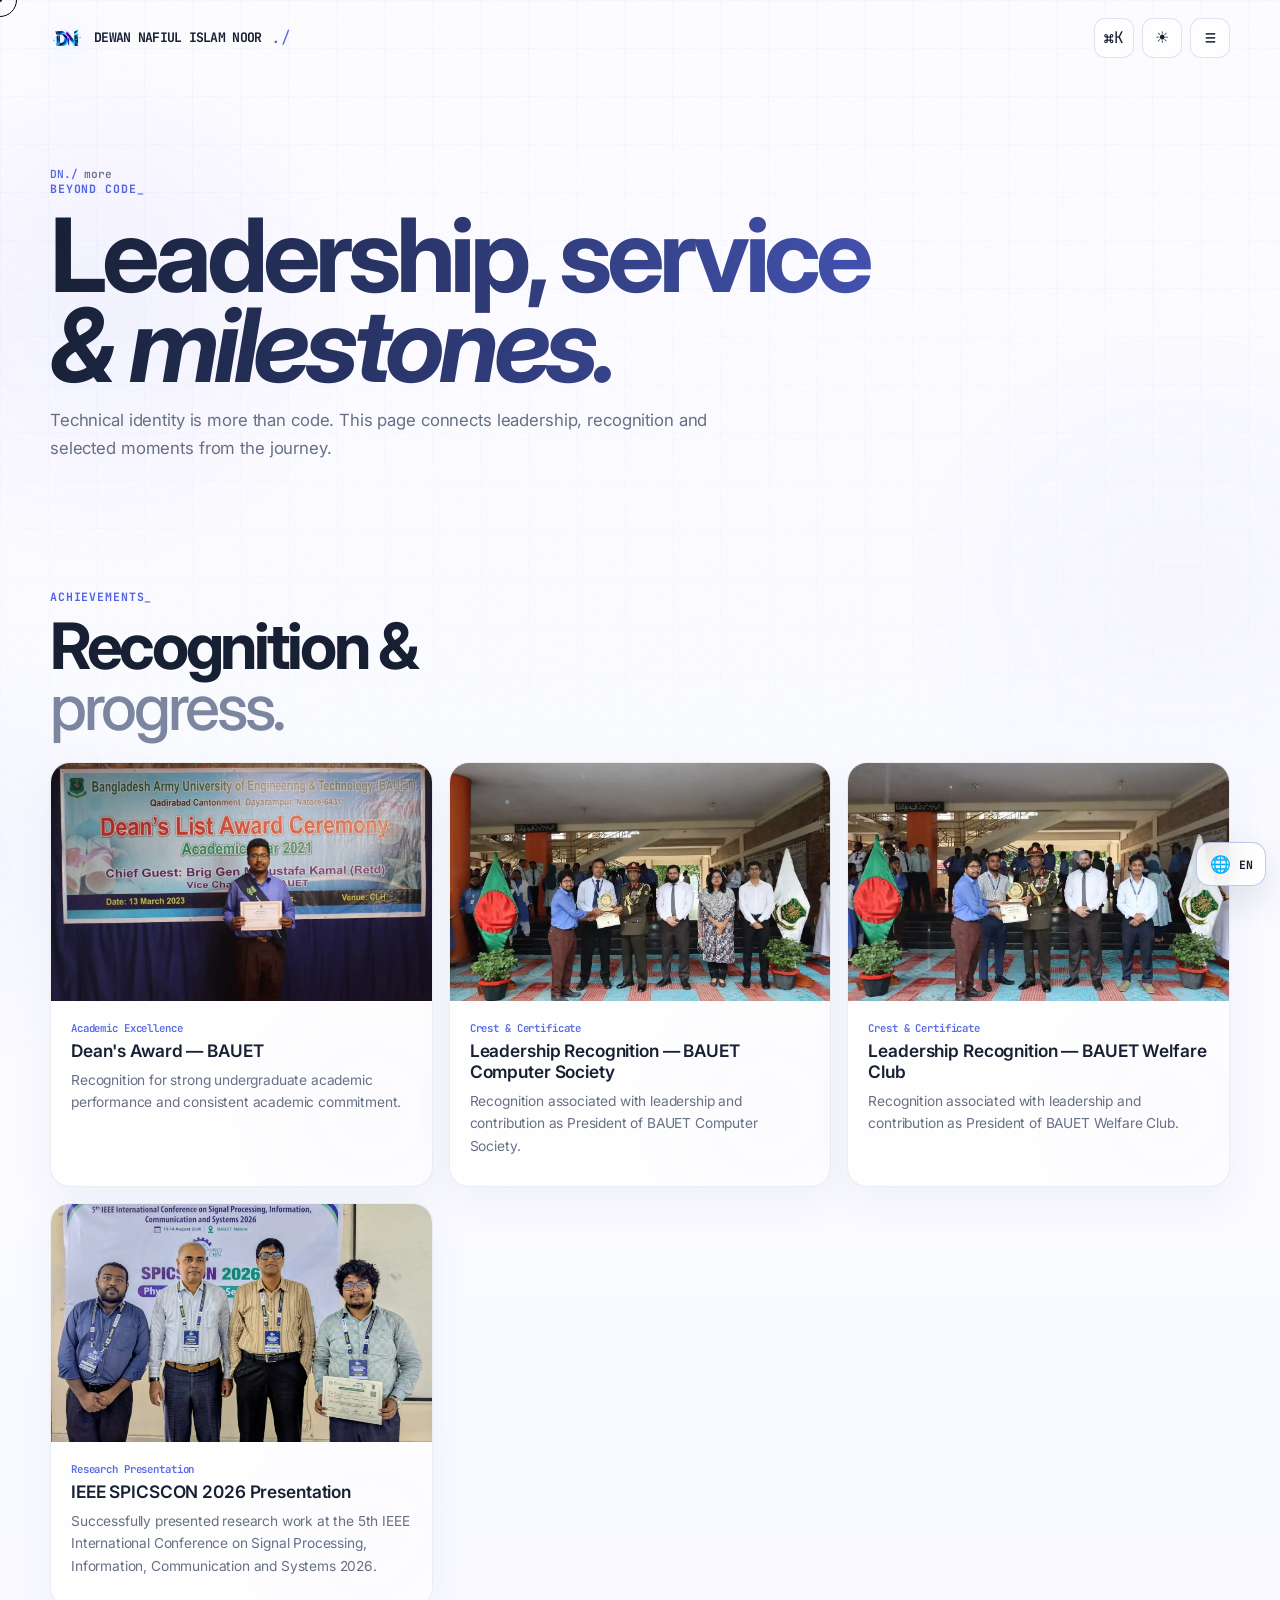
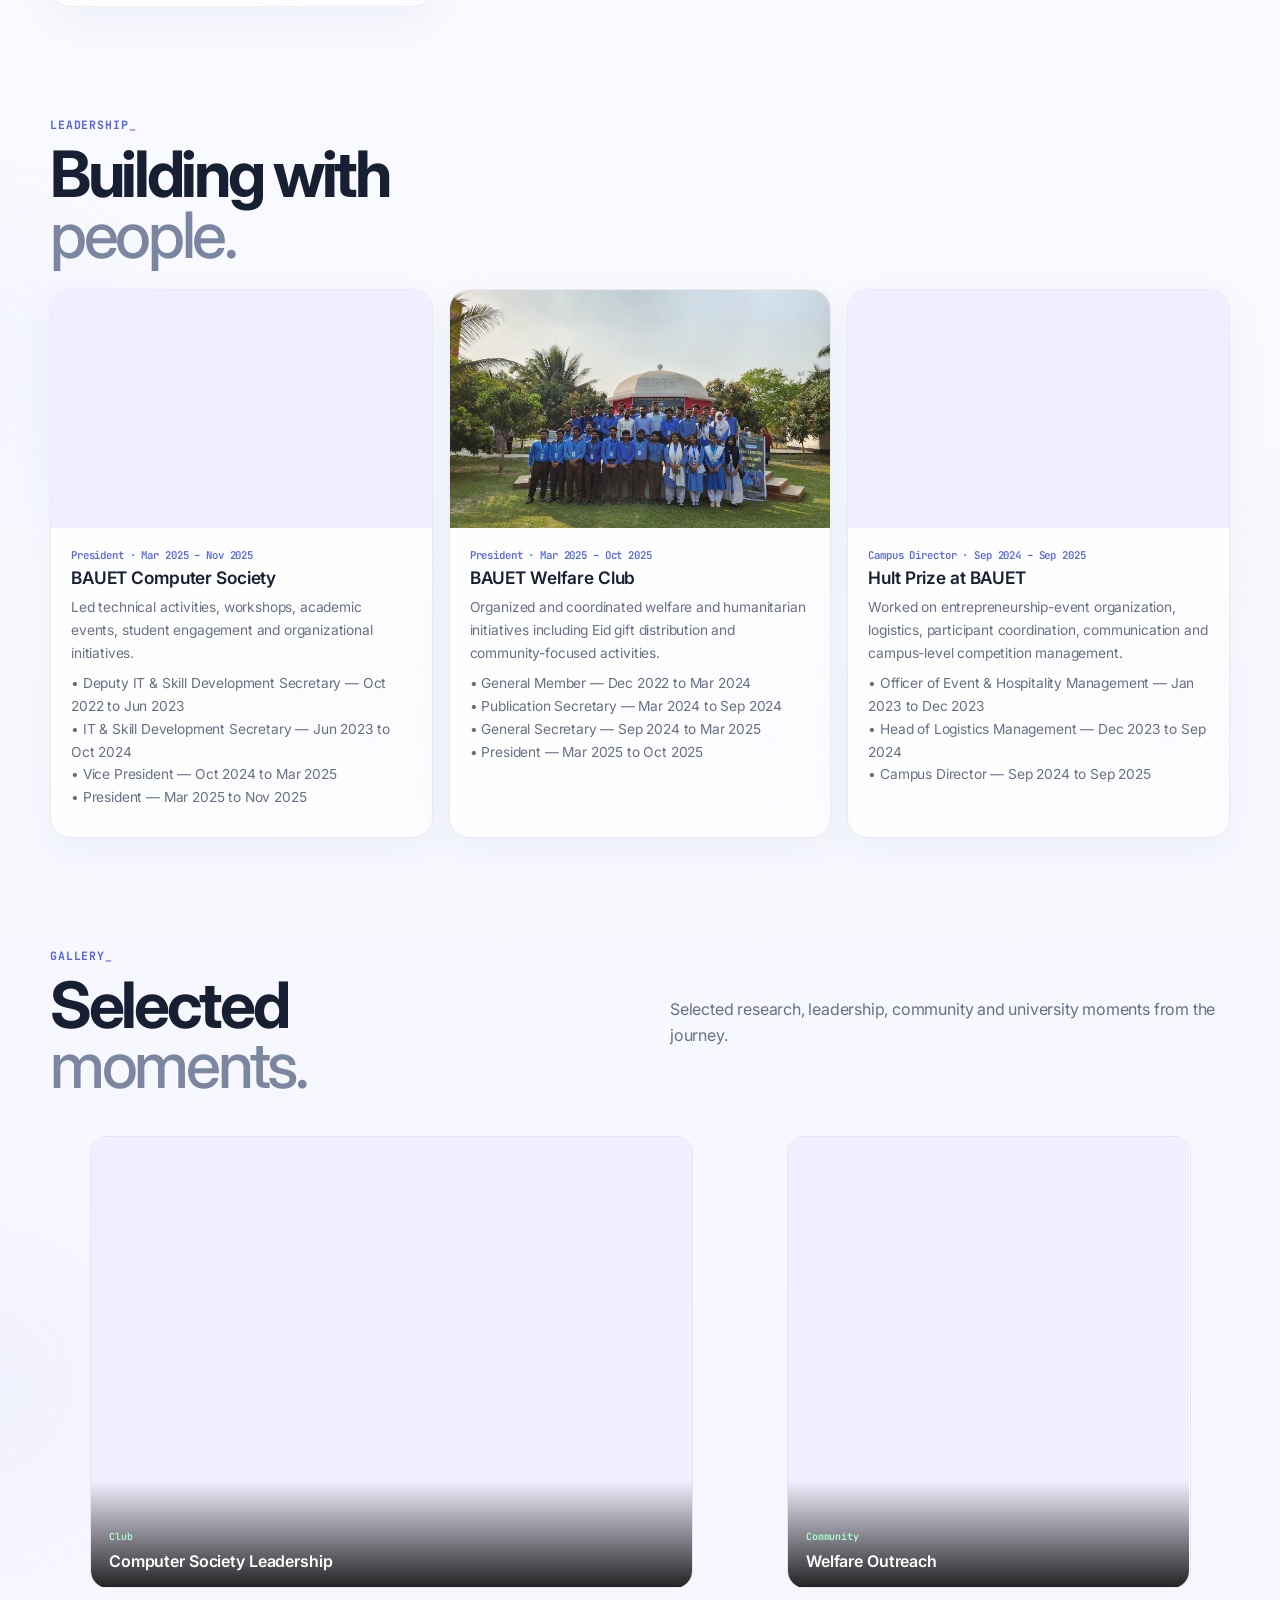
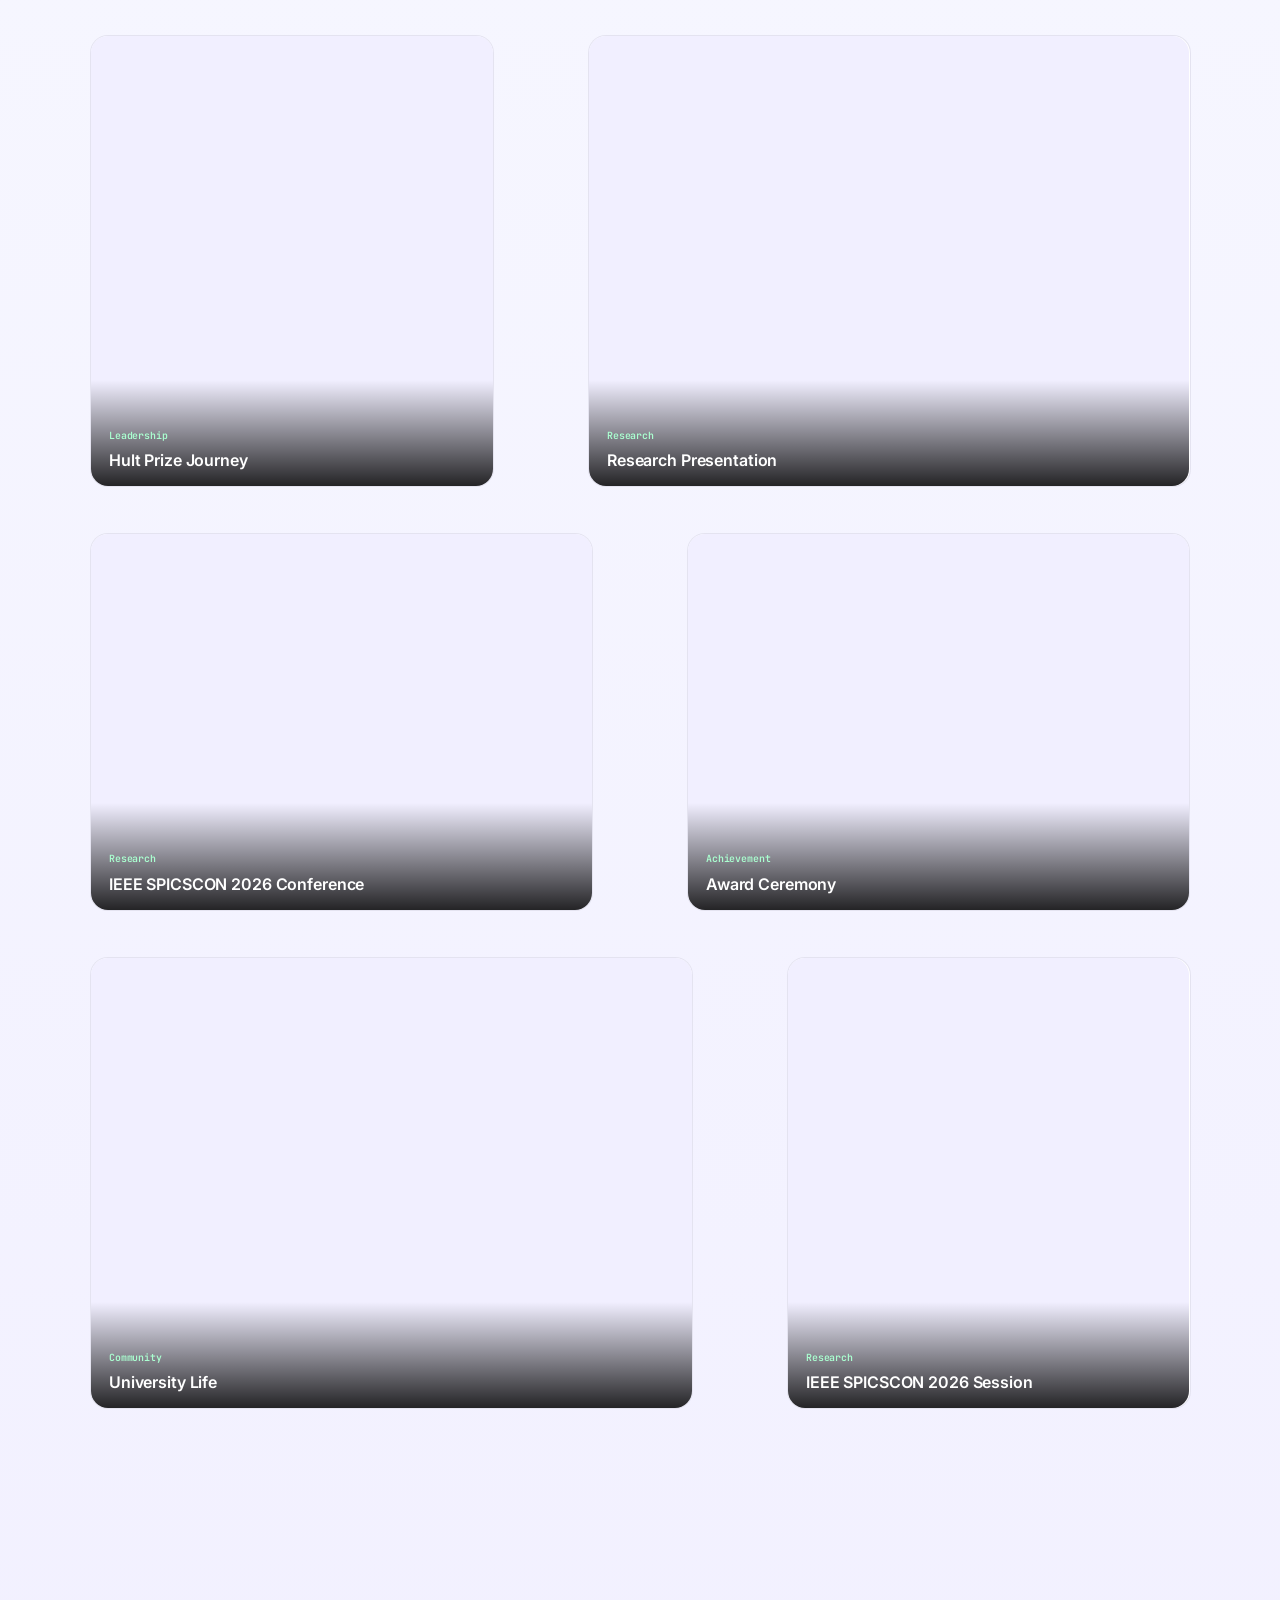
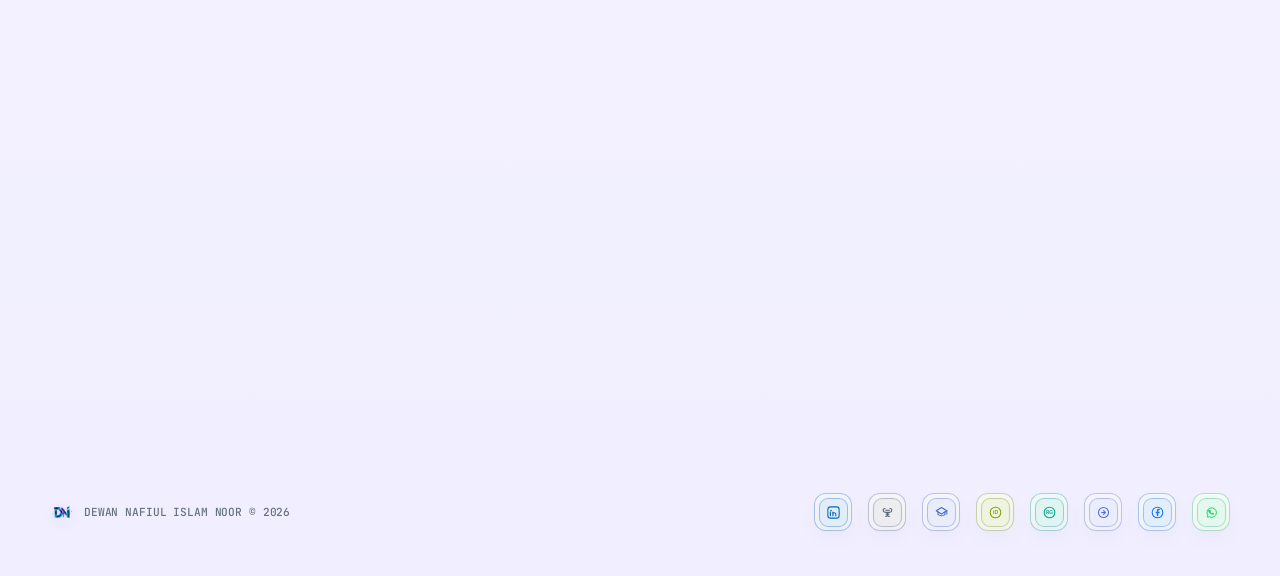
<file: achievements.html>
<!DOCTYPE html>
<html data-theme="light" lang="en"><head><meta charset="utf-8"/><meta content="width=device-width,initial-scale=1,viewport-fit=cover" name="viewport"/><meta content="#f7f8fc" name="theme-color"/><meta content="light dark" name="color-scheme"/><title>Achievements &amp; Leadership — Dewan Nafiul Islam Noor</title><meta content="Leadership, achievements and gallery of Dewan Nafiul Islam Noor." name="description"/><meta content="Achievements &amp; Leadership — Dewan Nafiul Islam Noor" property="og:title"/><meta content="Leadership, achievements and gallery of Dewan Nafiul Islam Noor." property="og:description"/><meta content="https://dewannoor28.github.io/assets/images/og-card.jpg" property="og:image"/><link rel="icon" type="image/png" sizes="32x32" href="assets/images/favicon-32x32.png"/><link rel="icon" type="image/png" sizes="16x16" href="assets/images/favicon-16x16.png"/><link rel="apple-touch-icon" sizes="180x180" href="assets/images/apple-touch-icon.png"/><link rel="manifest" href="site.webmanifest"/><link rel="shortcut icon" href="favicon.ico"/><link rel="preconnect" href="https://fonts.googleapis.com"/><link rel="preconnect" href="https://fonts.gstatic.com" crossorigin/><link href="https://fonts.googleapis.com/css2?family=Inter:wght@400;500;600;700;800&family=JetBrains+Mono:wght@400;500;600&display=swap" rel="stylesheet"/><link href="styles.css?v=41" rel="stylesheet"/><link rel="canonical" href="https://dewannoor28.github.io/achievements.html"/><meta property="og:type" content="website"/><meta property="og:url" content="https://dewannoor28.github.io/achievements.html"/><meta name="twitter:card" content="summary_large_image"/><meta name="twitter:title" content="Achievements &amp; Leadership — Dewan Nafiul Islam Noor"/><meta name="twitter:description" content="Leadership, achievements and gallery of Dewan Nafiul Islam Noor."/><meta name="twitter:image" content="https://dewannoor28.github.io/assets/images/og-card.jpg"/><link rel="stylesheet" href="portfolio-refinements.css?v=20261117"/></head><body data-page="achievements">
<div class="progress"></div><div class="bg-grid"></div><canvas id="code-canvas"></canvas><div class="noise"></div>
<div class="cursor"></div><div class="cursor-dot"></div>
<header class="site-header"><div class="container nav">
<a class="brand notranslate" translate="no" href="index.html" aria-label="Dewan Nafiul Islam Noor home"><img class="brand-mark" src="assets/images/logo-mark.webp" alt="DNI logo" width="34" height="34"/><span class="brand-text">DEWAN NAFIUL ISLAM NOOR</span><span class="brand-accent">./</span></a>
<nav aria-label="Primary" class="nav-links"><a data-nav="home" href="index.html">Home</a><a data-nav="experience" href="experience.html">Experience</a><a data-nav="research" href="research.html">Research</a><a data-nav="publications" href="publications.html">Publications</a><a data-nav="projects" href="projects.html">Projects</a><a data-nav="education" href="education.html">Education</a><a data-nav="leadership" href="leadership-learning.html">Leadership &amp; Learning</a><a data-nav="gallery" href="gallery.html">Gallery</a></nav>
<div class="nav-actions"><button aria-label="Open command palette" class="icon-btn" id="command-open" title="Command palette (Ctrl/Cmd + K)">⌘K</button><button aria-label="Toggle theme" class="icon-btn" id="theme-toggle">☾</button><button aria-label="Menu" class="menu-btn" id="menu-toggle">≡</button></div>
<nav class="mobile-nav" id="mobile-nav" aria-label="Mobile navigation"><a href="index.html">Home</a><a href="experience.html">Experience</a><a href="research.html">Research</a><a href="publications.html">Publications</a><a href="projects.html">Projects</a><a href="education.html">Education</a><a href="leadership-learning.html">Leadership &amp; Learning</a><a href="gallery.html">Gallery</a></nav>
</div></header><main><section class="page-hero"><div class="container"><div class="breadcrumbs"><a href="index.html">DN./</a> more</div><div class="section-tag">BEYOND CODE</div><h1>Leadership, service<br/><em>&amp; milestones.</em></h1><p>Technical identity is more than code. This page connects leadership, recognition and selected moments from the journey.</p></div></section><section class="section"><div class="container"><div class="section-head"><div><div class="section-tag">ACHIEVEMENTS</div><h2 class="section-title">Recognition &amp;<br/><em>progress.</em></h2></div></div><div class="achievement-grid" id="achievement-grid"></div></div></section><section class="section"><div class="container"><div class="section-head"><div><div class="section-tag">LEADERSHIP</div><h2 class="section-title">Building with<br/><em>people.</em></h2></div></div><div class="leadership-grid" id="leadership-grid"></div></div></section><section class="section"><div class="container"><div class="section-head"><div><div class="section-tag">GALLERY</div><h2 class="section-title">Selected<br/><em>moments.</em></h2></div><p class="section-lead">Selected research, leadership, community and university moments from the journey.</p></div><div class="gallery" id="gallery-grid"></div></div></section></main>
<footer class="footer"><div class="container"><div class="footer-brand notranslate" translate="no"><img class="footer-logo" src="assets/images/logo-mark.webp" alt="DNI logo" width="24" height="24"/><span>DEWAN NAFIUL ISLAM NOOR © <span class="js-year"></span></span></div><div id="footer-social"></div></div></footer>
<div class="language-switcher notranslate" id="language-switcher" translate="no">
<button class="language-fab" id="language-toggle" type="button" aria-label="Choose language" aria-expanded="false" aria-controls="language-menu"><span aria-hidden="true">🌐</span><span id="language-code">EN</span></button>
<div class="language-menu" id="language-menu" role="menu" aria-label="Choose language">
<button type="button" data-lang="en" role="menuitem"><b>EN</b><span>English</span></button>
<button type="button" data-lang="bn" role="menuitem"><b>BN</b><span>বাংলা</span></button>
<button type="button" data-lang="hi" role="menuitem"><b>HI</b><span>हिन्दी</span></button>
<button type="button" data-lang="ar" role="menuitem"><b>AR</b><span>العربية</span></button>
<button type="button" data-lang="ja" role="menuitem"><b>JA</b><span>日本語</span></button>
<button type="button" data-lang="de" role="menuitem"><b>DE</b><span>Deutsch</span></button>
</div>
</div>
<div id="google_translate_element" class="google-translate-host notranslate" translate="no" aria-hidden="true"></div>
<div class="command" id="command"><div class="command-box"><div class="command-search"><span class="mono">›</span><input autocomplete="off" id="command-input" placeholder="Search portfolio or type a destination…"/><button type="button" class="icon-btn" aria-label="Close search" onclick="document.getElementById('command').classList.remove('open')">×</button></div><div class="command-results" id="command-results"></div></div></div>
<div class="image-modal" id="image-modal"><button aria-label="Close" id="modal-close">×</button><img alt="" id="modal-image"/></div>
<script defer src="data.js?v=41"></script><script defer src="app.js?v=42"></script><script defer src="portfolio-refinements.js?v=20261117"></script></body></html>
</file>
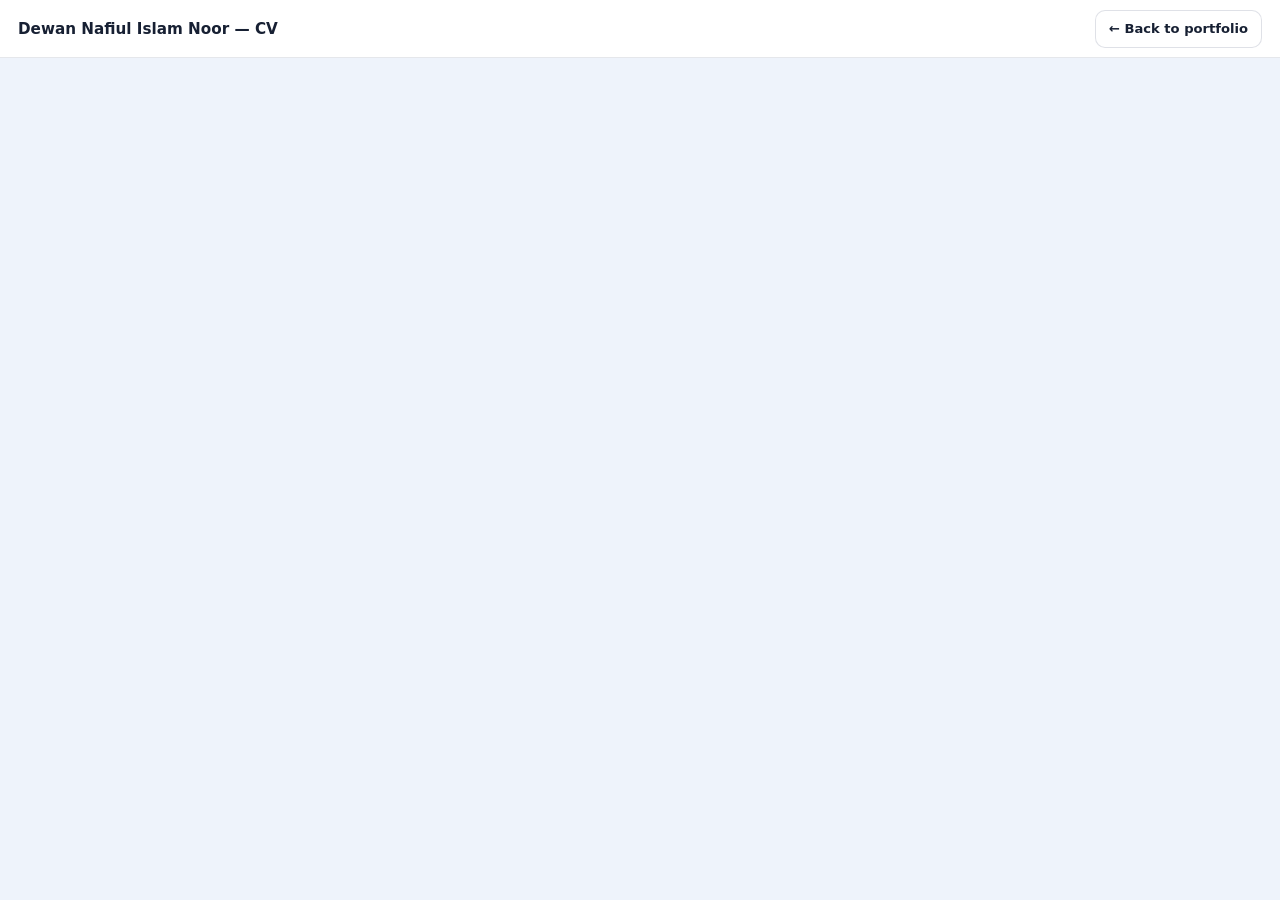
<file: cv.html>
<!doctype html>
<html lang="en">
<head>
  <meta charset="utf-8">
  <meta name="viewport" content="width=device-width,initial-scale=1,viewport-fit=cover">
  <meta name="robots" content="noindex,nofollow">
  <meta name="theme-color" content="#f7f8fc">
  <title>CV Viewer — Dewan Nafiul Islam Noor</title>
  <style>
    *{box-sizing:border-box}
    html,body{margin:0;width:100%;height:100%;background:#f7f8fc;color:#172033;font-family:Inter,system-ui,-apple-system,BlinkMacSystemFont,"Segoe UI",sans-serif}
    body{display:grid;grid-template-rows:auto 1fr;overflow:hidden}
    .bar{height:58px;display:flex;align-items:center;justify-content:space-between;gap:16px;padding:0 18px;border-bottom:1px solid rgba(55,73,105,.13);background:rgba(255,255,255,.94);backdrop-filter:blur(10px)}
    .title{min-width:0;font-weight:700;font-size:.95rem;white-space:nowrap;overflow:hidden;text-overflow:ellipsis}
    .back{display:inline-flex;align-items:center;justify-content:center;min-height:38px;padding:8px 13px;border:1px solid rgba(55,73,105,.16);border-radius:10px;color:#172033;text-decoration:none;font-size:.82rem;font-weight:600;background:#fff}
    .viewer{width:100%;height:100%;border:0;background:#eef3fb}
    @media(max-width:600px){.bar{height:54px;padding:0 12px}.title{font-size:.82rem}.back{min-height:36px;padding:7px 10px;font-size:.75rem}}
  </style>
</head>
<body>
  <header class="bar">
    <div class="title">Dewan Nafiul Islam Noor — CV</div>
    <a class="back" href="index.html">← Back to portfolio</a>
  </header>
  <iframe
    class="viewer"
    title="Dewan Nafiul Islam Noor CV"
    src="assets/cv/Dewan_Nafiul_Islam_Noor_CV.pdf#toolbar=0&navpanes=0&scrollbar=1&view=FitH"
    loading="eager">
  </iframe>
</body>
</html>
</file>
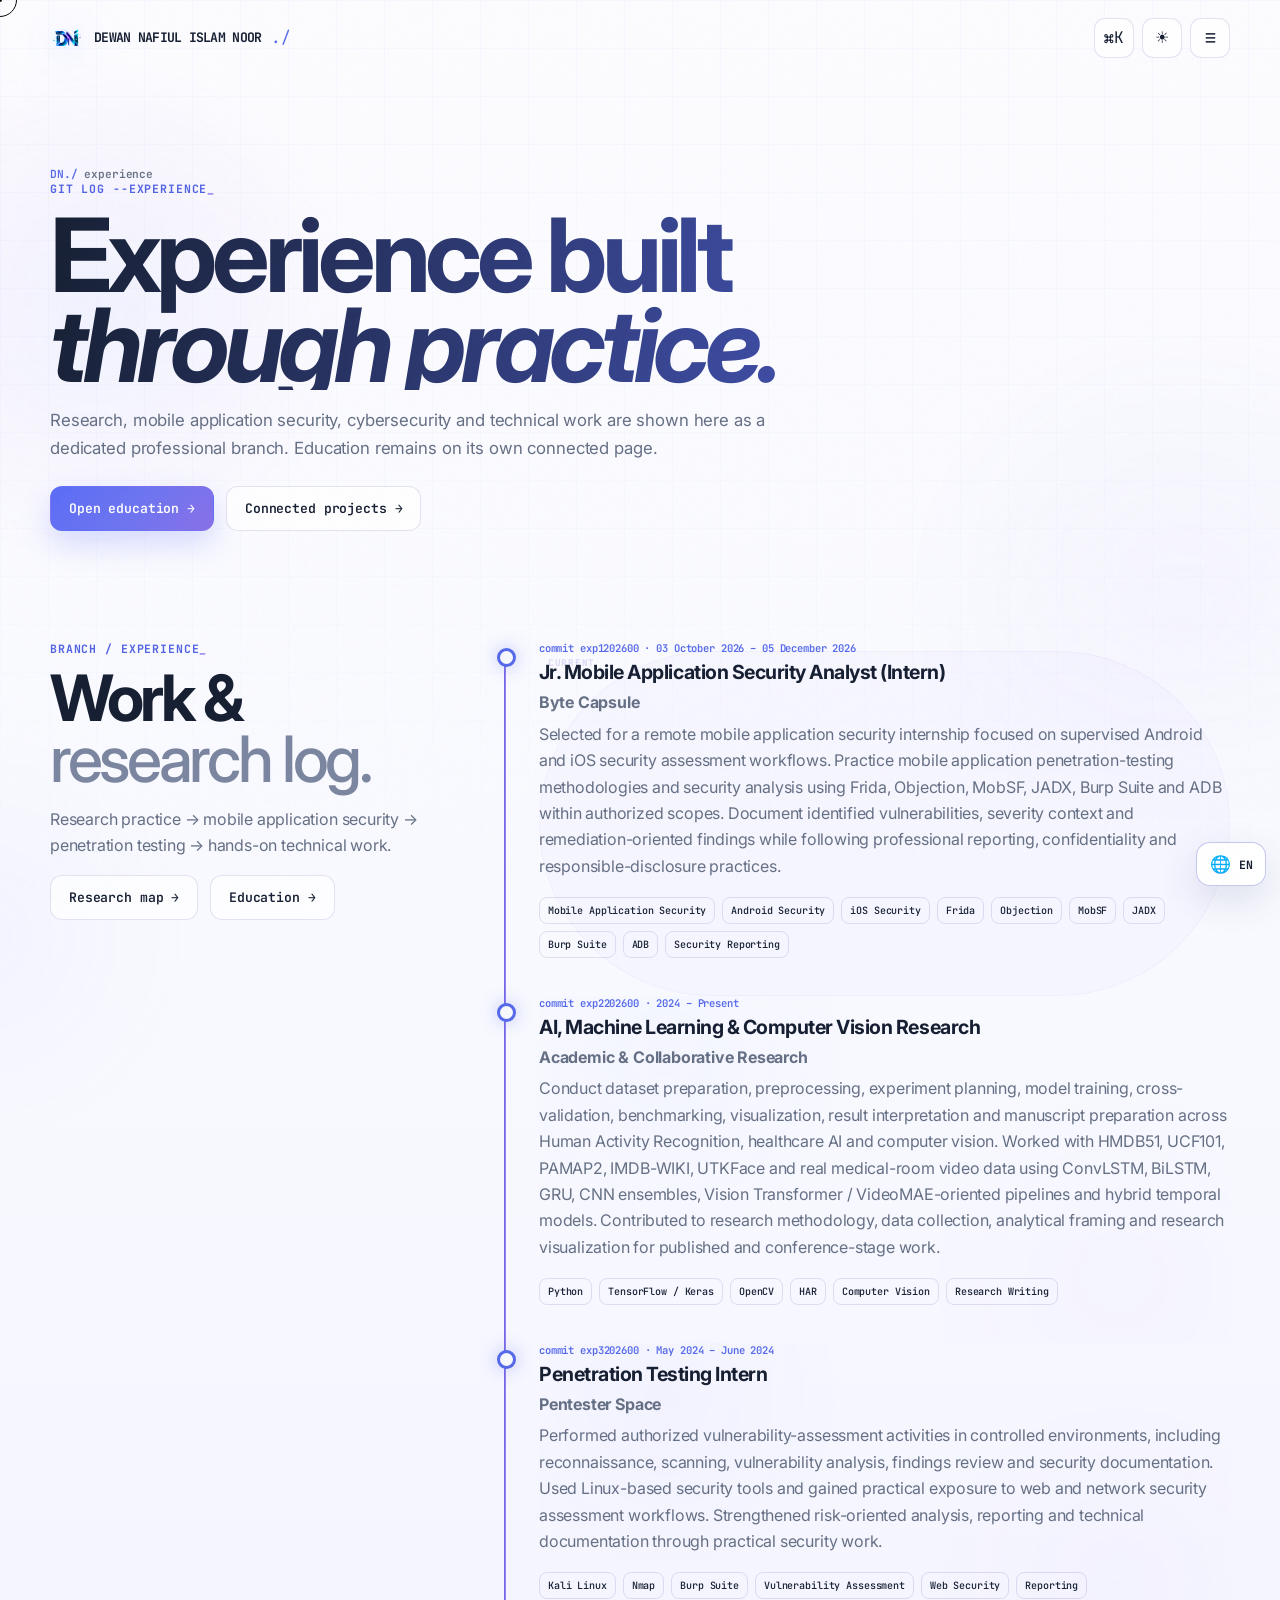
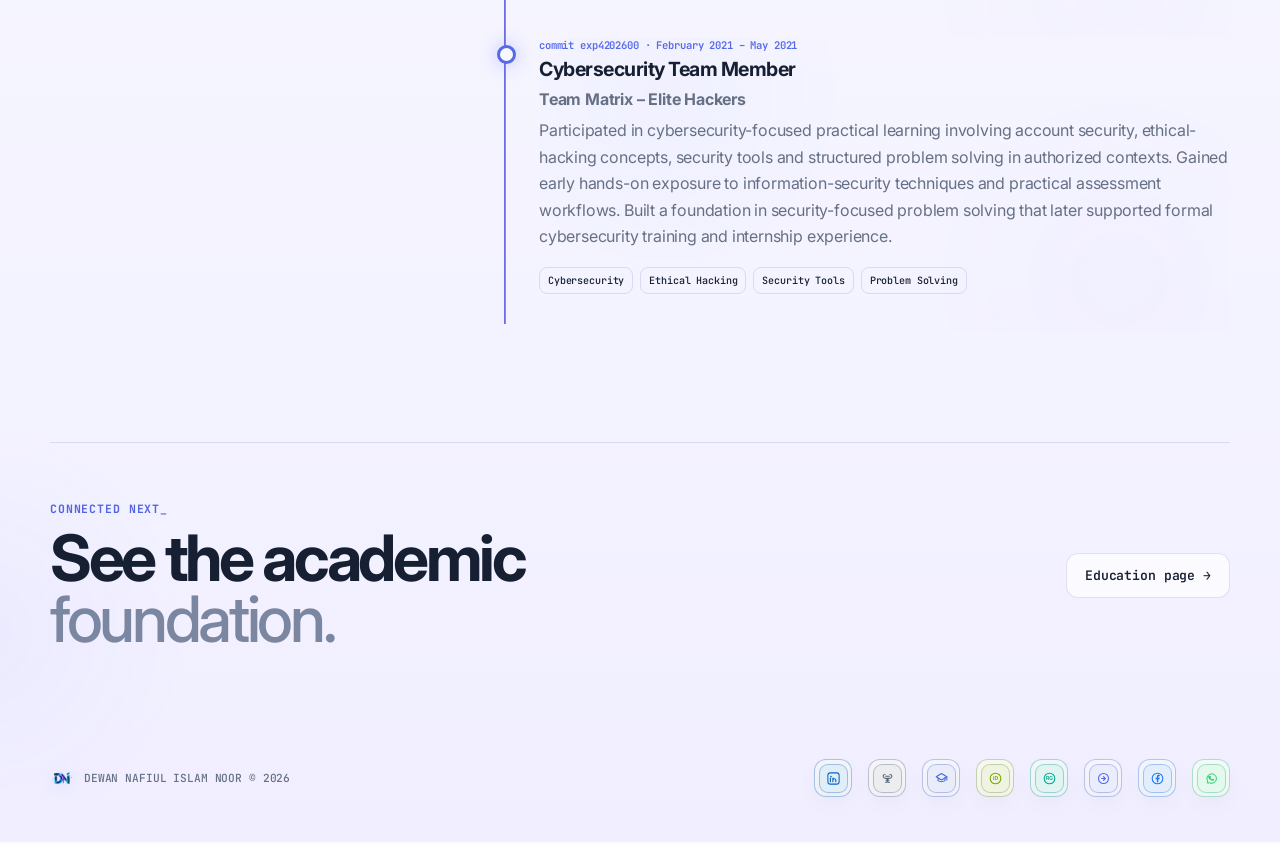
<file: experience.html>
<!DOCTYPE html>

<html data-theme="light" lang="en"><head><meta charset="utf-8"/><meta content="width=device-width,initial-scale=1,viewport-fit=cover" name="viewport"/><meta content="#f7f8fc" name="theme-color"/><meta content="light dark" name="color-scheme"/><title>Experience — Dewan Nafiul Islam Noor</title><meta content="Research, cybersecurity and technical experience of Dewan Nafiul Islam Noor." name="description"/><meta content="Experience — Dewan Nafiul Islam Noor" property="og:title"/><meta content="Research, cybersecurity and technical experience of Dewan Nafiul Islam Noor." property="og:description"/><meta content="https://dewannoor28.github.io/assets/images/og-card.jpg" property="og:image"/><link rel="icon" type="image/png" sizes="32x32" href="assets/images/favicon-32x32.png"/><link rel="icon" type="image/png" sizes="16x16" href="assets/images/favicon-16x16.png"/><link rel="apple-touch-icon" sizes="180x180" href="assets/images/apple-touch-icon.png"/><link rel="manifest" href="site.webmanifest"/><link rel="shortcut icon" href="favicon.ico"/><link rel="preconnect" href="https://fonts.googleapis.com"/><link rel="preconnect" href="https://fonts.gstatic.com" crossorigin/><link href="https://fonts.googleapis.com/css2?family=Inter:wght@400;500;600;700;800&family=JetBrains+Mono:wght@400;500;600&display=swap" rel="stylesheet"/><link href="styles.css?v=41" rel="stylesheet"/><link rel="canonical" href="https://dewannoor28.github.io/experience.html"/><meta property="og:type" content="website"/><meta property="og:url" content="https://dewannoor28.github.io/experience.html"/><meta name="twitter:card" content="summary_large_image"/><meta name="twitter:title" content="Experience — Dewan Nafiul Islam Noor"/><meta name="twitter:description" content="Research, cybersecurity and technical experience of Dewan Nafiul Islam Noor."/><meta name="twitter:image" content="https://dewannoor28.github.io/assets/images/og-card.jpg"/><link rel="stylesheet" href="portfolio-refinements.css?v=20261117"/></head><body data-page="experience">
<div class="progress"></div><div class="bg-grid"></div><canvas id="code-canvas"></canvas><div class="noise"></div>
<div class="cursor"></div><div class="cursor-dot"></div>
<header class="site-header"><div class="container nav">
<a class="brand notranslate" translate="no" href="index.html" aria-label="Dewan Nafiul Islam Noor home"><img class="brand-mark" src="assets/images/logo-mark.webp" alt="DNI logo" width="34" height="34"/><span class="brand-text">DEWAN NAFIUL ISLAM NOOR</span><span class="brand-accent">./</span></a>
<nav aria-label="Primary" class="nav-links"><a data-nav="home" href="index.html">Home</a><a data-nav="experience" href="experience.html">Experience</a><a data-nav="research" href="research.html">Research</a><a data-nav="publications" href="publications.html">Publications</a><a data-nav="projects" href="projects.html">Projects</a><a data-nav="education" href="education.html">Education</a><a data-nav="leadership" href="leadership-learning.html">Leadership &amp; Learning</a><a data-nav="gallery" href="gallery.html">Gallery</a></nav>
<div class="nav-actions"><button aria-label="Open command palette" class="icon-btn" id="command-open" title="Command palette (Ctrl/Cmd + K)">⌘K</button><button aria-label="Toggle theme" class="icon-btn" id="theme-toggle">☾</button><button aria-label="Menu" class="menu-btn" id="menu-toggle">≡</button></div>
<nav class="mobile-nav" id="mobile-nav" aria-label="Mobile navigation"><a href="index.html">Home</a><a href="experience.html">Experience</a><a href="research.html">Research</a><a href="publications.html">Publications</a><a href="projects.html">Projects</a><a href="education.html">Education</a><a href="leadership-learning.html">Leadership &amp; Learning</a><a href="gallery.html">Gallery</a></nav>
</div></header><main>
<section class="page-hero"><div class="container"><div class="breadcrumbs"><a href="index.html">DN./</a> experience</div><div class="section-tag">GIT LOG --EXPERIENCE</div><h1>Experience built<br/><em>through practice.</em></h1><p>Research, mobile application security, cybersecurity and technical work are shown here as a dedicated professional branch. Education remains on its own connected page.</p><div class="actions page-hero-actions"><a class="btn primary" href="education.html">Open education →</a><a class="btn ghost" href="projects.html">Connected projects →</a></div></div></section>
<section class="section"><div class="container detail-shell"><aside class="detail-aside reveal"><div class="section-tag">BRANCH / EXPERIENCE</div><h2 class="section-title">Work &amp;<br/><em>research log.</em></h2><p class="section-lead">Research practice → mobile application security → penetration testing → hands-on technical work.</p><div class="actions"><a class="btn ghost" href="research.html">Research map →</a><a class="btn ghost" href="education.html">Education →</a></div></aside><div class="git-timeline reveal" id="experience-timeline"></div></div></section>
<section class="section connected-strip"><div class="container"><div class="section-head reveal"><div><div class="section-tag">CONNECTED NEXT</div><h2 class="section-title">See the academic<br/><em>foundation.</em></h2></div><a class="btn ghost" href="education.html">Education page →</a></div></div></section>
</main>
<footer class="footer"><div class="container"><div class="footer-brand notranslate" translate="no"><img class="footer-logo" src="assets/images/logo-mark.webp" alt="DNI logo" width="24" height="24"/><span>DEWAN NAFIUL ISLAM NOOR © <span class="js-year"></span></span></div><div id="footer-social"></div></div></footer>
<div class="language-switcher notranslate" id="language-switcher" translate="no">
<button class="language-fab" id="language-toggle" type="button" aria-label="Choose language" aria-expanded="false" aria-controls="language-menu"><span aria-hidden="true">🌐</span><span id="language-code">EN</span></button>
<div class="language-menu" id="language-menu" role="menu" aria-label="Choose language">
<button type="button" data-lang="en" role="menuitem"><b>EN</b><span>English</span></button>
<button type="button" data-lang="bn" role="menuitem"><b>BN</b><span>বাংলা</span></button>
<button type="button" data-lang="hi" role="menuitem"><b>HI</b><span>हिन्दी</span></button>
<button type="button" data-lang="ar" role="menuitem"><b>AR</b><span>العربية</span></button>
<button type="button" data-lang="ja" role="menuitem"><b>JA</b><span>日本語</span></button>
<button type="button" data-lang="de" role="menuitem"><b>DE</b><span>Deutsch</span></button>
</div>
</div>
<div id="google_translate_element" class="google-translate-host notranslate" translate="no" aria-hidden="true"></div>
<div class="command" id="command"><div class="command-box"><div class="command-search"><span class="mono">›</span><input autocomplete="off" id="command-input" placeholder="Search portfolio or type a destination…"/><button type="button" class="icon-btn" aria-label="Close search" onclick="document.getElementById('command').classList.remove('open')">×</button></div><div class="command-results" id="command-results"></div></div></div>
<div class="image-modal" id="image-modal"><button aria-label="Close" id="modal-close">×</button><img alt="" id="modal-image"/></div>
<script defer src="data.js?v=41"></script><script defer src="app.js?v=42"></script><script defer src="portfolio-refinements.js?v=20261117"></script></body></html>
</file>
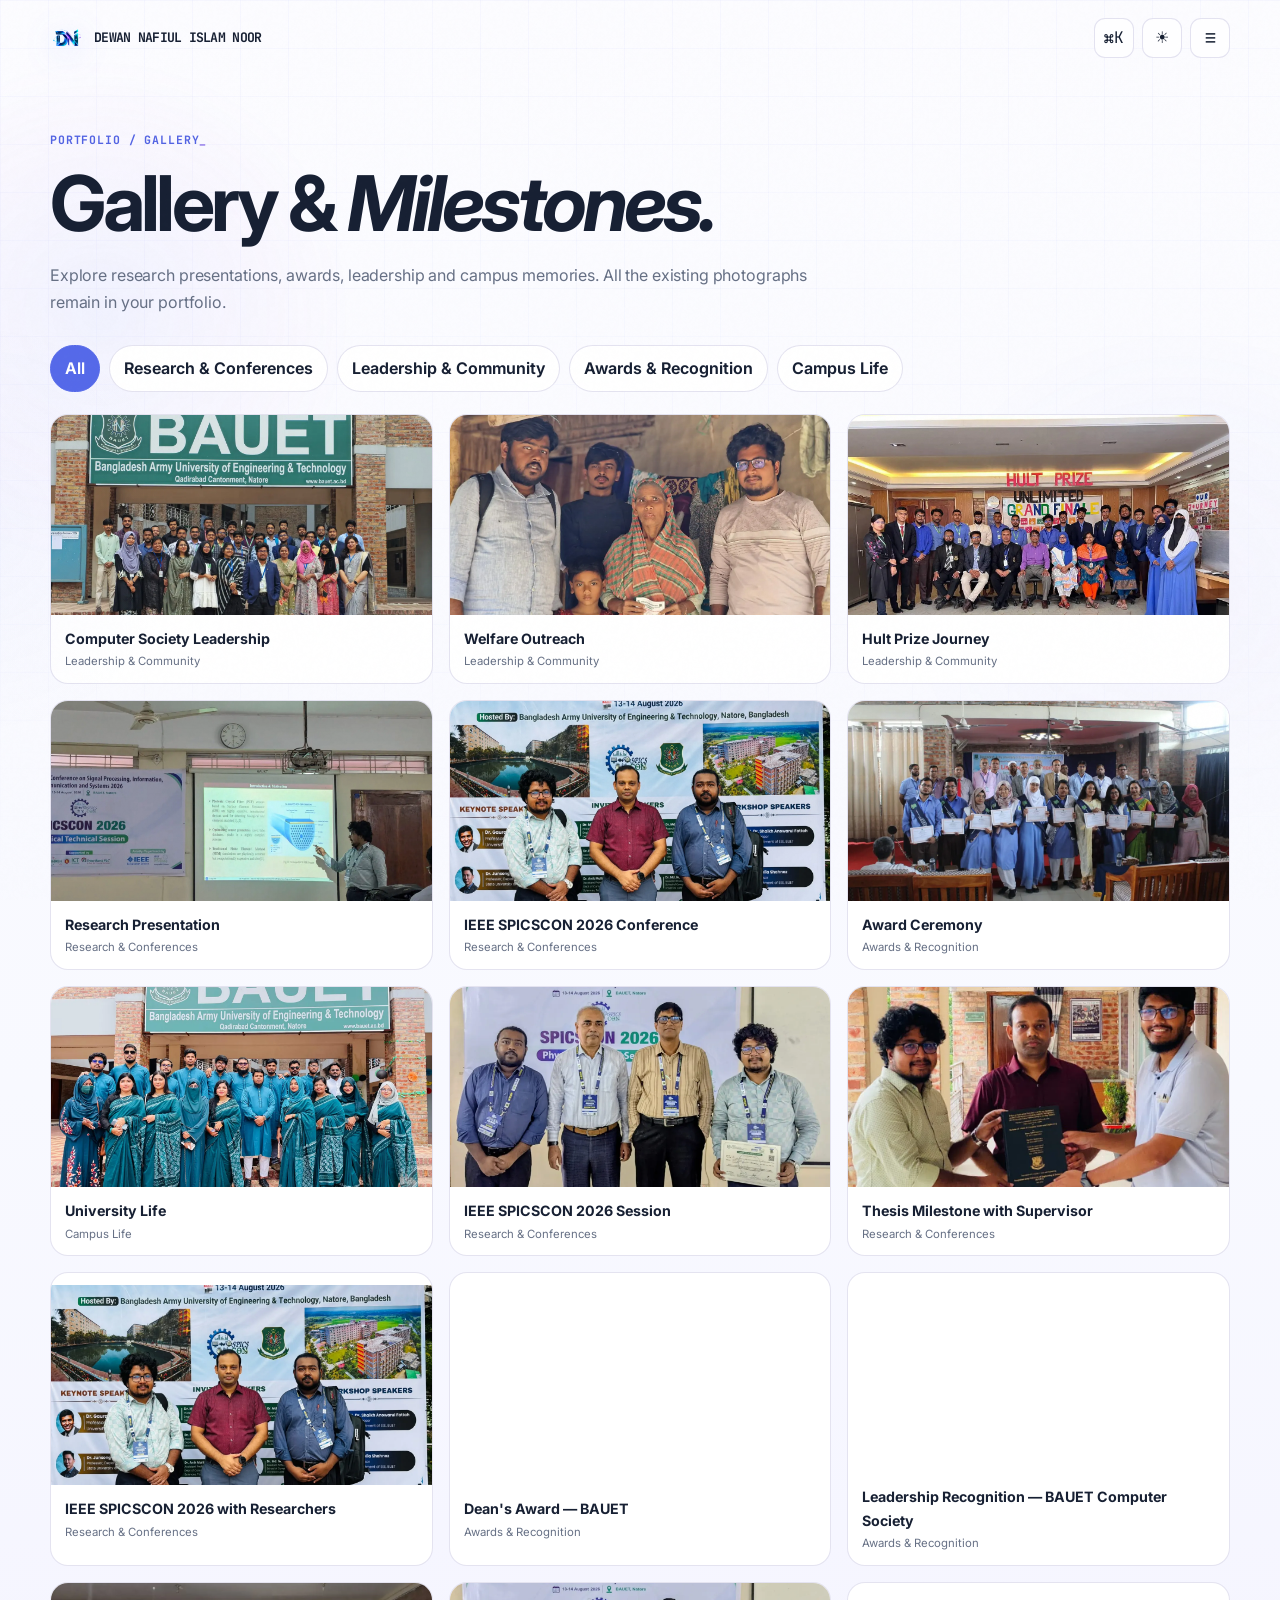
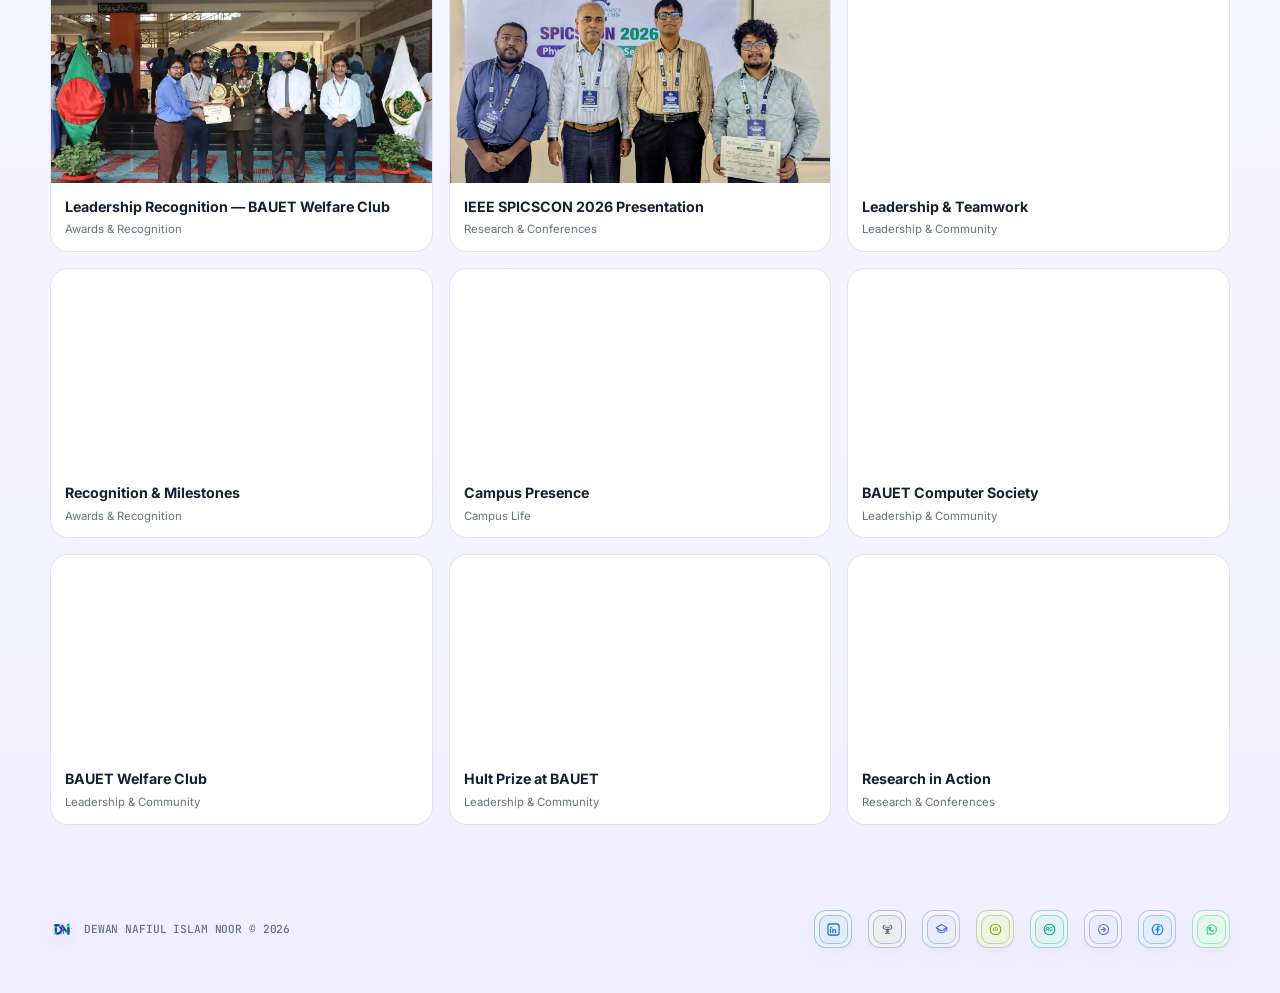
<file: gallery.html>
<!doctype html><html lang="en" data-theme="light"><head><meta charset="utf-8"/><meta content="width=device-width,initial-scale=1,viewport-fit=cover" name="viewport"/><meta content="#f7f8fc" name="theme-color"/><meta content="light dark" name="color-scheme"/><title>Gallery — Dewan Nafiul Islam Noor</title><meta content="Research, leadership and achievement photo gallery of Dewan Nafiul Islam Noor." name="description"/><meta content="Dewan Nafiul Islam Noor — AI/ML Researcher &amp; Mobile Security Intern" property="og:title"/><meta content="CSE postgraduate at RUET working in AI/ML research, Human Activity Recognition, Computer Vision, Healthcare AI and mobile application security." property="og:description"/><meta content="https://dewannoor28.github.io/assets/images/og-card.jpg" property="og:image"/><link rel="icon" type="image/png" sizes="32x32" href="assets/images/favicon-32x32.png"/><link rel="icon" type="image/png" sizes="16x16" href="assets/images/favicon-16x16.png"/><link rel="apple-touch-icon" sizes="180x180" href="assets/images/apple-touch-icon.png"/><link rel="manifest" href="site.webmanifest"/><link rel="shortcut icon" href="favicon.ico"/><link rel="preload" as="image" href="assets/images/logo-mark.webp" fetchpriority="high"/><link rel="preload" as="image" href="assets/images/profile-main.webp" fetchpriority="high"/><link rel="preconnect" href="https://fonts.googleapis.com"/><link rel="preconnect" href="https://fonts.gstatic.com" crossorigin/><link href="https://fonts.googleapis.com/css2?family=Inter:wght@400;500;600;700;800&family=JetBrains+Mono:wght@400;500;600&display=swap" rel="stylesheet"/><link href="styles.css?v=41" rel="stylesheet"/><link rel="canonical" href="https://dewannoor28.github.io/gallery.html"/><meta property="og:type" content="website"/><meta property="og:url" content="https://dewannoor28.github.io/gallery.html"/><meta name="twitter:card" content="summary_large_image"/><meta name="twitter:title" content="Dewan Nafiul Islam Noor — AI/ML Researcher &amp; Mobile Security Intern"/><meta name="twitter:description" content="Portfolio of Dewan Nafiul Islam Noor — CSE postgraduate at RUET working in AI/ML research, Human Activity Recognition, Computer Vision, Healthcare AI and mobile application security."/><meta name="twitter:image" content="https://dewannoor28.github.io/assets/images/og-card.jpg"/><link rel="stylesheet" href="portfolio-refinements.css?v=20261117-gallery2"/></head><body data-page="gallery"><div class="progress"></div><div class="bg-grid"></div><div class="noise"></div><header class="site-header"><div class="container nav"><a class="brand" href="index.html"><img class="brand-mark" src="assets/images/logo-mark.webp" width="34" height="34" alt="DNI logo"/><span class="brand-text">DEWAN NAFIUL ISLAM NOOR</span></a><nav aria-label="Primary" class="nav-links"><a data-nav="home" href="index.html">Home</a><a data-nav="experience" href="experience.html">Experience</a><a data-nav="research" href="research.html">Research</a><a data-nav="publications" href="publications.html">Publications</a><a data-nav="projects" href="projects.html">Projects</a><a data-nav="education" href="education.html">Education</a><a data-nav="leadership" href="leadership-learning.html">Leadership &amp; Learning</a><a data-nav="gallery" href="gallery.html">Gallery</a></nav><div class="nav-actions"><button class="icon-btn" id="command-open" aria-label="Open search">⌘K</button><button class="icon-btn" id="theme-toggle" aria-label="Toggle theme">☾</button><button class="menu-btn" id="menu-toggle" aria-label="Menu">☰</button></div><nav class="mobile-nav" id="mobile-nav" aria-label="Mobile navigation"><a href="index.html">Home</a><a href="experience.html">Experience</a><a href="research.html">Research</a><a href="publications.html">Publications</a><a href="projects.html">Projects</a><a href="education.html">Education</a><a href="leadership-learning.html">Leadership &amp; Learning</a><a href="gallery.html">Gallery</a></nav></div></header><main><section class="portfolio-page section"><div class="container"><div class="section-tag">PORTFOLIO / GALLERY</div><h1>Gallery &amp; <em>Milestones.</em></h1><p class="portfolio-intro">Explore research presentations, awards, leadership and campus memories. All the existing photographs remain in your portfolio.</p><div class="gallery-controls"><button class="gallery-filter active" data-filter="All">All</button><button class="gallery-filter" data-filter="Research &amp; Conferences">Research &amp; Conferences</button><button class="gallery-filter" data-filter="Leadership &amp; Community">Leadership &amp; Community</button><button class="gallery-filter" data-filter="Awards &amp; Recognition">Awards &amp; Recognition</button><button class="gallery-filter" data-filter="Campus Life">Campus Life</button></div><div class="gallery-v9-grid" id="gallery-v9-grid"></div><dialog class="portfolio-modal" id="gallery-v9-modal" aria-labelledby="gallery-v9-caption" aria-describedby="gallery-v9-description"><div class="gallery-modal-top"><span class="gallery-modal-top-label">Gallery / Photo details</span><button class="modal-close-v9" id="gallery-v9-close" type="button" aria-label="Close photo details">×</button></div><div class="gallery-modal-image"><img id="gallery-v9-preview" alt=""/></div><div class="gallery-modal-content"><div class="gallery-modal-meta" id="gallery-v9-meta"></div><h2 id="gallery-v9-caption"></h2><p class="gallery-modal-role" id="gallery-v9-role" hidden></p><p class="gallery-modal-description" id="gallery-v9-description"></p></div></dialog></div></section></main><footer class="footer"><div class="container"><div class="footer-brand"><img class="footer-logo" src="assets/images/logo-mark.webp" width="24" height="24" alt="DNI logo"/><span>DEWAN NAFIUL ISLAM NOOR © <span class="js-year"></span></span></div><div id="footer-social"></div></div></footer><div class="command" id="command"><div class="command-box"><div class="command-search"><span class="mono">›</span><input id="command-input" placeholder="Search portfolio..."/><button type="button" class="icon-btn" aria-label="Close search" onclick="document.getElementById('command').classList.remove('open')">×</button></div><div class="command-results" id="command-results"></div></div></div><script defer src="data.js?v=20261117"></script><script defer src="app.js?v=20261117"></script><script defer src="portfolio-refinements.js?v=20261117-gallery2"></script></body></html>
</file>
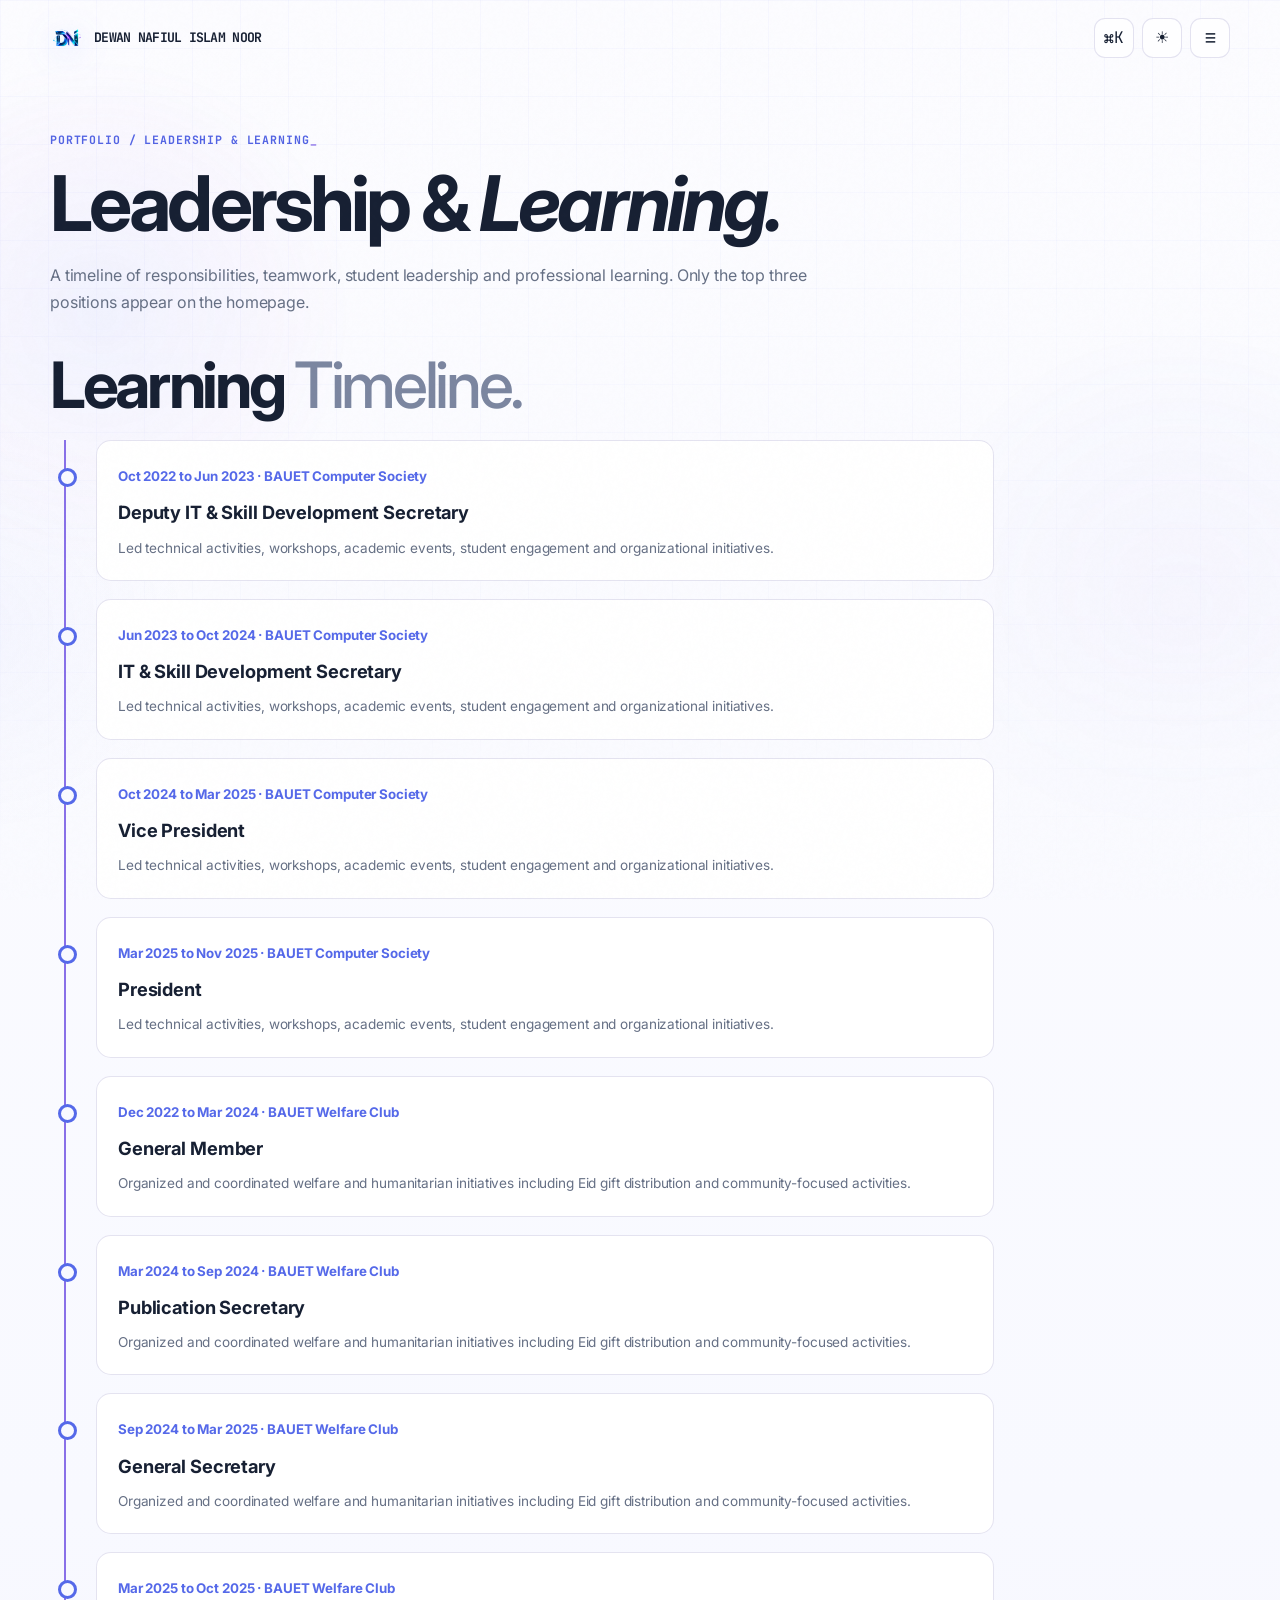
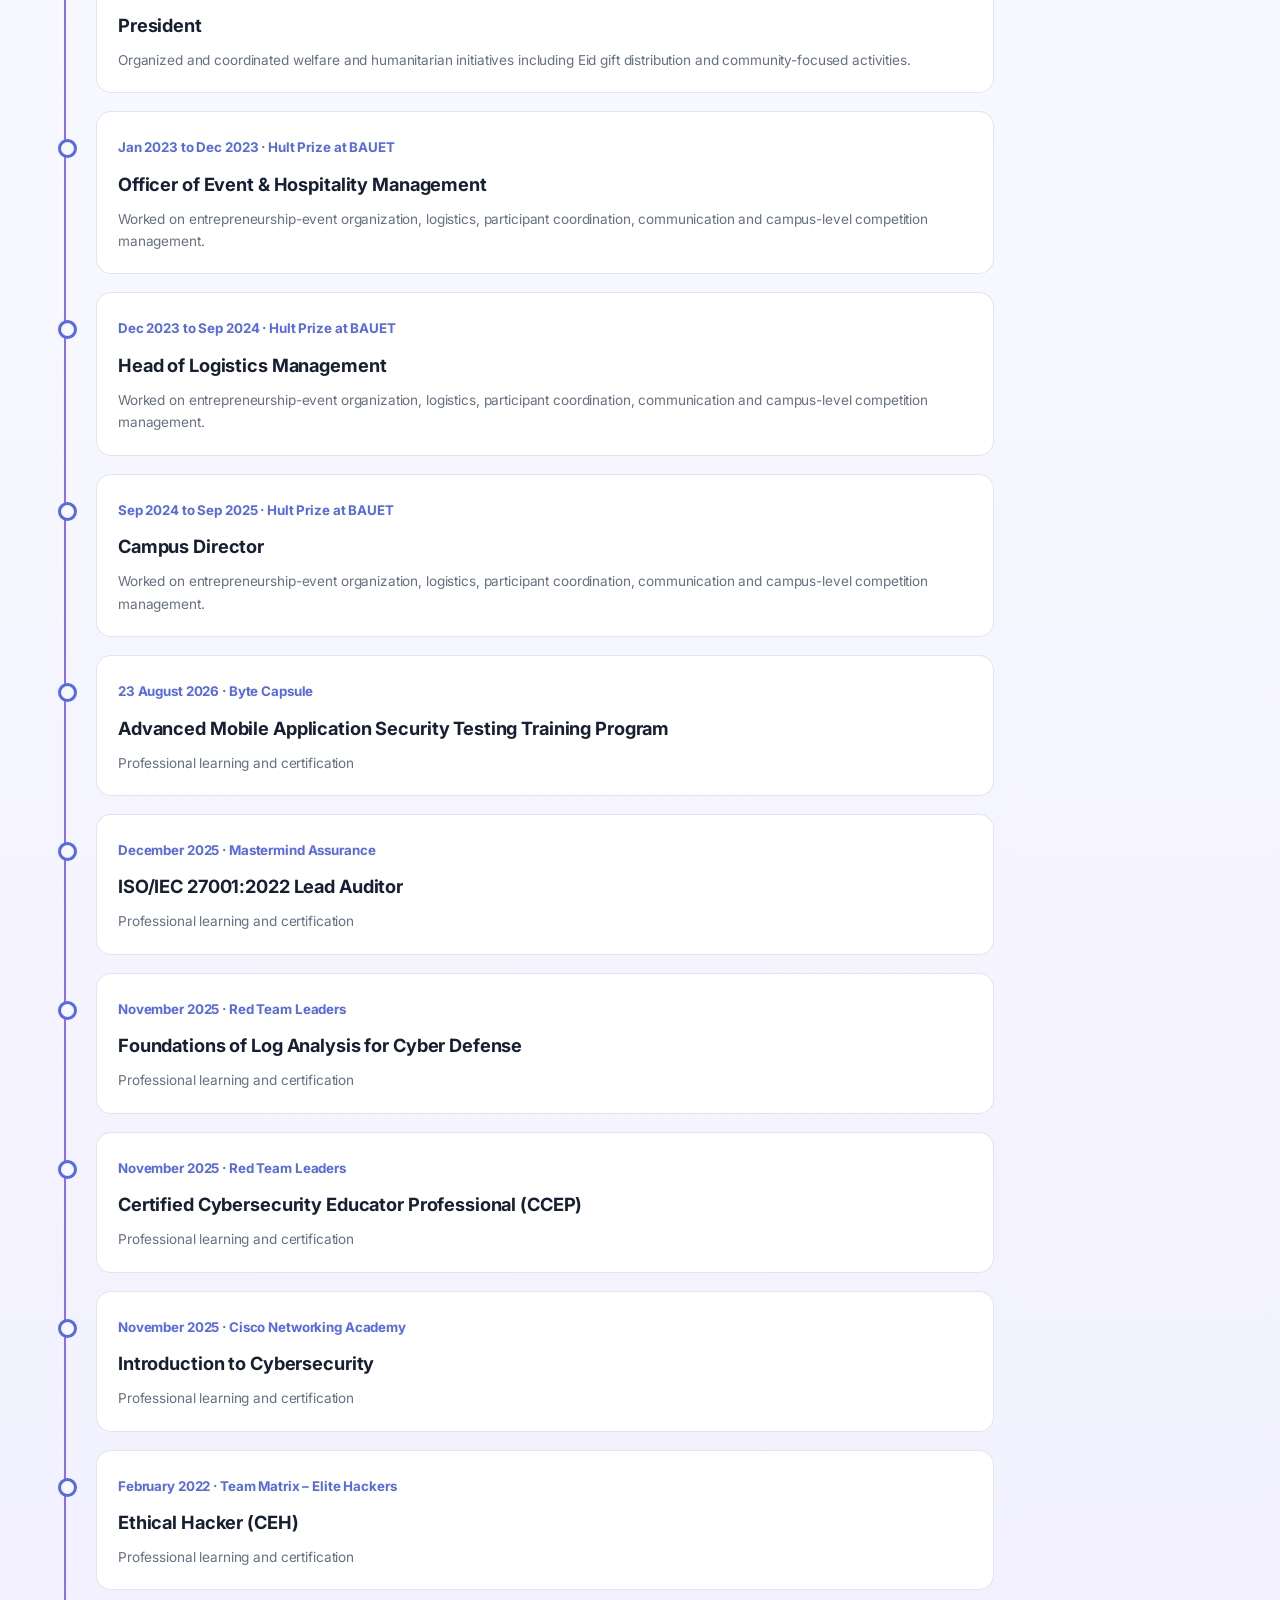
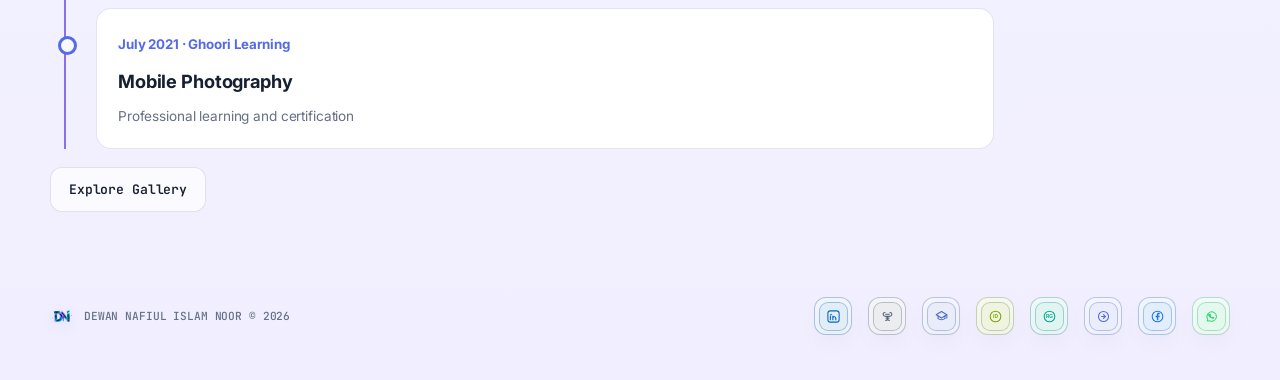
<file: leadership-learning.html>
<!doctype html><html lang="en" data-theme="light"><head><meta charset="utf-8"/><meta content="width=device-width,initial-scale=1,viewport-fit=cover" name="viewport"/><meta content="#f7f8fc" name="theme-color"/><meta content="light dark" name="color-scheme"/><title>Leadership & Learning — Dewan Nafiul Islam Noor</title><meta content="Leadership experience and learning timeline of Dewan Nafiul Islam Noor." name="description"/><meta content="Dewan Nafiul Islam Noor — AI/ML Researcher &amp; Mobile Security Intern" property="og:title"/><meta content="CSE postgraduate at RUET working in AI/ML research, Human Activity Recognition, Computer Vision, Healthcare AI and mobile application security." property="og:description"/><meta content="https://dewannoor28.github.io/assets/images/og-card.jpg" property="og:image"/><link rel="icon" type="image/png" sizes="32x32" href="assets/images/favicon-32x32.png"/><link rel="icon" type="image/png" sizes="16x16" href="assets/images/favicon-16x16.png"/><link rel="apple-touch-icon" sizes="180x180" href="assets/images/apple-touch-icon.png"/><link rel="manifest" href="site.webmanifest"/><link rel="shortcut icon" href="favicon.ico"/><link rel="preload" as="image" href="assets/images/logo-mark.webp" fetchpriority="high"/><link rel="preload" as="image" href="assets/images/profile-main.webp" fetchpriority="high"/><link rel="preconnect" href="https://fonts.googleapis.com"/><link rel="preconnect" href="https://fonts.gstatic.com" crossorigin/><link href="https://fonts.googleapis.com/css2?family=Inter:wght@400;500;600;700;800&family=JetBrains+Mono:wght@400;500;600&display=swap" rel="stylesheet"/><link href="styles.css?v=41" rel="stylesheet"/><link rel="canonical" href="https://dewannoor28.github.io/leadership-learning.html"/><meta property="og:type" content="website"/><meta property="og:url" content="https://dewannoor28.github.io/leadership-learning.html"/><meta name="twitter:card" content="summary_large_image"/><meta name="twitter:title" content="Dewan Nafiul Islam Noor — AI/ML Researcher &amp; Mobile Security Intern"/><meta name="twitter:description" content="Portfolio of Dewan Nafiul Islam Noor — CSE postgraduate at RUET working in AI/ML research, Human Activity Recognition, Computer Vision, Healthcare AI and mobile application security."/><meta name="twitter:image" content="https://dewannoor28.github.io/assets/images/og-card.jpg"/><link rel="stylesheet" href="portfolio-refinements.css?v=20261117"/></head><body data-page="leadership"><div class="progress"></div><div class="bg-grid"></div><div class="noise"></div><header class="site-header"><div class="container nav"><a class="brand" href="index.html"><img class="brand-mark" src="assets/images/logo-mark.webp" width="34" height="34" alt="DNI logo"/><span class="brand-text">DEWAN NAFIUL ISLAM NOOR</span></a><nav aria-label="Primary" class="nav-links"><a data-nav="home" href="index.html">Home</a><a data-nav="experience" href="experience.html">Experience</a><a data-nav="research" href="research.html">Research</a><a data-nav="publications" href="publications.html">Publications</a><a data-nav="projects" href="projects.html">Projects</a><a data-nav="education" href="education.html">Education</a><a data-nav="leadership" href="leadership-learning.html">Leadership &amp; Learning</a><a data-nav="gallery" href="gallery.html">Gallery</a></nav><div class="nav-actions"><button class="icon-btn" id="command-open" aria-label="Open search">⌘K</button><button class="icon-btn" id="theme-toggle" aria-label="Toggle theme">☾</button><button class="menu-btn" id="menu-toggle" aria-label="Menu">☰</button></div><nav class="mobile-nav" id="mobile-nav" aria-label="Mobile navigation"><a href="index.html">Home</a><a href="experience.html">Experience</a><a href="research.html">Research</a><a href="publications.html">Publications</a><a href="projects.html">Projects</a><a href="education.html">Education</a><a href="leadership-learning.html">Leadership &amp; Learning</a><a href="gallery.html">Gallery</a></nav></div></header><main><section class="portfolio-page section"><div class="container"><div class="section-tag">PORTFOLIO / LEADERSHIP &amp; LEARNING</div><h1>Leadership &amp; <em>Learning.</em></h1><p class="portfolio-intro">A timeline of responsibilities, teamwork, student leadership and professional learning. Only the top three positions appear on the homepage.</p><div class="section-head" style="margin-top:40px"><h2 class="section-title">Learning <em>Timeline.</em></h2></div><div class="timeline-v9" id="leadership-v9-timeline"></div><div class="actions"><a class="btn ghost" href="gallery.html">Explore Gallery</a></div></div></section></main><footer class="footer"><div class="container"><div class="footer-brand"><img class="footer-logo" src="assets/images/logo-mark.webp" width="24" height="24" alt="DNI logo"/><span>DEWAN NAFIUL ISLAM NOOR © <span class="js-year"></span></span></div><div id="footer-social"></div></div></footer><div class="command" id="command"><div class="command-box"><div class="command-search"><span class="mono">›</span><input id="command-input" placeholder="Search portfolio..."/><button type="button" class="icon-btn" aria-label="Close search" onclick="document.getElementById('command').classList.remove('open')">×</button></div><div class="command-results" id="command-results"></div></div></div><script defer src="data.js?v=20261117"></script><script defer src="app.js?v=20261117"></script><script defer src="portfolio-refinements.js?v=20261117"></script></body></html>
</file>
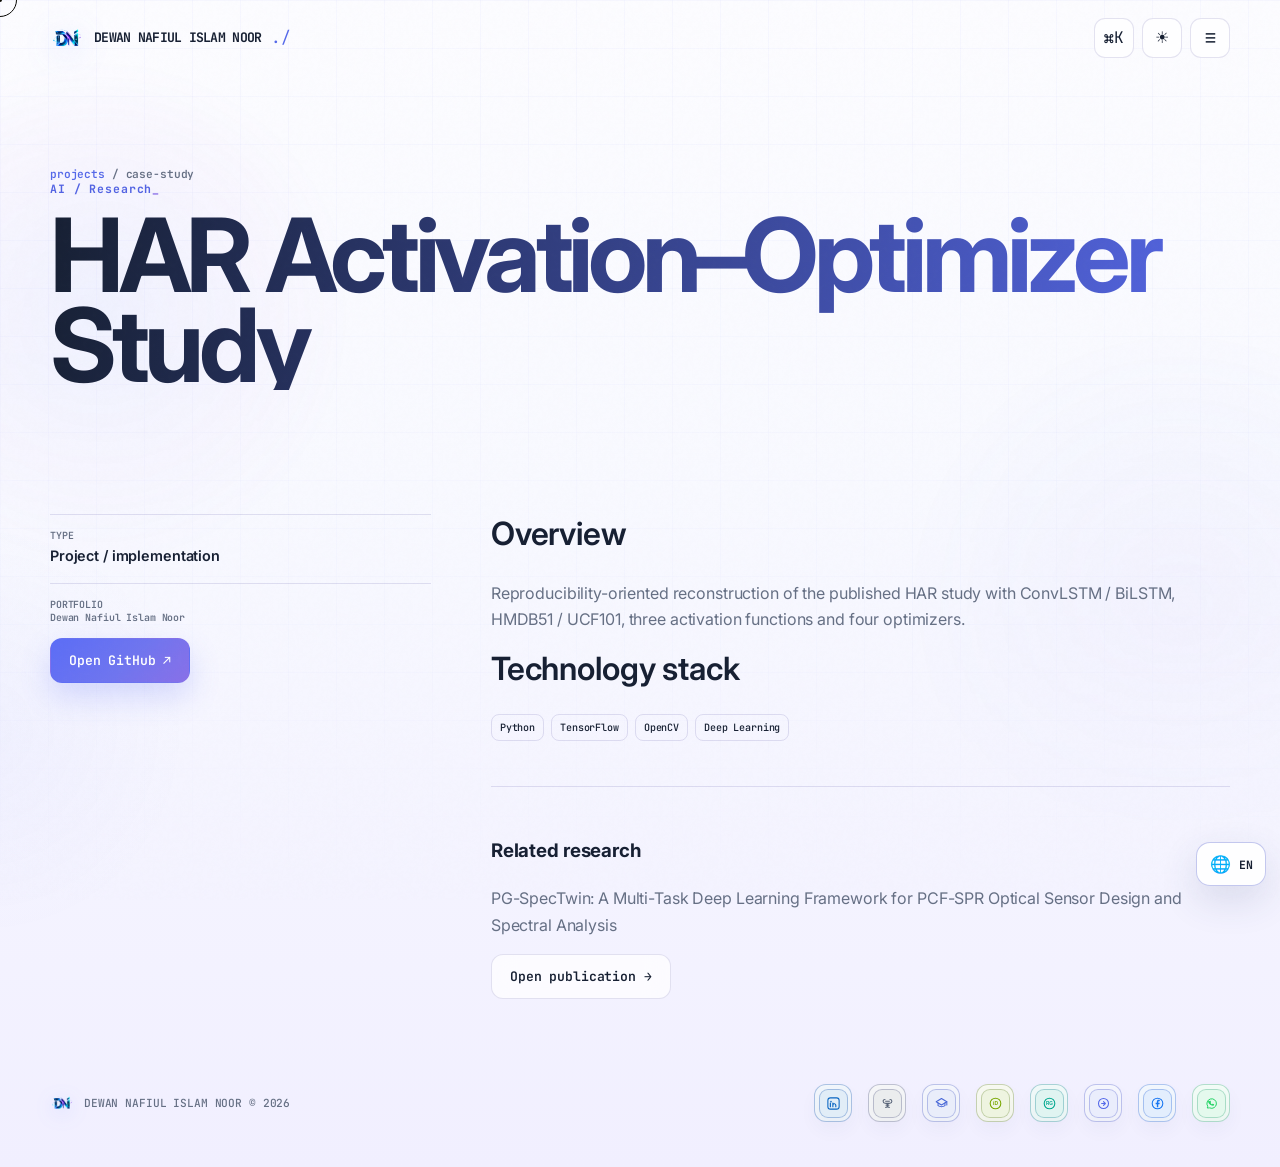
<file: project.html>
<!DOCTYPE html>
<html data-theme="light" lang="en"><head><meta charset="utf-8"/><meta content="width=device-width,initial-scale=1,viewport-fit=cover" name="viewport"/><meta content="#f7f8fc" name="theme-color"/><meta content="light dark" name="color-scheme"/><title>Project — Dewan Nafiul Islam Noor</title><meta content="Project case study from Dewan Nafiul Islam Noor portfolio." name="description"/><meta content="Project — Dewan Nafiul Islam Noor" property="og:title"/><meta content="Project case study from Dewan Nafiul Islam Noor portfolio." property="og:description"/><meta content="https://dewannoor28.github.io/assets/images/og-card.jpg" property="og:image"/><link rel="icon" type="image/png" sizes="32x32" href="assets/images/favicon-32x32.png"/><link rel="icon" type="image/png" sizes="16x16" href="assets/images/favicon-16x16.png"/><link rel="apple-touch-icon" sizes="180x180" href="assets/images/apple-touch-icon.png"/><link rel="manifest" href="site.webmanifest"/><link rel="shortcut icon" href="favicon.ico"/><link rel="preconnect" href="https://fonts.googleapis.com"/><link rel="preconnect" href="https://fonts.gstatic.com" crossorigin/><link href="https://fonts.googleapis.com/css2?family=Inter:wght@400;500;600;700;800&family=JetBrains+Mono:wght@400;500;600&display=swap" rel="stylesheet"/><link href="styles.css?v=41" rel="stylesheet"/><link rel="stylesheet" href="portfolio-refinements.css?v=20261117"/></head><body data-page="project-detail">
<div class="progress"></div><div class="bg-grid"></div><canvas id="code-canvas"></canvas><div class="noise"></div>
<div class="cursor"></div><div class="cursor-dot"></div>
<header class="site-header"><div class="container nav">
<a class="brand notranslate" translate="no" href="index.html" aria-label="Dewan Nafiul Islam Noor home"><img class="brand-mark" src="assets/images/logo-mark.webp" alt="DNI logo" width="34" height="34"/><span class="brand-text">DEWAN NAFIUL ISLAM NOOR</span><span class="brand-accent">./</span></a>
<nav aria-label="Primary" class="nav-links"><a data-nav="home" href="index.html">Home</a><a data-nav="experience" href="experience.html">Experience</a><a data-nav="research" href="research.html">Research</a><a data-nav="publications" href="publications.html">Publications</a><a data-nav="projects" href="projects.html">Projects</a><a data-nav="education" href="education.html">Education</a><a data-nav="leadership" href="leadership-learning.html">Leadership &amp; Learning</a><a data-nav="gallery" href="gallery.html">Gallery</a></nav>
<div class="nav-actions"><button aria-label="Open command palette" class="icon-btn" id="command-open" title="Command palette (Ctrl/Cmd + K)">⌘K</button><button aria-label="Toggle theme" class="icon-btn" id="theme-toggle">☾</button><button aria-label="Menu" class="menu-btn" id="menu-toggle">≡</button></div>
<nav class="mobile-nav" id="mobile-nav" aria-label="Mobile navigation"><a href="index.html">Home</a><a href="experience.html">Experience</a><a href="research.html">Research</a><a href="publications.html">Publications</a><a href="projects.html">Projects</a><a href="education.html">Education</a><a href="leadership-learning.html">Leadership &amp; Learning</a><a href="gallery.html">Gallery</a></nav>
</div></header><main><section class="page-hero"><div class="container"><div class="breadcrumbs"><a href="projects.html">projects</a> / case-study</div><div class="section-tag" id="detail-kicker"></div><h1 id="detail-title"></h1></div></section><section class="section"><div class="container detail-shell"><aside class="detail-aside reveal"><div class="meta"><span>TYPE</span><strong>Project / implementation</strong></div><div class="meta"><span>PORTFOLIO</span><strong>Dewan Nafiul Islam Noor</strong></div><div class="actions"><a class="btn primary" id="detail-github" rel="noopener" target="_blank">Open GitHub ↗</a></div></aside><article class="detail-body reveal"><h2>Overview</h2><p id="detail-description"></p><h2>Technology stack</h2><div class="stack" id="detail-stack"></div><div class="related" id="detail-related"></div></article></div></section></main>
<footer class="footer"><div class="container"><div class="footer-brand notranslate" translate="no"><img class="footer-logo" src="assets/images/logo-mark.webp" alt="DNI logo" width="24" height="24"/><span>DEWAN NAFIUL ISLAM NOOR © <span class="js-year"></span></span></div><div id="footer-social"></div></div></footer>
<div class="language-switcher notranslate" id="language-switcher" translate="no">
<button class="language-fab" id="language-toggle" type="button" aria-label="Choose language" aria-expanded="false" aria-controls="language-menu"><span aria-hidden="true">🌐</span><span id="language-code">EN</span></button>
<div class="language-menu" id="language-menu" role="menu" aria-label="Choose language">
<button type="button" data-lang="en" role="menuitem"><b>EN</b><span>English</span></button>
<button type="button" data-lang="bn" role="menuitem"><b>BN</b><span>বাংলা</span></button>
<button type="button" data-lang="hi" role="menuitem"><b>HI</b><span>हिन्दी</span></button>
<button type="button" data-lang="ar" role="menuitem"><b>AR</b><span>العربية</span></button>
<button type="button" data-lang="ja" role="menuitem"><b>JA</b><span>日本語</span></button>
<button type="button" data-lang="de" role="menuitem"><b>DE</b><span>Deutsch</span></button>
</div>
</div>
<div id="google_translate_element" class="google-translate-host notranslate" translate="no" aria-hidden="true"></div>
<div class="command" id="command"><div class="command-box"><div class="command-search"><span class="mono">›</span><input autocomplete="off" id="command-input" placeholder="Search portfolio or type a destination…"/><button type="button" class="icon-btn" aria-label="Close search" onclick="document.getElementById('command').classList.remove('open')">×</button></div><div class="command-results" id="command-results"></div></div></div>
<div class="image-modal" id="image-modal"><button aria-label="Close" id="modal-close">×</button><img alt="" id="modal-image"/></div>
<script defer src="data.js?v=41"></script><script defer src="app.js?v=42"></script><script defer src="portfolio-refinements.js?v=20261117"></script></body></html>
</file>
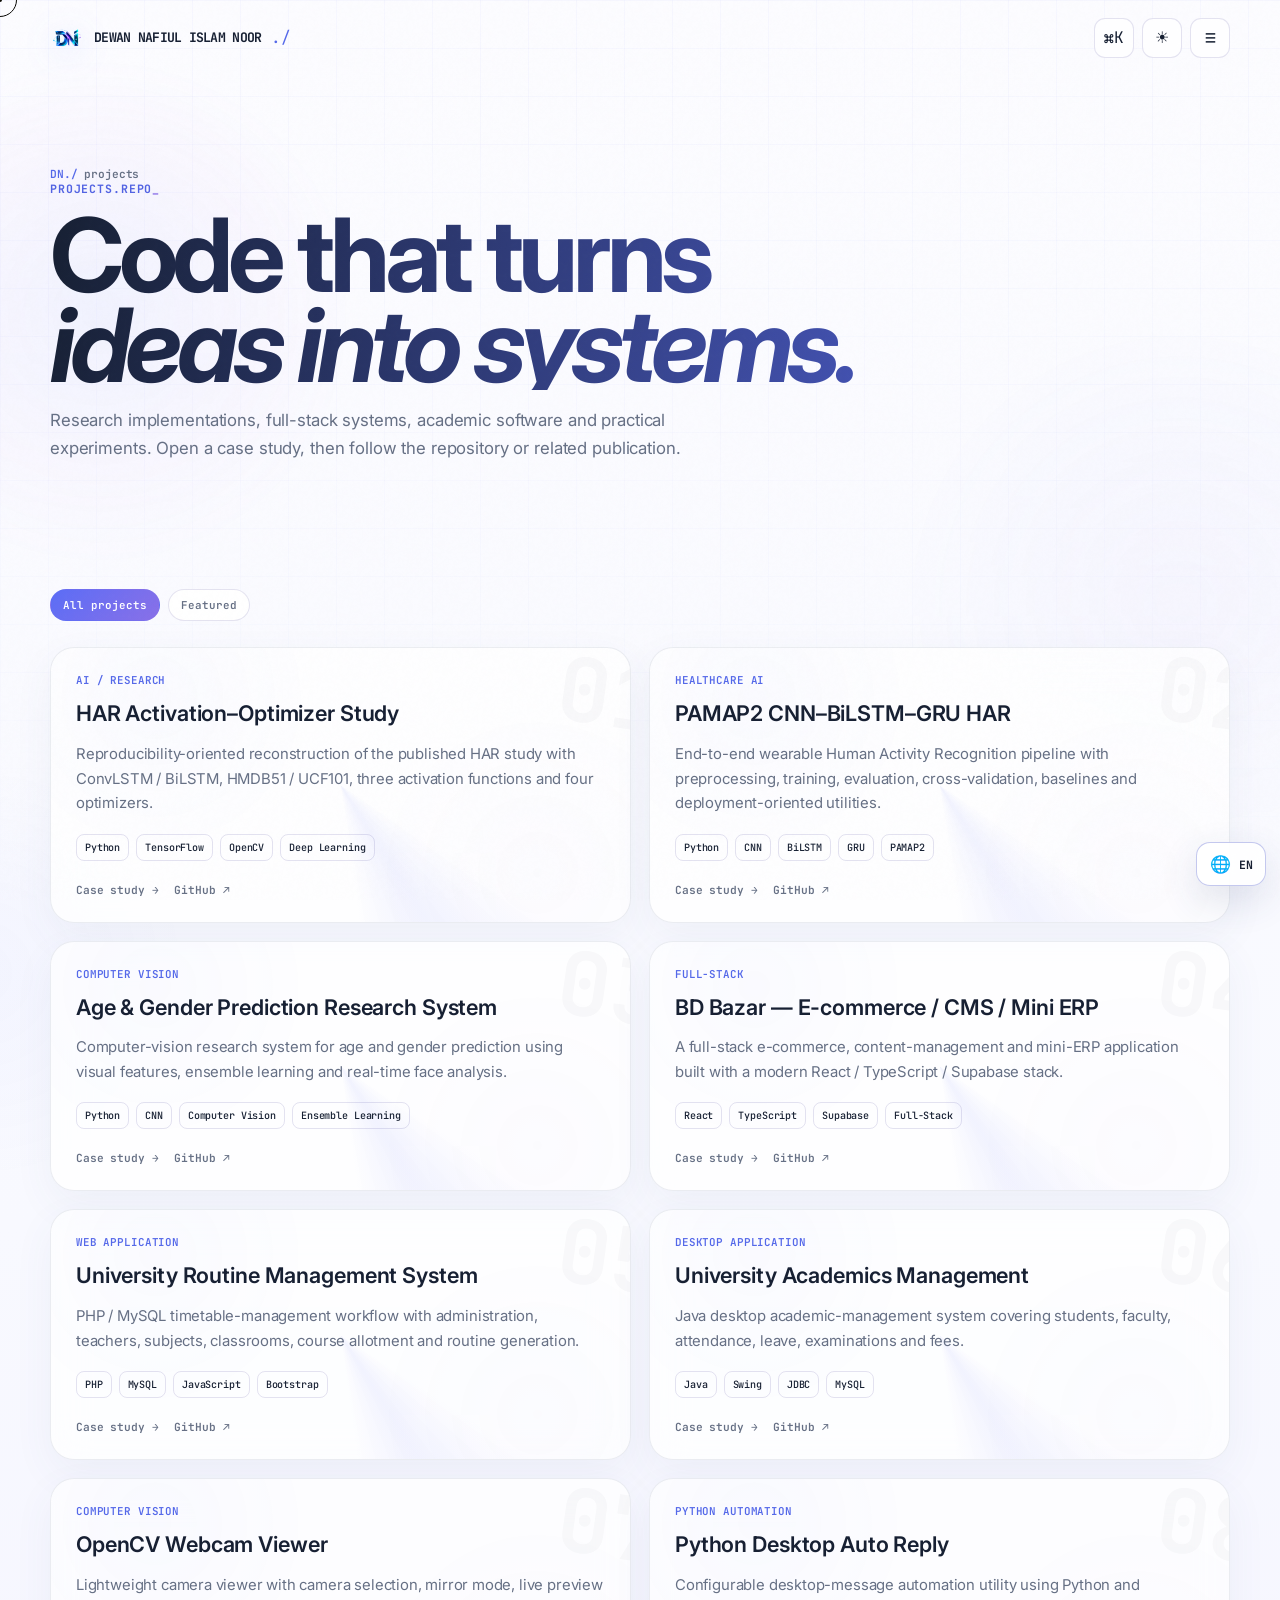
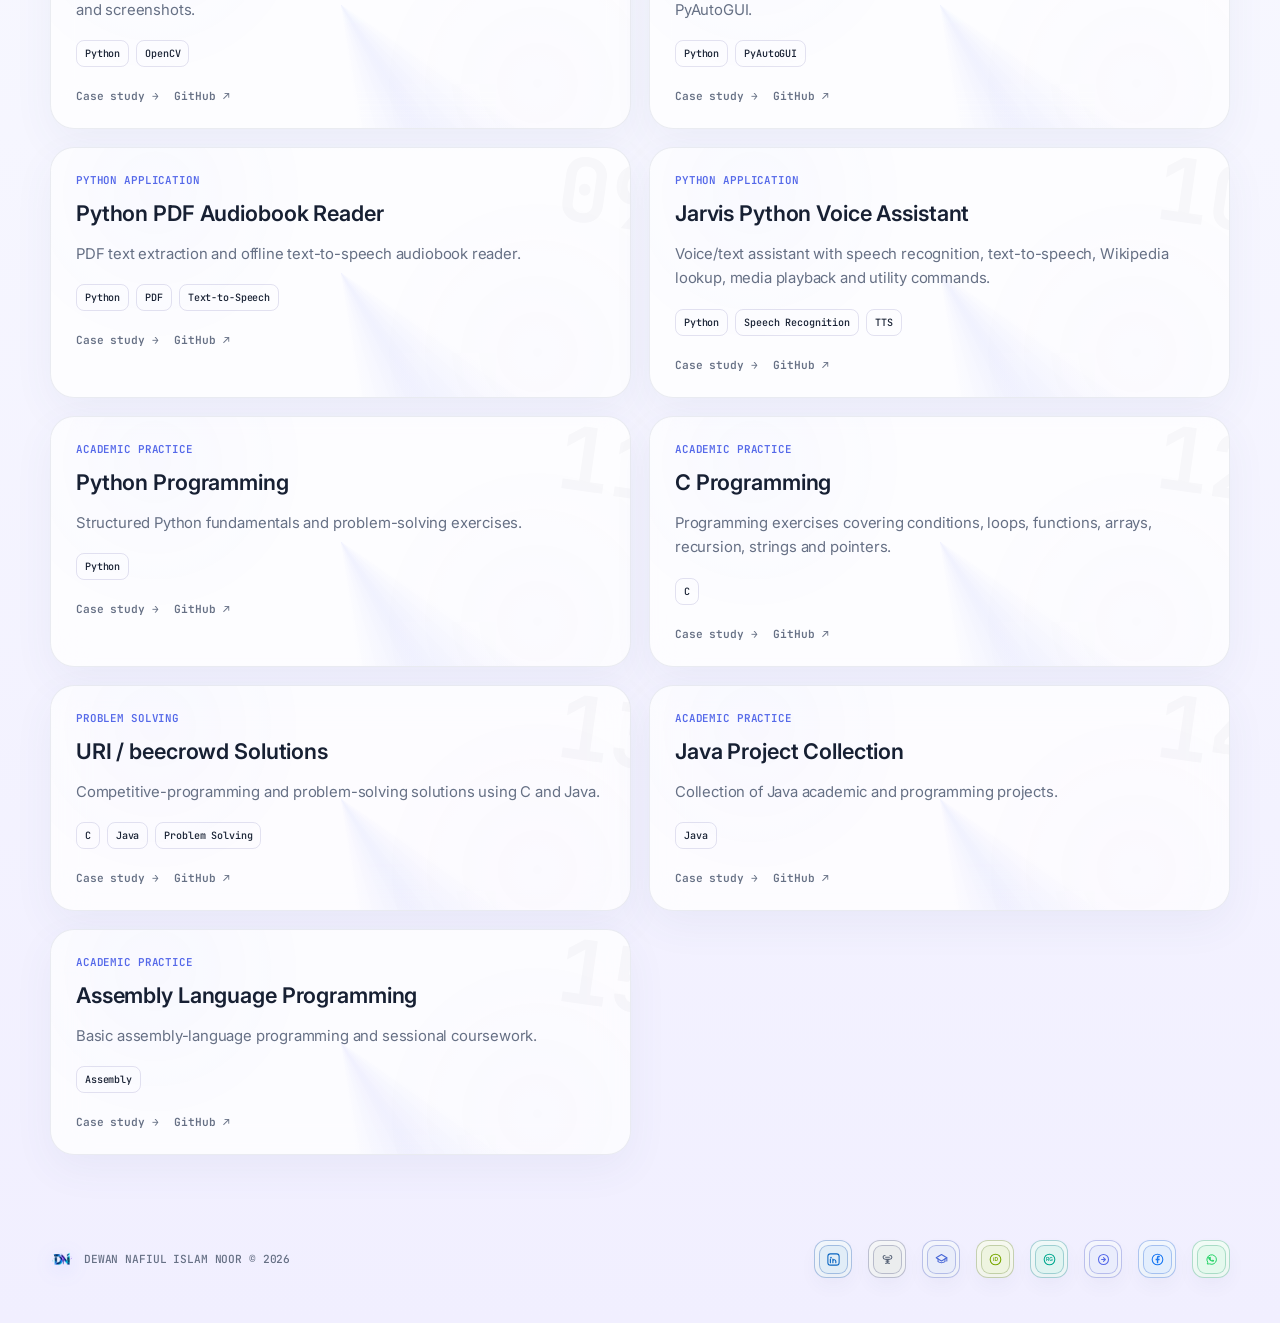
<file: projects.html>
<!DOCTYPE html>
<html data-theme="light" lang="en"><head><meta charset="utf-8"/><meta content="width=device-width,initial-scale=1,viewport-fit=cover" name="viewport"/><meta content="#f7f8fc" name="theme-color"/><meta content="light dark" name="color-scheme"/><title>Projects — Dewan Nafiul Islam Noor</title><meta content="Research and software projects by Dewan Nafiul Islam Noor." name="description"/><meta content="Projects — Dewan Nafiul Islam Noor" property="og:title"/><meta content="Research and software projects by Dewan Nafiul Islam Noor." property="og:description"/><meta content="https://dewannoor28.github.io/assets/images/og-card.jpg" property="og:image"/><link rel="icon" type="image/png" sizes="32x32" href="assets/images/favicon-32x32.png"/><link rel="icon" type="image/png" sizes="16x16" href="assets/images/favicon-16x16.png"/><link rel="apple-touch-icon" sizes="180x180" href="assets/images/apple-touch-icon.png"/><link rel="manifest" href="site.webmanifest"/><link rel="shortcut icon" href="favicon.ico"/><link rel="preconnect" href="https://fonts.googleapis.com"/><link rel="preconnect" href="https://fonts.gstatic.com" crossorigin/><link href="https://fonts.googleapis.com/css2?family=Inter:wght@400;500;600;700;800&family=JetBrains+Mono:wght@400;500;600&display=swap" rel="stylesheet"/><link href="styles.css?v=41" rel="stylesheet"/><link rel="canonical" href="https://dewannoor28.github.io/projects.html"/><meta property="og:type" content="website"/><meta property="og:url" content="https://dewannoor28.github.io/projects.html"/><meta name="twitter:card" content="summary_large_image"/><meta name="twitter:title" content="Projects — Dewan Nafiul Islam Noor"/><meta name="twitter:description" content="Research and software projects by Dewan Nafiul Islam Noor."/><meta name="twitter:image" content="https://dewannoor28.github.io/assets/images/og-card.jpg"/><link rel="stylesheet" href="portfolio-refinements.css?v=20261117"/></head><body data-page="projects">
<div class="progress"></div><div class="bg-grid"></div><canvas id="code-canvas"></canvas><div class="noise"></div>
<div class="cursor"></div><div class="cursor-dot"></div>
<header class="site-header"><div class="container nav">
<a class="brand notranslate" translate="no" href="index.html" aria-label="Dewan Nafiul Islam Noor home"><img class="brand-mark" src="assets/images/logo-mark.webp" alt="DNI logo" width="34" height="34"/><span class="brand-text">DEWAN NAFIUL ISLAM NOOR</span><span class="brand-accent">./</span></a>
<nav aria-label="Primary" class="nav-links"><a data-nav="home" href="index.html">Home</a><a data-nav="experience" href="experience.html">Experience</a><a data-nav="research" href="research.html">Research</a><a data-nav="publications" href="publications.html">Publications</a><a data-nav="projects" href="projects.html">Projects</a><a data-nav="education" href="education.html">Education</a><a data-nav="leadership" href="leadership-learning.html">Leadership &amp; Learning</a><a data-nav="gallery" href="gallery.html">Gallery</a></nav>
<div class="nav-actions"><button aria-label="Open command palette" class="icon-btn" id="command-open" title="Command palette (Ctrl/Cmd + K)">⌘K</button><button aria-label="Toggle theme" class="icon-btn" id="theme-toggle">☾</button><button aria-label="Menu" class="menu-btn" id="menu-toggle">≡</button></div>
<nav class="mobile-nav" id="mobile-nav" aria-label="Mobile navigation"><a href="index.html">Home</a><a href="experience.html">Experience</a><a href="research.html">Research</a><a href="publications.html">Publications</a><a href="projects.html">Projects</a><a href="education.html">Education</a><a href="leadership-learning.html">Leadership &amp; Learning</a><a href="gallery.html">Gallery</a></nav>
</div></header><main><section class="page-hero"><div class="container"><div class="breadcrumbs"><a href="index.html">DN./</a> projects</div><div class="section-tag">PROJECTS.REPO</div><h1>Code that turns<br/><em>ideas into systems.</em></h1><p>Research implementations, full-stack systems, academic software and practical experiments. Open a case study, then follow the repository or related publication.</p></div></section><section class="section"><div class="container"><div class="filters reveal"><button class="filter active" data-project-filter="all">All projects</button><button class="filter" data-project-filter="featured">Featured</button></div><div class="cards stagger" id="project-grid"></div></div></section></main>
<footer class="footer"><div class="container"><div class="footer-brand notranslate" translate="no"><img class="footer-logo" src="assets/images/logo-mark.webp" alt="DNI logo" width="24" height="24"/><span>DEWAN NAFIUL ISLAM NOOR © <span class="js-year"></span></span></div><div id="footer-social"></div></div></footer>
<div class="language-switcher notranslate" id="language-switcher" translate="no">
<button class="language-fab" id="language-toggle" type="button" aria-label="Choose language" aria-expanded="false" aria-controls="language-menu"><span aria-hidden="true">🌐</span><span id="language-code">EN</span></button>
<div class="language-menu" id="language-menu" role="menu" aria-label="Choose language">
<button type="button" data-lang="en" role="menuitem"><b>EN</b><span>English</span></button>
<button type="button" data-lang="bn" role="menuitem"><b>BN</b><span>বাংলা</span></button>
<button type="button" data-lang="hi" role="menuitem"><b>HI</b><span>हिन्दी</span></button>
<button type="button" data-lang="ar" role="menuitem"><b>AR</b><span>العربية</span></button>
<button type="button" data-lang="ja" role="menuitem"><b>JA</b><span>日本語</span></button>
<button type="button" data-lang="de" role="menuitem"><b>DE</b><span>Deutsch</span></button>
</div>
</div>
<div id="google_translate_element" class="google-translate-host notranslate" translate="no" aria-hidden="true"></div>
<div class="command" id="command"><div class="command-box"><div class="command-search"><span class="mono">›</span><input autocomplete="off" id="command-input" placeholder="Search portfolio or type a destination…"/><button type="button" class="icon-btn" aria-label="Close search" onclick="document.getElementById('command').classList.remove('open')">×</button></div><div class="command-results" id="command-results"></div></div></div>
<div class="image-modal" id="image-modal"><button aria-label="Close" id="modal-close">×</button><img alt="" id="modal-image"/></div>
<script defer src="data.js?v=41"></script><script defer src="app.js?v=42"></script><script defer src="portfolio-refinements.js?v=20261117"></script></body></html>
</file>
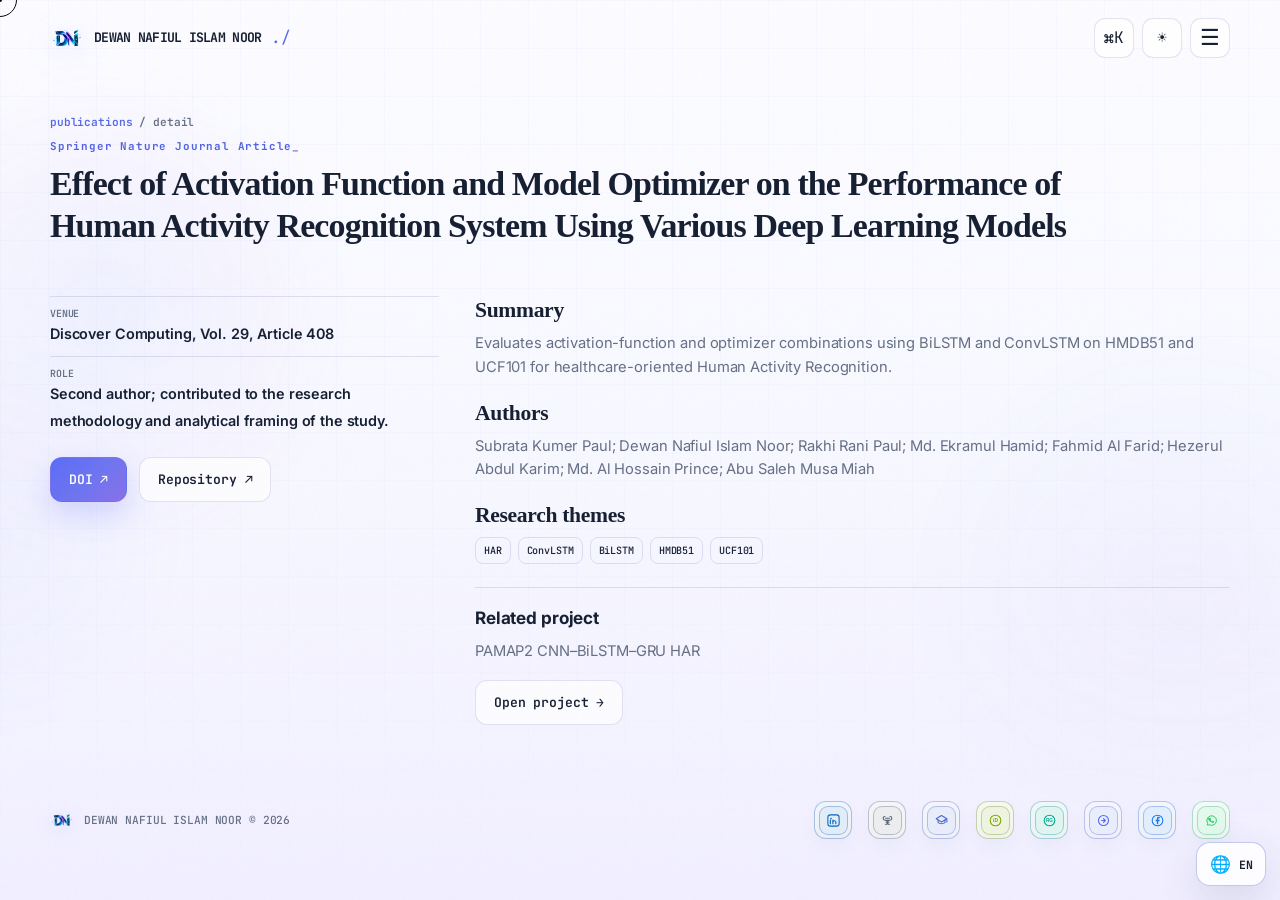
<file: publication.html>
<!DOCTYPE html>
<html data-theme="light" lang="en"><head><meta charset="utf-8"/><meta content="width=device-width,initial-scale=1,viewport-fit=cover" name="viewport"/><meta content="#f7f8fc" name="theme-color"/><meta content="light dark" name="color-scheme"/><title>Publication — Dewan Nafiul Islam Noor</title><meta content="Publication detail from Dewan Nafiul Islam Noor portfolio." name="description"/><meta content="Publication — Dewan Nafiul Islam Noor" property="og:title"/><meta content="Publication detail from Dewan Nafiul Islam Noor portfolio." property="og:description"/><meta content="https://dewannoor28.github.io/assets/images/og-card.jpg" property="og:image"/><link rel="icon" type="image/png" sizes="32x32" href="assets/images/favicon-32x32.png"/><link rel="icon" type="image/png" sizes="16x16" href="assets/images/favicon-16x16.png"/><link rel="apple-touch-icon" sizes="180x180" href="assets/images/apple-touch-icon.png"/><link rel="manifest" href="site.webmanifest"/><link rel="shortcut icon" href="favicon.ico"/><link rel="preconnect" href="https://fonts.googleapis.com"/><link rel="preconnect" href="https://fonts.gstatic.com" crossorigin/><link href="https://fonts.googleapis.com/css2?family=Inter:wght@400;500;600;700;800&family=JetBrains+Mono:wght@400;500;600&display=swap" rel="stylesheet"/><link href="styles.css?v=41" rel="stylesheet"/><link rel="stylesheet" href="portfolio-refinements.css?v=20261117"/></head><body data-page="publication-detail">
<div class="progress"></div><div class="bg-grid"></div><canvas id="code-canvas"></canvas><div class="noise"></div>
<div class="cursor"></div><div class="cursor-dot"></div>
<header class="site-header"><div class="container nav">
<a class="brand notranslate" translate="no" href="index.html" aria-label="Dewan Nafiul Islam Noor home"><img class="brand-mark" src="assets/images/logo-mark.webp" alt="DNI logo" width="34" height="34"/><span class="brand-text">DEWAN NAFIUL ISLAM NOOR</span><span class="brand-accent">./</span></a>
<nav aria-label="Primary" class="nav-links"><a data-nav="home" href="index.html">Home</a><a data-nav="experience" href="experience.html">Experience</a><a data-nav="research" href="research.html">Research</a><a data-nav="publications" href="publications.html">Publications</a><a data-nav="projects" href="projects.html">Projects</a><a data-nav="education" href="education.html">Education</a><a data-nav="leadership" href="leadership-learning.html">Leadership &amp; Learning</a><a data-nav="gallery" href="gallery.html">Gallery</a></nav>
<div class="nav-actions"><button aria-label="Open command palette" class="icon-btn" id="command-open" title="Command palette (Ctrl/Cmd + K)">⌘K</button><button aria-label="Toggle theme" class="icon-btn" id="theme-toggle">☾</button><button aria-label="Menu" class="menu-btn" id="menu-toggle">≡</button></div>
<nav class="mobile-nav" id="mobile-nav" aria-label="Mobile navigation"><a href="index.html">Home</a><a href="experience.html">Experience</a><a href="research.html">Research</a><a href="publications.html">Publications</a><a href="projects.html">Projects</a><a href="education.html">Education</a><a href="leadership-learning.html">Leadership &amp; Learning</a><a href="gallery.html">Gallery</a></nav>
</div></header><main><section class="page-hero"><div class="container"><div class="breadcrumbs"><a href="publications.html">publications</a> / detail</div><div class="section-tag" id="detail-kicker"></div><h1 id="detail-title"></h1></div></section><section class="section"><div class="container detail-shell"><aside class="detail-aside reveal"><div class="meta"><span>VENUE</span><strong id="detail-venue"></strong></div><div class="meta"><span>ROLE</span><strong id="detail-role"></strong></div><div class="actions"><a class="btn primary" id="detail-doi" rel="noopener" target="_blank">DOI ↗</a><a class="btn ghost" id="detail-github" rel="noopener" target="_blank">Repository ↗</a></div></aside><article class="detail-body reveal"><h2>Summary</h2><p id="detail-description"></p><h2>Authors</h2><p id="detail-authors"></p><h2>Research themes</h2><div class="stack" id="detail-stack"></div><div class="related" id="detail-related"></div></article></div></section></main>
<footer class="footer"><div class="container"><div class="footer-brand notranslate" translate="no"><img class="footer-logo" src="assets/images/logo-mark.webp" alt="DNI logo" width="24" height="24"/><span>DEWAN NAFIUL ISLAM NOOR © <span class="js-year"></span></span></div><div id="footer-social"></div></div></footer>
<div class="language-switcher notranslate" id="language-switcher" translate="no">
<button class="language-fab" id="language-toggle" type="button" aria-label="Choose language" aria-expanded="false" aria-controls="language-menu"><span aria-hidden="true">🌐</span><span id="language-code">EN</span></button>
<div class="language-menu" id="language-menu" role="menu" aria-label="Choose language">
<button type="button" data-lang="en" role="menuitem"><b>EN</b><span>English</span></button>
<button type="button" data-lang="bn" role="menuitem"><b>BN</b><span>বাংলা</span></button>
<button type="button" data-lang="hi" role="menuitem"><b>HI</b><span>हिन्दी</span></button>
<button type="button" data-lang="ar" role="menuitem"><b>AR</b><span>العربية</span></button>
<button type="button" data-lang="ja" role="menuitem"><b>JA</b><span>日本語</span></button>
<button type="button" data-lang="de" role="menuitem"><b>DE</b><span>Deutsch</span></button>
</div>
</div>
<div id="google_translate_element" class="google-translate-host notranslate" translate="no" aria-hidden="true"></div>
<div class="command" id="command"><div class="command-box"><div class="command-search"><span class="mono">›</span><input autocomplete="off" id="command-input" placeholder="Search portfolio or type a destination…"/><button type="button" class="icon-btn" aria-label="Close search" onclick="document.getElementById('command').classList.remove('open')">×</button></div><div class="command-results" id="command-results"></div></div></div>
<div class="image-modal" id="image-modal"><button aria-label="Close" id="modal-close">×</button><img alt="" id="modal-image"/></div>
<script defer src="data.js?v=43"></script><script defer src="app.js?v=42"></script><script defer src="portfolio-refinements.js?v=20261117"></script></body></html>
</file>
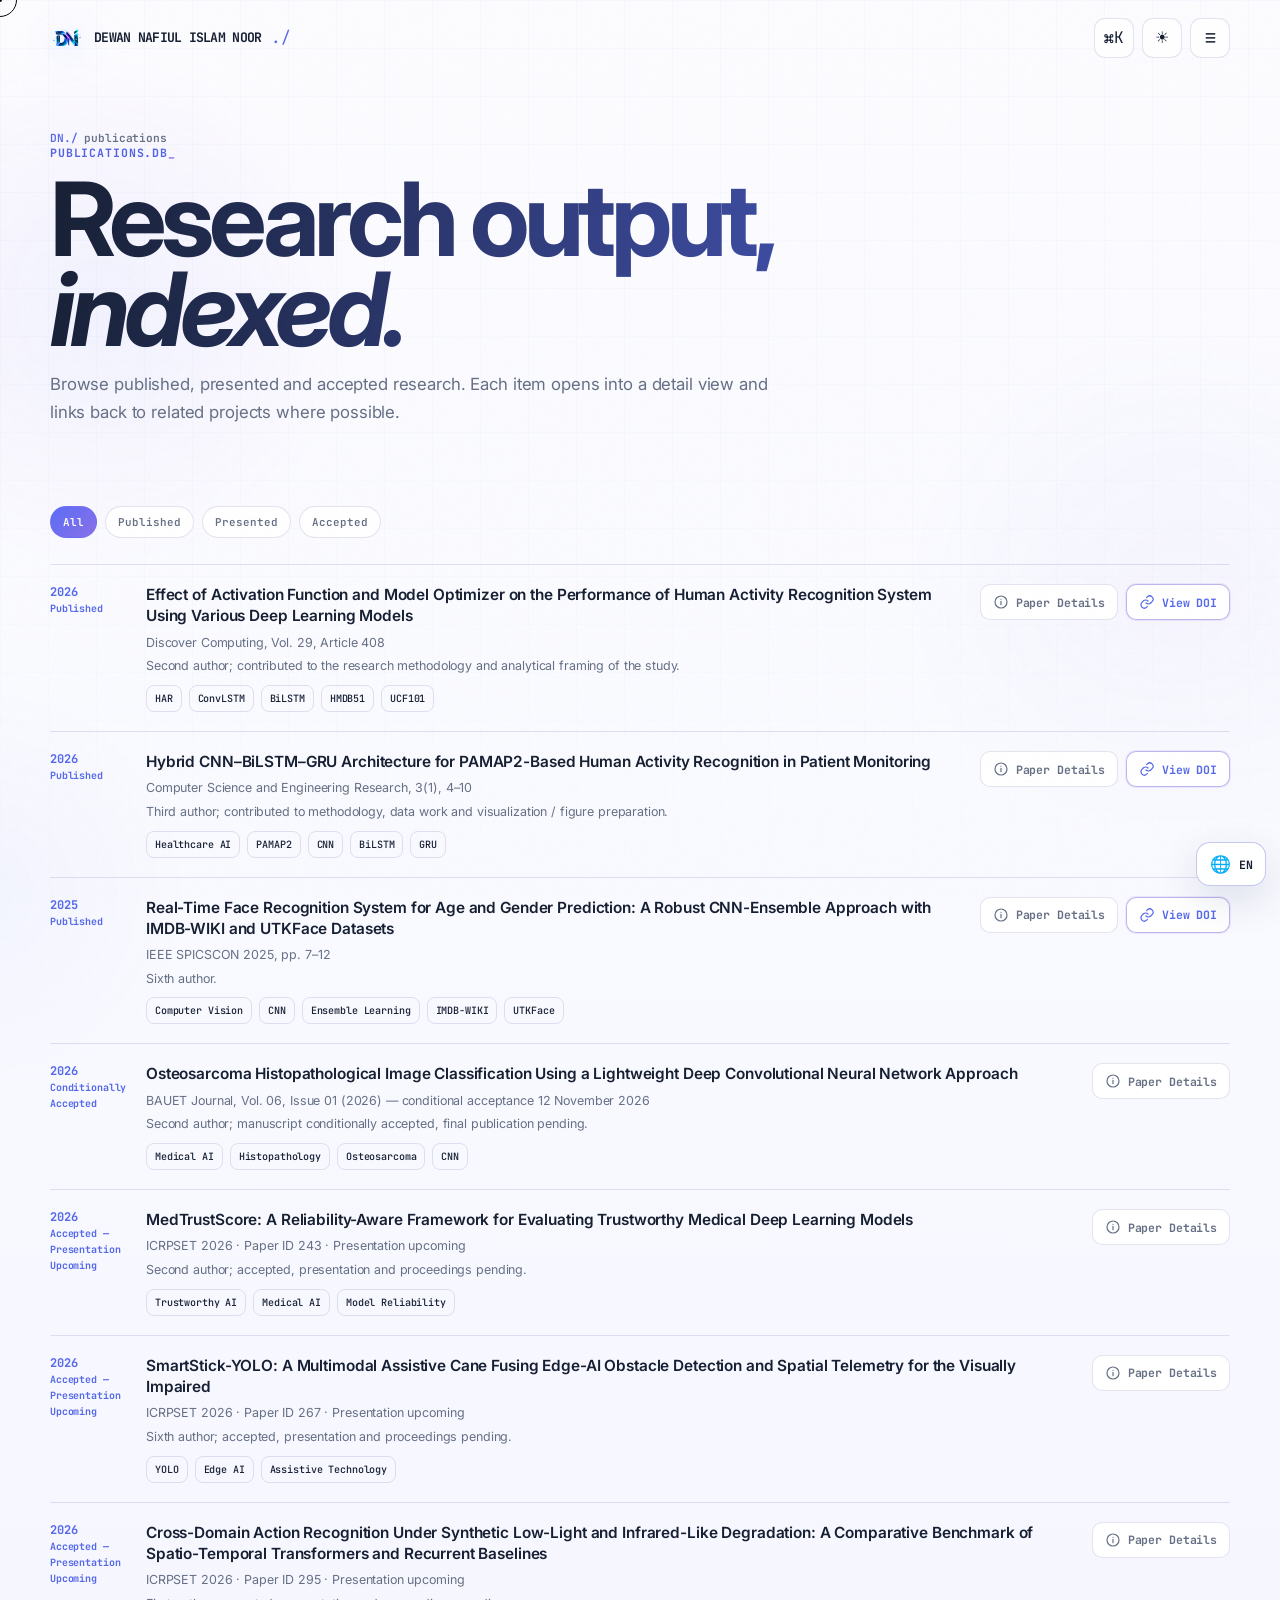
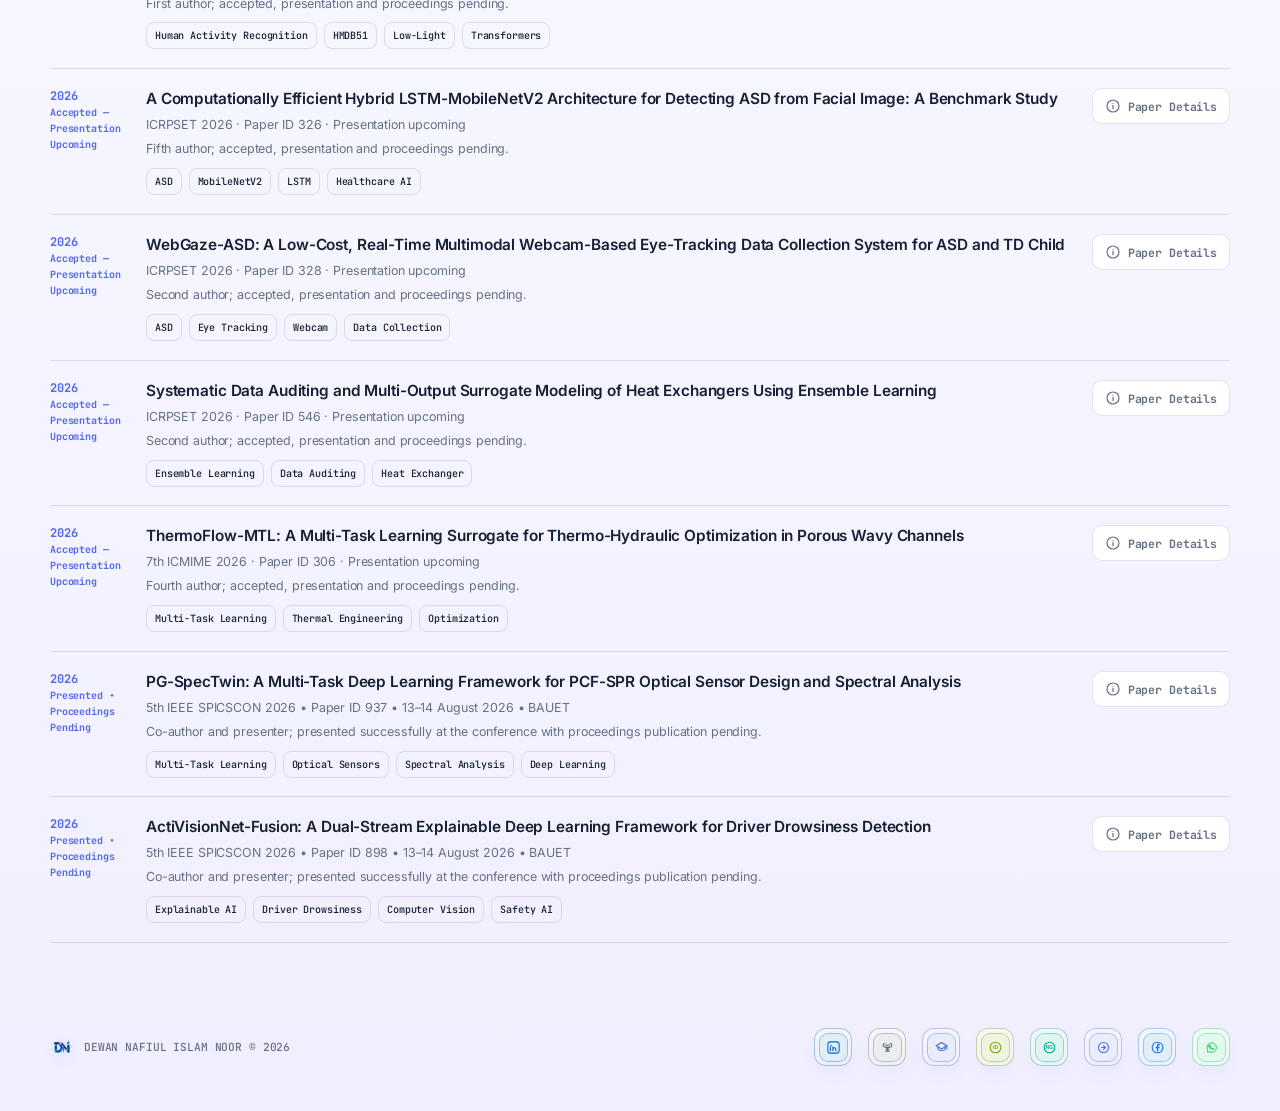
<file: publications.html>
<!DOCTYPE html>
<html data-theme="light" lang="en"><head><meta charset="utf-8"/><meta content="width=device-width,initial-scale=1,viewport-fit=cover" name="viewport"/><meta content="#f7f8fc" name="theme-color"/><meta content="light dark" name="color-scheme"/><title>Publications — Dewan Nafiul Islam Noor</title><meta content="Published, presented and accepted research outputs by Dewan Nafiul Islam Noor." name="description"/><meta content="Publications — Dewan Nafiul Islam Noor" property="og:title"/><meta content="Published, presented and accepted research outputs by Dewan Nafiul Islam Noor." property="og:description"/><meta content="https://dewannoor28.github.io/assets/images/og-card.jpg" property="og:image"/><link rel="icon" type="image/png" sizes="32x32" href="assets/images/favicon-32x32.png"/><link rel="icon" type="image/png" sizes="16x16" href="assets/images/favicon-16x16.png"/><link rel="apple-touch-icon" sizes="180x180" href="assets/images/apple-touch-icon.png"/><link rel="manifest" href="site.webmanifest"/><link rel="shortcut icon" href="favicon.ico"/><link rel="preconnect" href="https://fonts.googleapis.com"/><link rel="preconnect" href="https://fonts.gstatic.com" crossorigin/><link href="https://fonts.googleapis.com/css2?family=Inter:wght@400;500;600;700;800&family=JetBrains+Mono:wght@400;500;600&display=swap" rel="stylesheet"/><link href="styles.css?v=41" rel="stylesheet"/><link rel="canonical" href="https://dewannoor28.github.io/publications.html"/><meta property="og:type" content="website"/><meta property="og:url" content="https://dewannoor28.github.io/publications.html"/><meta name="twitter:card" content="summary_large_image"/><meta name="twitter:title" content="Publications — Dewan Nafiul Islam Noor"/><meta name="twitter:description" content="Published, presented and accepted research outputs by Dewan Nafiul Islam Noor."/><meta name="twitter:image" content="https://dewannoor28.github.io/assets/images/og-card.jpg"/><link rel="stylesheet" href="portfolio-refinements.css?v=20261117"/></head><body data-page="publications">
<div class="progress"></div><div class="bg-grid"></div><canvas id="code-canvas"></canvas><div class="noise"></div>
<div class="cursor"></div><div class="cursor-dot"></div>
<header class="site-header"><div class="container nav">
<a class="brand notranslate" translate="no" href="index.html" aria-label="Dewan Nafiul Islam Noor home"><img class="brand-mark" src="assets/images/logo-mark.webp" alt="DNI logo" width="34" height="34"/><span class="brand-text">DEWAN NAFIUL ISLAM NOOR</span><span class="brand-accent">./</span></a>
<nav aria-label="Primary" class="nav-links"><a data-nav="home" href="index.html">Home</a><a data-nav="experience" href="experience.html">Experience</a><a data-nav="research" href="research.html">Research</a><a data-nav="publications" href="publications.html">Publications</a><a data-nav="projects" href="projects.html">Projects</a><a data-nav="education" href="education.html">Education</a><a data-nav="leadership" href="leadership-learning.html">Leadership &amp; Learning</a><a data-nav="gallery" href="gallery.html">Gallery</a></nav>
<div class="nav-actions"><button aria-label="Open command palette" class="icon-btn" id="command-open" title="Command palette (Ctrl/Cmd + K)">⌘K</button><button aria-label="Toggle theme" class="icon-btn" id="theme-toggle">☾</button><button aria-label="Menu" class="menu-btn" id="menu-toggle">≡</button></div>
<nav class="mobile-nav" id="mobile-nav" aria-label="Mobile navigation"><a href="index.html">Home</a><a href="experience.html">Experience</a><a href="research.html">Research</a><a href="publications.html">Publications</a><a href="projects.html">Projects</a><a href="education.html">Education</a><a href="leadership-learning.html">Leadership &amp; Learning</a><a href="gallery.html">Gallery</a></nav>
</div></header><main><section class="page-hero"><div class="container"><div class="breadcrumbs"><a href="index.html">DN./</a> publications</div><div class="section-tag">PUBLICATIONS.DB</div><h1>Research output,<br/><em>indexed.</em></h1><p>Browse published, presented and accepted research. Each item opens into a detail view and links back to related projects where possible.</p></div></section><section class="section"><div class="container"><div class="filters reveal"><button class="filter active" data-pub-filter="all">All</button><button class="filter" data-pub-filter="Published">Published</button><button class="filter" data-pub-filter="Presented">Presented</button><button class="filter" data-pub-filter="Accepted">Accepted</button></div><div id="publication-list"></div></div></section></main>
<footer class="footer"><div class="container"><div class="footer-brand notranslate" translate="no"><img class="footer-logo" src="assets/images/logo-mark.webp" alt="DNI logo" width="24" height="24"/><span>DEWAN NAFIUL ISLAM NOOR © <span class="js-year"></span></span></div><div id="footer-social"></div></div></footer>
<div class="language-switcher notranslate" id="language-switcher" translate="no">
<button class="language-fab" id="language-toggle" type="button" aria-label="Choose language" aria-expanded="false" aria-controls="language-menu"><span aria-hidden="true">🌐</span><span id="language-code">EN</span></button>
<div class="language-menu" id="language-menu" role="menu" aria-label="Choose language">
<button type="button" data-lang="en" role="menuitem"><b>EN</b><span>English</span></button>
<button type="button" data-lang="bn" role="menuitem"><b>BN</b><span>বাংলা</span></button>
<button type="button" data-lang="hi" role="menuitem"><b>HI</b><span>हिन्दी</span></button>
<button type="button" data-lang="ar" role="menuitem"><b>AR</b><span>العربية</span></button>
<button type="button" data-lang="ja" role="menuitem"><b>JA</b><span>日本語</span></button>
<button type="button" data-lang="de" role="menuitem"><b>DE</b><span>Deutsch</span></button>
</div>
</div>
<div id="google_translate_element" class="google-translate-host notranslate" translate="no" aria-hidden="true"></div>
<div class="command" id="command"><div class="command-box"><div class="command-search"><span class="mono">›</span><input autocomplete="off" id="command-input" placeholder="Search portfolio or type a destination…"/><button type="button" class="icon-btn" aria-label="Close search" onclick="document.getElementById('command').classList.remove('open')">×</button></div><div class="command-results" id="command-results"></div></div></div>
<div class="image-modal" id="image-modal"><button aria-label="Close" id="modal-close">×</button><img alt="" id="modal-image"/></div>
<script defer src="data.js?v=43"></script><script defer src="app.js?v=42"></script><script defer src="portfolio-refinements.js?v=20261117"></script></body></html>
</file>
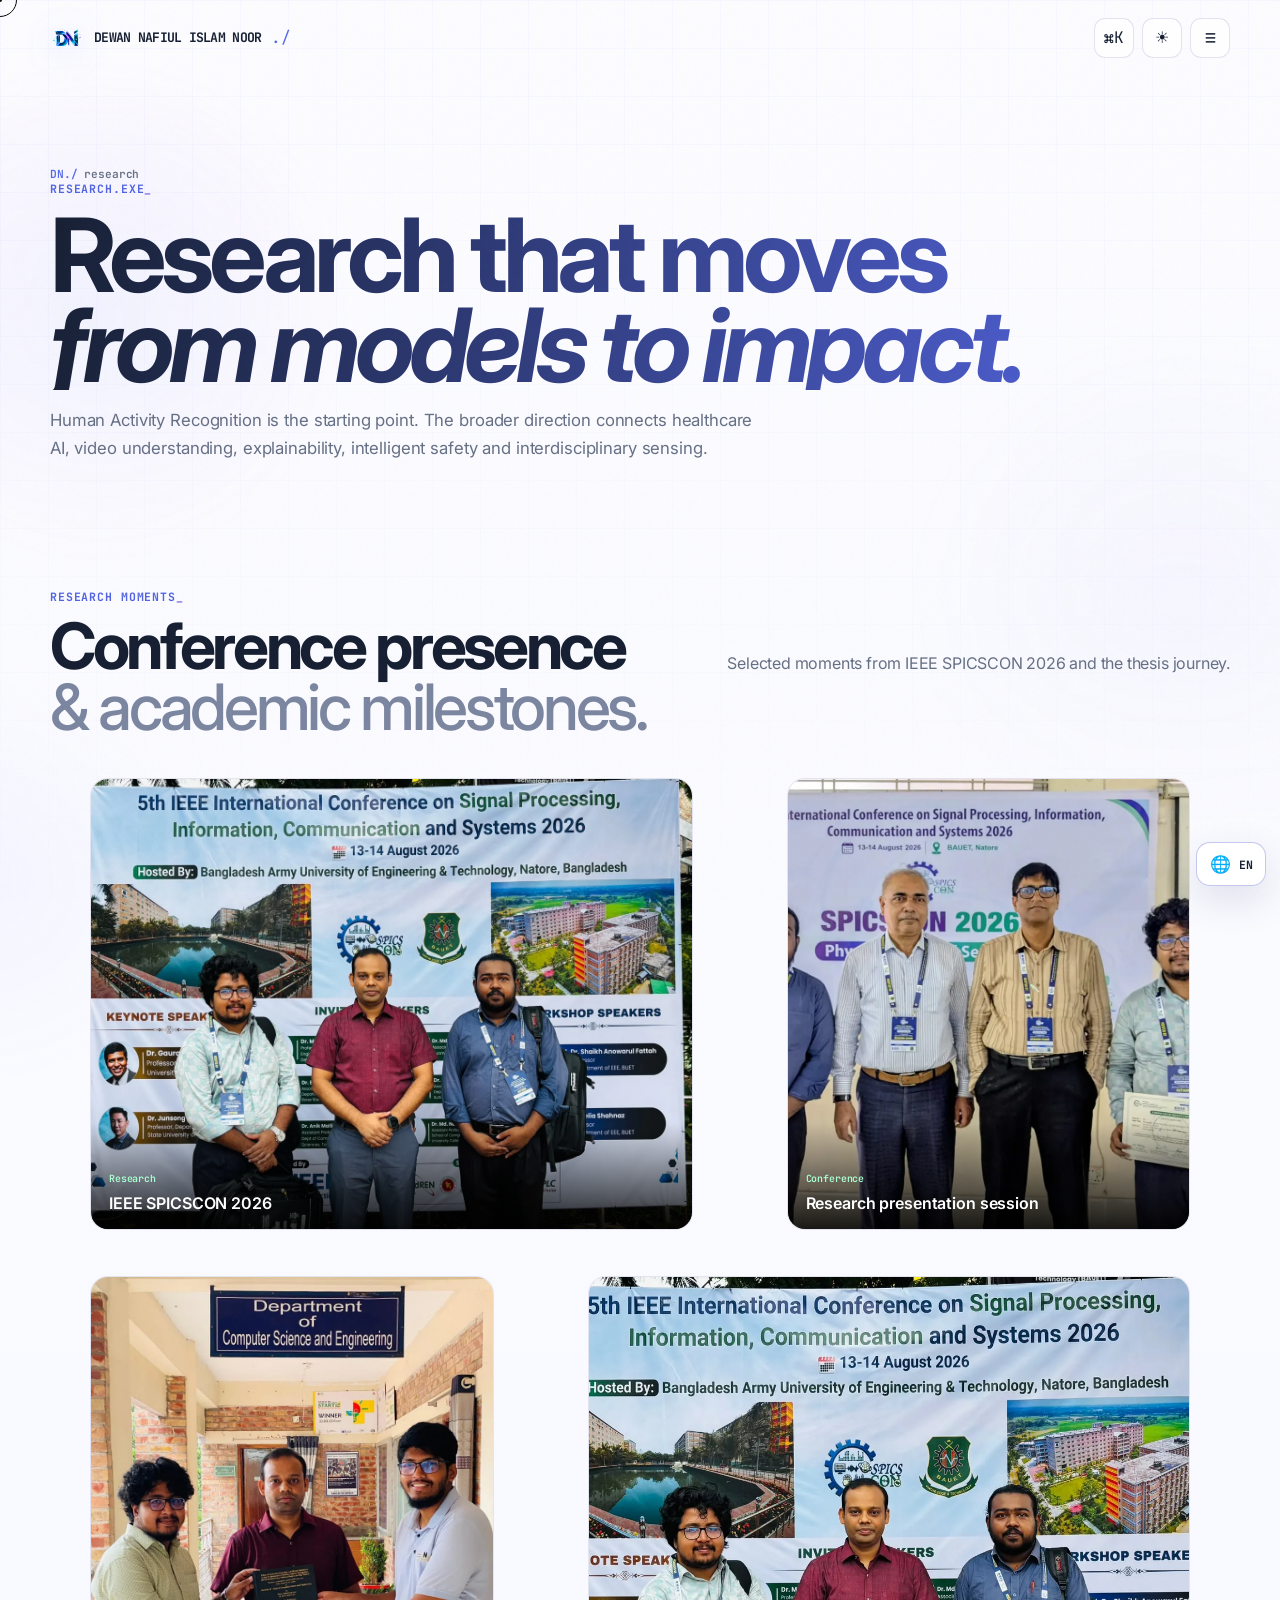
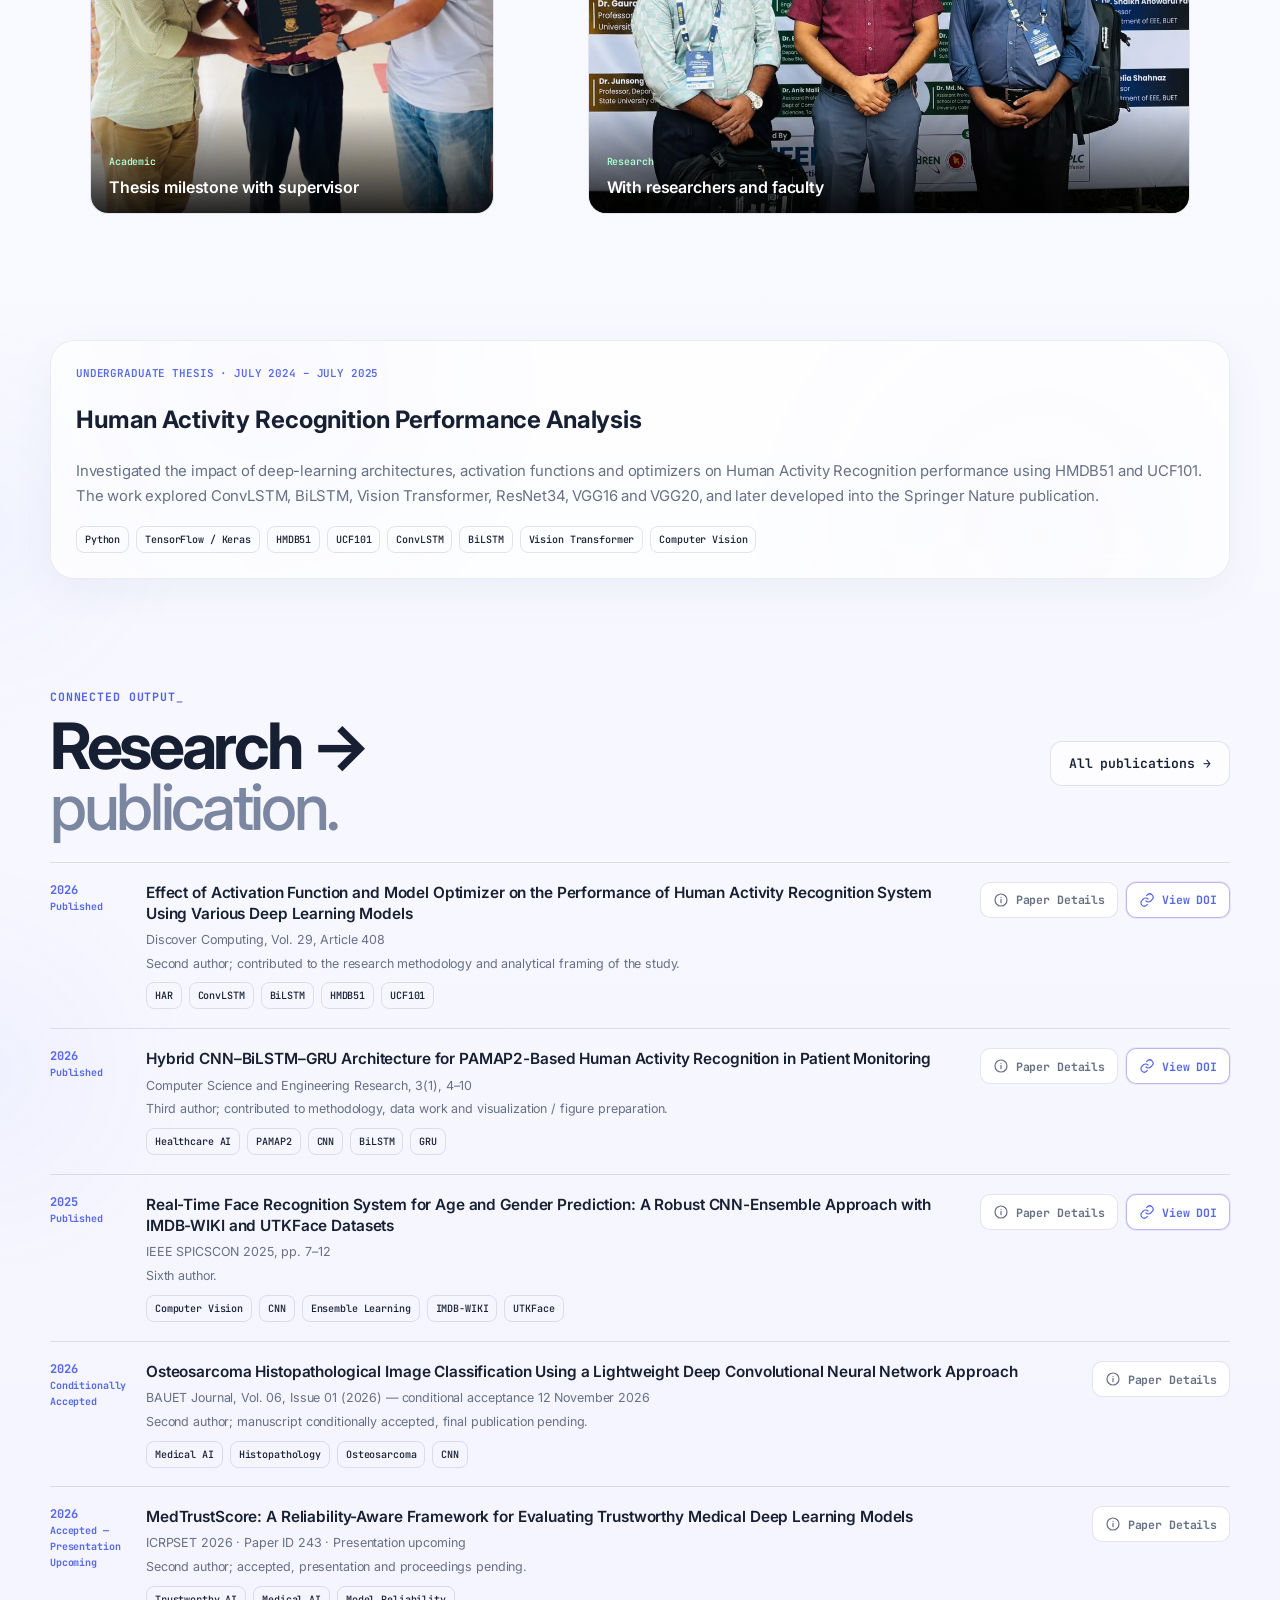
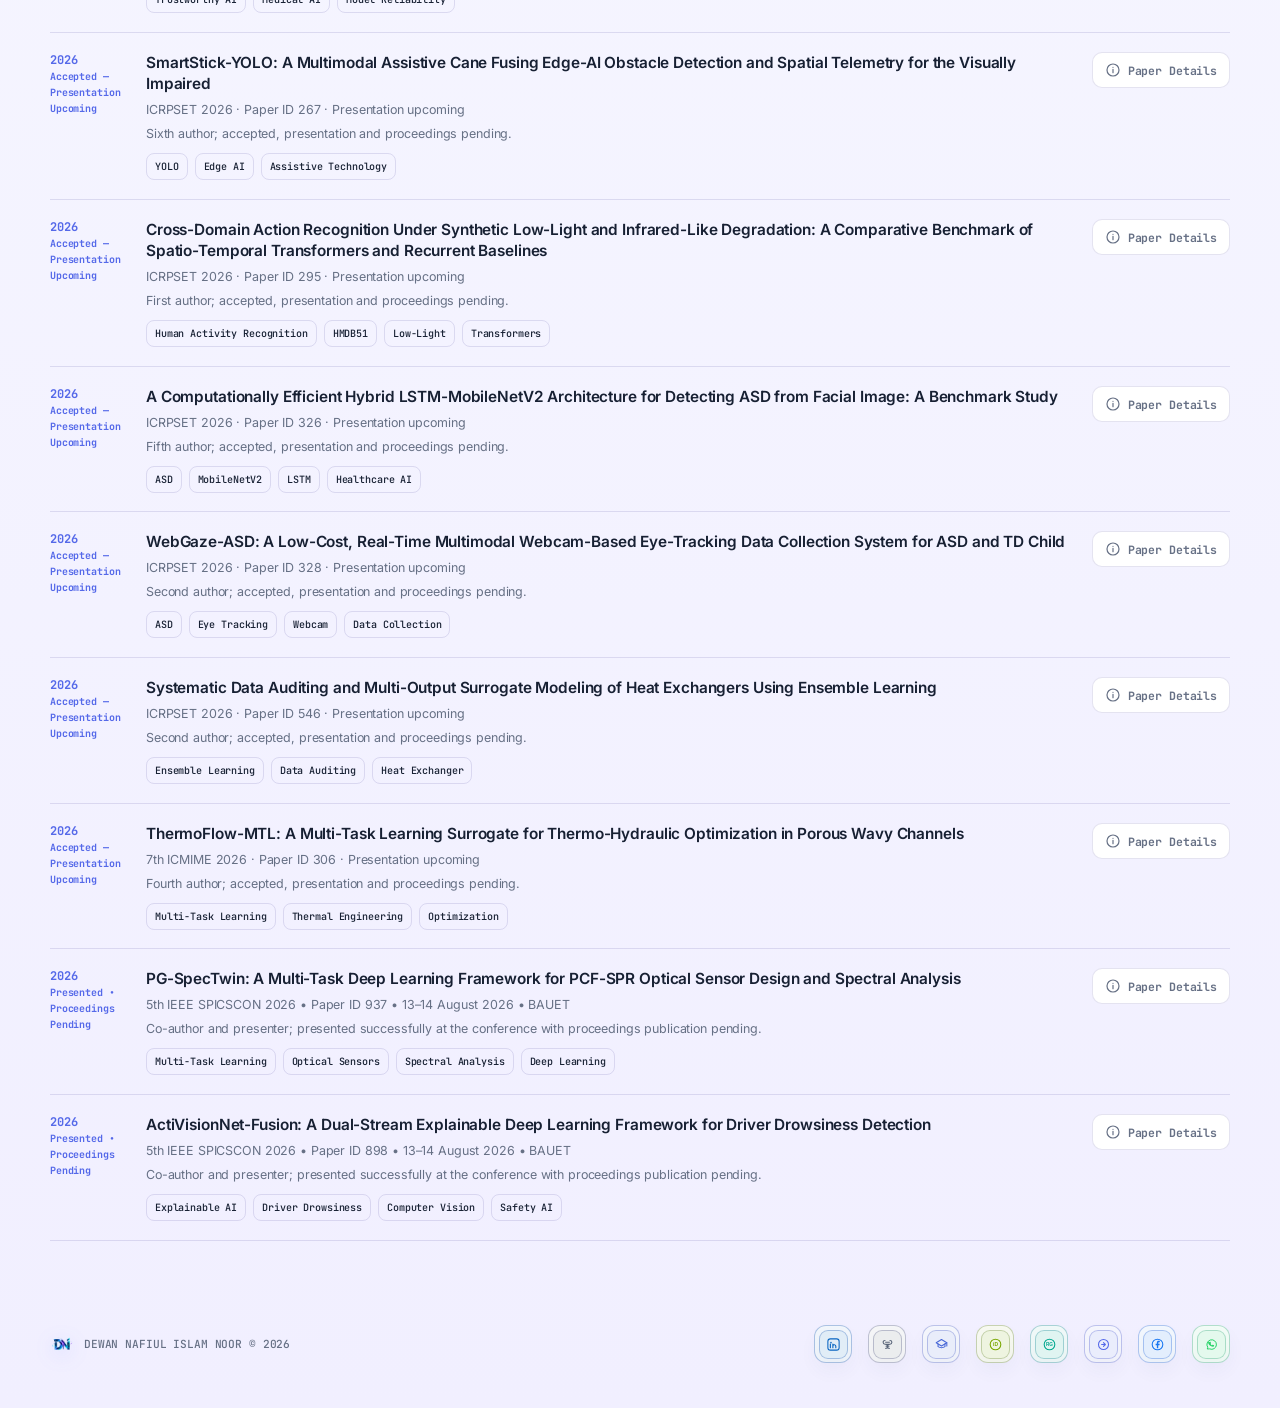
<file: research.html>
<!DOCTYPE html>
<html data-theme="light" lang="en"><head><meta charset="utf-8"/><meta content="width=device-width,initial-scale=1,viewport-fit=cover" name="viewport"/><meta content="#f7f8fc" name="theme-color"/><meta content="light dark" name="color-scheme"/><title>Research — Dewan Nafiul Islam Noor</title><meta content="Research trajectory across Human Activity Recognition, healthcare AI, computer vision, explainable safety AI, low-light patient activity recognition and AI-assisted sensing." name="description"/><meta content="Research — Dewan Nafiul Islam Noor" property="og:title"/><meta content="Research trajectory across Human Activity Recognition, healthcare AI, computer vision, explainable safety AI, low-light patient activity recognition and AI-assisted sensing." property="og:description"/><meta content="https://dewannoor28.github.io/assets/images/og-card.jpg" property="og:image"/><link rel="icon" type="image/png" sizes="32x32" href="assets/images/favicon-32x32.png"/><link rel="icon" type="image/png" sizes="16x16" href="assets/images/favicon-16x16.png"/><link rel="apple-touch-icon" sizes="180x180" href="assets/images/apple-touch-icon.png"/><link rel="manifest" href="site.webmanifest"/><link rel="shortcut icon" href="favicon.ico"/><link rel="preconnect" href="https://fonts.googleapis.com"/><link rel="preconnect" href="https://fonts.gstatic.com" crossorigin/><link href="https://fonts.googleapis.com/css2?family=Inter:wght@400;500;600;700;800&family=JetBrains+Mono:wght@400;500;600&display=swap" rel="stylesheet"/><link href="styles.css?v=41" rel="stylesheet"/><link rel="canonical" href="https://dewannoor28.github.io/research.html"/><meta property="og:type" content="website"/><meta property="og:url" content="https://dewannoor28.github.io/research.html"/><meta name="twitter:card" content="summary_large_image"/><meta name="twitter:title" content="Research — Dewan Nafiul Islam Noor"/><meta name="twitter:description" content="Research trajectory across Human Activity Recognition, healthcare AI, computer vision, explainable safety AI, low-light patient activity recognition and AI-assisted sensing."/><meta name="twitter:image" content="https://dewannoor28.github.io/assets/images/og-card.jpg"/><link rel="stylesheet" href="portfolio-refinements.css?v=20261117"/></head><body data-page="research">
<div class="progress"></div><div class="bg-grid"></div><canvas id="code-canvas"></canvas><div class="noise"></div>
<div class="cursor"></div><div class="cursor-dot"></div>
<header class="site-header"><div class="container nav">
<a class="brand notranslate" translate="no" href="index.html" aria-label="Dewan Nafiul Islam Noor home"><img class="brand-mark" src="assets/images/logo-mark.webp" alt="DNI logo" width="34" height="34"/><span class="brand-text">DEWAN NAFIUL ISLAM NOOR</span><span class="brand-accent">./</span></a>
<nav aria-label="Primary" class="nav-links"><a data-nav="home" href="index.html">Home</a><a data-nav="experience" href="experience.html">Experience</a><a data-nav="research" href="research.html">Research</a><a data-nav="publications" href="publications.html">Publications</a><a data-nav="projects" href="projects.html">Projects</a><a data-nav="education" href="education.html">Education</a><a data-nav="leadership" href="leadership-learning.html">Leadership &amp; Learning</a><a data-nav="gallery" href="gallery.html">Gallery</a></nav>
<div class="nav-actions"><button aria-label="Open command palette" class="icon-btn" id="command-open" title="Command palette (Ctrl/Cmd + K)">⌘K</button><button aria-label="Toggle theme" class="icon-btn" id="theme-toggle">☾</button><button aria-label="Menu" class="menu-btn" id="menu-toggle">≡</button></div>
<nav class="mobile-nav" id="mobile-nav" aria-label="Mobile navigation"><a href="index.html">Home</a><a href="experience.html">Experience</a><a href="research.html">Research</a><a href="publications.html">Publications</a><a href="projects.html">Projects</a><a href="education.html">Education</a><a href="leadership-learning.html">Leadership &amp; Learning</a><a href="gallery.html">Gallery</a></nav>
</div></header><main><section class="page-hero"><div class="container"><div class="breadcrumbs"><a href="index.html">DN./</a> research</div><div class="section-tag">RESEARCH.EXE</div><h1>Research that moves<br/><em>from models to impact.</em></h1><p>Human Activity Recognition is the starting point. The broader direction connects healthcare AI, video understanding, explainability, intelligent safety and interdisciplinary sensing.</p></div></section><section class="section"><div class="container"><div class="section-head reveal"><div><div class="section-tag">RESEARCH MOMENTS</div><h2 class="section-title">Conference presence<br/><em>& academic milestones.</em></h2></div><p class="section-lead">Selected moments from IEEE SPICSCON 2026 and the thesis journey.</p></div><div class="gallery reveal"><figure class="gallery-item"><img src="assets/images/research-spicscon-2026.webp" alt="Dewan Nafiul Islam Noor at IEEE SPICSCON 2026" loading="eager" fetchpriority="high" decoding="async"><figcaption class="gallery-caption"><span>Research</span><h4>IEEE SPICSCON 2026</h4></figcaption></figure><figure class="gallery-item"><img src="assets/images/spicscon-session-2026.webp" alt="IEEE SPICSCON 2026 session with researchers and faculty" loading="eager" fetchpriority="auto" decoding="async"><figcaption class="gallery-caption"><span>Conference</span><h4>Research presentation session</h4></figcaption></figure><figure class="gallery-item"><img src="assets/images/thesis-supervisor.webp" alt="Thesis milestone with supervisor" loading="eager" fetchpriority="auto" decoding="async"><figcaption class="gallery-caption"><span>Academic</span><h4>Thesis milestone with supervisor</h4></figcaption></figure><figure class="gallery-item"><img src="assets/images/spicscon-conference-group-2026.webp" alt="IEEE SPICSCON 2026 conference group" loading="eager" fetchpriority="auto" decoding="async"><figcaption class="gallery-caption"><span>Research</span><h4>With researchers and faculty</h4></figcaption></figure></div></div></section><section class="section"><div class="container"><article class="card reveal" id="thesis"></article></div></section><section class="section"><div class="container"><div class="section-head reveal"><div><div class="section-tag">CONNECTED OUTPUT</div><h2 class="section-title">Research →<br/><em>publication.</em></h2></div><a class="btn ghost" href="publications.html">All publications →</a></div><div id="publication-list"></div></div></section></main>
<footer class="footer"><div class="container"><div class="footer-brand notranslate" translate="no"><img class="footer-logo" src="assets/images/logo-mark.webp" alt="DNI logo" width="24" height="24"/><span>DEWAN NAFIUL ISLAM NOOR © <span class="js-year"></span></span></div><div id="footer-social"></div></div></footer>
<div class="language-switcher notranslate" id="language-switcher" translate="no">
<button class="language-fab" id="language-toggle" type="button" aria-label="Choose language" aria-expanded="false" aria-controls="language-menu"><span aria-hidden="true">🌐</span><span id="language-code">EN</span></button>
<div class="language-menu" id="language-menu" role="menu" aria-label="Choose language">
<button type="button" data-lang="en" role="menuitem"><b>EN</b><span>English</span></button>
<button type="button" data-lang="bn" role="menuitem"><b>BN</b><span>বাংলা</span></button>
<button type="button" data-lang="hi" role="menuitem"><b>HI</b><span>हिन्दी</span></button>
<button type="button" data-lang="ar" role="menuitem"><b>AR</b><span>العربية</span></button>
<button type="button" data-lang="ja" role="menuitem"><b>JA</b><span>日本語</span></button>
<button type="button" data-lang="de" role="menuitem"><b>DE</b><span>Deutsch</span></button>
</div>
</div>
<div id="google_translate_element" class="google-translate-host notranslate" translate="no" aria-hidden="true"></div>
<div class="command" id="command"><div class="command-box"><div class="command-search"><span class="mono">›</span><input autocomplete="off" id="command-input" placeholder="Search portfolio or type a destination…"/><button type="button" class="icon-btn" aria-label="Close search" onclick="document.getElementById('command').classList.remove('open')">×</button></div><div class="command-results" id="command-results"></div></div></div>
<div class="image-modal" id="image-modal"><button aria-label="Close" id="modal-close">×</button><img alt="" id="modal-image"/></div>
<script defer src="data.js?v=41"></script><script defer src="app.js?v=42"></script><script defer src="portfolio-refinements.js?v=20261117"></script></body></html>
</file>
<file: styles.css>
:root{
  --bg:#f7f8fc;--bg2:#f2f5fb;--panel:rgba(255,255,255,.82);--panel2:#eef3fb;--text:#172033;--muted:#667085;
  --line:rgba(55,73,105,.13);--accent:#5b6df6;--accent2:#8970e8;--accent3:#a65eea;--danger:#e45f76;
  --shadow:0 24px 70px rgba(67,84,128,.13);--radius:24px;--radius-sm:14px;--max:1180px;
  --display:'Inter',sans-serif;--body:'Inter',sans-serif;--mono:'JetBrains Mono',monospace;
}
[data-theme="light"]{--bg:#f7f8fc;--bg2:#f2f5fb;--panel:rgba(255,255,255,.82);--panel2:#eef3fb;--text:#172033;--muted:#667085;--line:rgba(55,73,105,.13);--accent:#5b6df6;--accent2:#8970e8;--accent3:#a65eea;--shadow:0 24px 70px rgba(67,84,128,.13)}
[data-theme="dark"]{--bg:#172033;--bg2:#1d2940;--panel:rgba(31,44,67,.88);--panel2:#25334d;--text:#f7f9ff;--muted:#b1bdd2;--line:rgba(235,241,255,.13);--accent:#9ba8ff;--accent2:#b39bf4;--accent3:#d4a6ff;--shadow:0 24px 72px rgba(16,24,40,.28)}
*{box-sizing:border-box}html{scroll-behavior:smooth}body{margin:0;background:linear-gradient(180deg,#fbfcff 0%,var(--bg) 38%,#f3f0ff 100%);color:var(--text);font-family:var(--body);line-height:1.65;overflow-x:hidden;min-height:100vh}body.is-booting{overflow:hidden}
a{color:inherit;text-decoration:none}button,input{font:inherit}img{max-width:100%;display:block}.container{width:min(var(--max),calc(100% - 40px));margin:auto}.mono{font-family:var(--mono)}
#code-canvas{position:fixed;inset:0;z-index:-4;width:100%;height:100%;opacity:.5}.bg-grid{position:fixed;inset:0;z-index:-5;background-image:linear-gradient(var(--line) 1px,transparent 1px),linear-gradient(90deg,var(--line) 1px,transparent 1px);background-size:44px 44px;mask-image:linear-gradient(to bottom,rgba(0,0,0,.75),transparent 75%);opacity:.22}.noise{position:fixed;inset:0;pointer-events:none;z-index:80;opacity:.035;background-image:url("data:image/svg+xml,%3Csvg viewBox='0 0 200 200' xmlns='http://www.w3.org/2000/svg'%3E%3Cfilter id='n'%3E%3CfeTurbulence type='fractalNoise' baseFrequency='.9' numOctaves='4' stitchTiles='stitch'/%3E%3C/filter%3E%3Crect width='100%25' height='100%25' filter='url(%23n)' opacity='.7'/%3E%3C/svg%3E")}.progress{position:fixed;top:0;left:0;height:2px;background:linear-gradient(90deg,var(--accent),var(--accent2),var(--accent3));width:0;z-index:120}
.site-header{position:sticky;top:0;z-index:70;border-bottom:1px solid transparent;transition:.3s}.site-header.scrolled{background:color-mix(in srgb,var(--bg) 84%,transparent);backdrop-filter:blur(18px);border-color:var(--line)}.nav{height:76px;display:flex;align-items:center;gap:28px}
.brand{display:inline-flex;align-items:center;gap:10px;white-space:nowrap;flex:0 0 auto}
.brand-mark{width:34px;height:34px;display:block;object-fit:contain;filter:drop-shadow(0 6px 16px rgba(74,104,255,.18))}
.brand-text{font-family:var(--mono);font-weight:700;letter-spacing:-.05em;font-size:1rem;color:var(--text)}
.brand-accent{color:var(--accent);display:inline-block;animation:brandPulse 2.2s ease-in-out infinite}
.footer-brand{display:inline-flex;align-items:center;gap:10px}
.footer-logo{width:24px;height:24px;display:block;object-fit:contain;filter:drop-shadow(0 4px 10px rgba(74,104,255,.16))}
.nav-links{margin-left:auto;display:flex;gap:8px;align-items:center}.nav-links a{font-family:var(--mono);font-size:.72rem;color:var(--muted);padding:10px 11px;border-radius:9px;transition:.2s}.nav-links a:hover,.nav-links a.active{background:var(--panel);color:var(--text)}.nav-links a b{color:var(--accent);font-weight:500}.nav-actions{display:flex;gap:8px}.icon-btn,.menu-btn{width:40px;height:40px;border:1px solid var(--line);background:var(--panel);color:var(--text);border-radius:11px;cursor:pointer;display:grid;place-items:center;font-family:var(--mono)}.menu-btn{display:none}.mobile-nav{display:none}
.boot{position:fixed;inset:0;z-index:200;background:#05080c;color:#c7ffe5;display:grid;place-items:center;transition:opacity .6s,visibility .6s}.boot.hidden{opacity:0;visibility:hidden}.boot-window{width:min(720px,calc(100% - 36px));border:1px solid #414271;background:#191b35;box-shadow:0 40px 120px #000;border-radius:18px;overflow:hidden}.boot-bar{height:42px;border-bottom:1px solid #3b3b65;display:flex;align-items:center;gap:8px;padding:0 16px;font:12px var(--mono);color:#b2a5df}.dot{width:10px;height:10px;border-radius:50%;background:#6861a4}.dot:nth-child(2){background:#8e7ab8}.dot:nth-child(3){background:#6c68b5}.boot-log{padding:26px;font:13px/1.9 var(--mono);min-height:300px}.boot-line{opacity:0;transform:translateY(6px);animation:bootIn .24s forwards}.boot-line.ok{color:#bba4ff}.boot-line.dim{color:#9384bf}@keyframes bootIn{to{opacity:1;transform:none}}
.hero{min-height:calc(100vh - 76px);display:grid;align-items:center;padding:72px 0 42px;position:relative}.hero-grid{display:grid;grid-template-columns:1.25fr .75fr;gap:72px;align-items:center}.eyebrow{font:600 .78rem var(--mono);color:var(--accent);letter-spacing:.04em;text-transform:uppercase}.hero h1{font:700 clamp(4.2rem,9.5vw,9rem)/.83 var(--display);letter-spacing:-.075em;margin:22px 0 26px;max-width:900px}.hero h1 .outline{-webkit-text-stroke:1px color-mix(in srgb,var(--text) 58%,transparent);color:transparent}.hero-role{font:500 clamp(1rem,2vw,1.22rem) var(--mono);display:flex;gap:10px;align-items:center;color:var(--muted);min-height:32px}.hero-role strong{color:var(--accent)}.caret{width:9px;height:1.2em;background:var(--accent);animation:blink .9s steps(1) infinite}@keyframes blink{50%{opacity:0}}.hero-intro{font-size:1.08rem;color:var(--muted);max-width:690px;margin:20px 0 30px}.actions{display:flex;flex-wrap:wrap;gap:12px}.btn{display:inline-flex;gap:10px;align-items:center;justify-content:center;padding:13px 18px;border-radius:12px;border:1px solid var(--line);font:600 .82rem var(--mono);transition:.22s;cursor:pointer}.btn.primary{background:var(--accent);color:#ffffff;border-color:transparent}.btn:hover{transform:translateY(-3px);box-shadow:0 12px 30px color-mix(in srgb,var(--accent) 20%,transparent)}.btn.ghost{background:var(--panel)}.hero-social{display:flex;gap:18px;flex-wrap:wrap;margin-top:25px}.hero-social a{font:500 .75rem var(--mono);color:var(--muted)}.hero-social a:hover{color:var(--text)}
.hero-visual{position:relative}.portrait-card{background:linear-gradient(145deg,var(--panel),var(--panel2));padding:12px;border:1px solid var(--line);border-radius:30px;box-shadow:var(--shadow);transform:rotate(2deg);position:relative;overflow:hidden}.portrait-card:before{content:'<developer />';position:absolute;top:18px;left:18px;z-index:2;background:#191b35cf;color:var(--accent);padding:8px 10px;border-radius:8px;font:600 10px var(--mono)}.portrait-card img{aspect-ratio:4/5;object-fit:cover;border-radius:20px;filter:saturate(.94) contrast(1.02)}.floating-code{position:absolute;right:-45px;bottom:30px;width:270px;background:#191b35e8;border:1px solid #414271;padding:18px;border-radius:16px;color:#c9beff;font:11px/1.75 var(--mono);box-shadow:var(--shadow);backdrop-filter:blur(14px)}.floating-code .k{color:#9aafff}.floating-code .v{color:#f1ca8a}.orbit{position:absolute;border:1px dashed color-mix(in srgb,var(--accent) 38%,transparent);border-radius:50%;width:150px;height:150px;left:-50px;top:-45px;animation:spin 16s linear infinite}.orbit:after{content:'';position:absolute;width:8px;height:8px;background:var(--accent);border-radius:50%;top:10px;left:25px;box-shadow:0 0 20px var(--accent)}@keyframes spin{to{transform:rotate(360deg)}}
.metric-row{margin-top:56px;display:grid;grid-template-columns:repeat(4,1fr);border:1px solid var(--line);border-radius:16px;overflow:hidden;background:color-mix(in srgb,var(--panel) 78%,transparent);backdrop-filter:blur(12px)}.metric{padding:18px 20px;border-right:1px solid var(--line)}.metric:last-child{border-right:0}.metric strong{display:block;font:700 1.55rem var(--display)}.metric span{font:500 .68rem var(--mono);color:var(--muted)}
.marquee{overflow:hidden;border-block:1px solid var(--line);padding:12px 0;margin-top:42px}.marquee-track{display:flex;width:max-content;gap:36px;animation:marq 28s linear infinite;font:600 .72rem var(--mono);color:var(--muted);text-transform:uppercase;letter-spacing:.08em}.marquee-track span:before{content:'✦';color:var(--accent);margin-right:36px}@keyframes marq{to{transform:translateX(-50%)}}
.section{padding:110px 0;position:relative}.section-head{display:flex;justify-content:space-between;gap:30px;align-items:end;margin-bottom:48px}.section-tag{font:600 .72rem var(--mono);color:var(--accent);margin-bottom:12px}.section-title{font:700 clamp(2.6rem,5vw,5.2rem)/.95 var(--display);letter-spacing:-.055em;margin:0}.section-title em{font-weight:500;color:var(--muted)}.section-lead{max-width:560px;color:var(--muted)}.rule{height:1px;background:linear-gradient(90deg,var(--accent),var(--line),transparent);transform-origin:left}.reveal{opacity:0;transform:translateY(28px);transition:opacity .75s,transform .75s}.reveal.visible{opacity:1;transform:none}.stagger>*{opacity:0;transform:translateY(20px)}.stagger.visible>*{animation:staggerIn .55s forwards}.stagger.visible>*:nth-child(2){animation-delay:.08s}.stagger.visible>*:nth-child(3){animation-delay:.16s}.stagger.visible>*:nth-child(4){animation-delay:.24s}.stagger.visible>*:nth-child(5){animation-delay:.32s}.stagger.visible>*:nth-child(6){animation-delay:.4s}@keyframes staggerIn{to{opacity:1;transform:none}}
.about-grid{display:grid;grid-template-columns:.8fr 1.2fr;gap:70px}.about-code{position:sticky;top:110px;height:max-content;background:#191b35;border:1px solid #20382e;border-radius:18px;padding:22px;font:12px/1.9 var(--mono);color:#d9d3fa}.about-code .green{color:#c5b4ff}.about-code .blue{color:#9cb3ff}.about-code .orange{color:#f0c98b}.about-prose p{font-size:1.08rem;color:var(--muted)}.focus-tags{display:flex;flex-wrap:wrap;gap:9px;margin-top:28px}.tag{border:1px solid var(--line);padding:8px 11px;border-radius:999px;font:500 .69rem var(--mono);background:var(--panel)}
.research-list{border-top:1px solid var(--line)}.research-row{display:grid;grid-template-columns:90px .8fr 1.2fr;gap:25px;padding:32px 4px;border-bottom:1px solid var(--line);transition:.2s}.research-row:hover{background:linear-gradient(90deg,color-mix(in srgb,var(--accent) 6%,transparent),transparent);padding-left:18px}.research-row .num{font:600 .72rem var(--mono);color:var(--accent)}.research-row h3{font:600 1.35rem var(--display);margin:0}.research-row p{margin:0;color:var(--muted)}
.cards{display:grid;grid-template-columns:repeat(2,1fr);gap:18px}.card{background:linear-gradient(145deg,var(--panel),color-mix(in srgb,var(--panel2) 88%,transparent));border:1px solid var(--line);border-radius:var(--radius);padding:25px;position:relative;overflow:hidden;transition:.25s;box-shadow:0 0 0 transparent}.card:hover{transform:translateY(-5px);border-color:color-mix(in srgb,var(--accent) 40%,var(--line));box-shadow:0 24px 60px rgba(0,0,0,.16)}.card-kicker{font:600 .68rem var(--mono);color:var(--accent);text-transform:uppercase}.card h3{font:600 1.35rem/1.2 var(--display);margin:14px 0}.card p{color:var(--muted);font-size:.93rem}.stack{display:flex;flex-wrap:wrap;gap:7px;margin-top:18px}.stack span{font:500 .63rem var(--mono);padding:6px 8px;border:1px solid var(--line);border-radius:8px}.card-links{display:flex;gap:16px;margin-top:22px;font:600 .7rem var(--mono)}.card-links a{color:var(--muted)}.card-links a:hover{color:var(--accent)}.project-code{position:absolute;right:-34px;top:-12px;font:700 5.5rem var(--mono);opacity:.025;transform:rotate(8deg)}
.filters{display:flex;gap:8px;flex-wrap:wrap;margin-bottom:26px}.filter{border:1px solid var(--line);background:var(--panel);color:var(--muted);border-radius:999px;padding:8px 12px;font:600 .68rem var(--mono);cursor:pointer}.filter.active,.filter:hover{color:#ffffff;background:var(--accent);border-color:transparent}.publication{display:grid;grid-template-columns:90px 1fr auto;gap:20px;padding:28px 0;border-top:1px solid var(--line)}.publication:last-child{border-bottom:1px solid var(--line)}.publication .year{font:700 .75rem var(--mono);color:var(--accent)}.publication h3{font:600 1.2rem/1.35 var(--display);margin:0 0 8px}.publication p{color:var(--muted);margin:5px 0;font-size:.88rem}.publication .pub-actions{display:flex;align-items:flex-start;gap:8px}.mini-btn{border:1px solid var(--line);border-radius:9px;padding:8px 10px;font:600 .65rem var(--mono);color:var(--muted)}.mini-btn:hover{color:var(--text);border-color:var(--accent)}
.terminal{background:#050b08;border:1px solid #414271;border-radius:18px;overflow:hidden;box-shadow:var(--shadow)}.terminal-bar{height:42px;padding:0 16px;display:flex;align-items:center;gap:8px;border-bottom:1px solid #1f362d;font:11px var(--mono);color:#729483}.terminal-body{padding:20px;min-height:310px;max-height:420px;overflow:auto;font:12px/1.85 var(--mono);color:#bcebd0}.terminal-output{white-space:pre-wrap}.terminal-input-line{display:flex;gap:8px;color:#8dffbf}.terminal-input{flex:1;background:transparent;border:0;outline:0;color:#dcffed;font:inherit}.terminal-help{color:#6e9580}
.git-timeline{position:relative;padding-left:48px}.git-timeline:before{content:'';position:absolute;left:13px;top:8px;bottom:8px;width:2px;background:linear-gradient(var(--accent),var(--accent2),var(--accent3))}.git-item{position:relative;padding:0 0 38px}.git-item:before{content:'';position:absolute;left:-42px;top:7px;width:13px;height:13px;border-radius:50%;background:var(--bg);border:3px solid var(--accent);box-shadow:0 0 18px color-mix(in srgb,var(--accent) 38%,transparent)}.git-item .hash{font:600 .66rem var(--mono);color:var(--accent)}.git-item h3{margin:5px 0;font:600 1.22rem var(--display)}.git-item p{margin:5px 0;color:var(--muted)}
.stack-json{background:#191b35;border:1px solid #414271;border-radius:18px;padding:28px;font:12px/1.95 var(--mono);color:#a5c9b6;overflow:auto}.stack-json .key{color:#9cb2ff}.stack-json .str{color:#f0c98b}.stack-json .brace{color:#c5b4ff}.skills-grid{display:grid;grid-template-columns:1.2fr .8fr;gap:22px}.skill-cloud{display:grid;grid-template-columns:repeat(2,1fr);gap:14px}.skill-box{border:1px solid var(--line);border-radius:16px;padding:18px;background:var(--panel)}.skill-box h4{font:600 .72rem var(--mono);color:var(--accent);margin:0 0 12px}.skill-box p{margin:0;color:var(--muted);font-size:.87rem}
.gallery{display:grid;grid-template-columns:repeat(12,1fr);gap:14px}.gallery-item{border-radius:18px;overflow:hidden;position:relative;border:1px solid var(--line);cursor:pointer;min-height:260px;background:var(--panel)}.gallery-item:nth-child(1),.gallery-item:nth-child(4){grid-column:span 7}.gallery-item:nth-child(2),.gallery-item:nth-child(3){grid-column:span 5}.gallery-item:nth-child(5),.gallery-item:nth-child(6){grid-column:span 6}.gallery-item img{width:100%;height:100%;object-fit:cover;transition:.5s}.gallery-item:hover img{transform:scale(1.045)}.gallery-caption{position:absolute;inset:auto 0 0;padding:40px 18px 16px;background:linear-gradient(transparent,rgba(0,0,0,.85));color:white}.gallery-caption span{font:600 .62rem var(--mono);color:#aaffd0}.gallery-caption h4{margin:4px 0 0;font:600 1rem var(--display)}
.leadership-grid,.achievement-grid,.education-grid{display:grid;grid-template-columns:repeat(3,1fr);gap:16px}.media-card{border:1px solid var(--line);border-radius:20px;overflow:hidden;background:var(--panel);transition:.25s}.media-card:hover{transform:translateY(-4px)}.media-card img{width:100%;aspect-ratio:16/10;object-fit:cover}.media-card .body{padding:20px}.media-card h3{font:600 1.08rem var(--display);margin:5px 0}.media-card p{font-size:.86rem;color:var(--muted);margin:8px 0}.media-card .role{font:600 .67rem var(--mono);color:var(--accent)}.media-card.text-only{padding-top:18px}.media-card.text-only .body{min-height:220px}
.contact-shell{border:1px solid var(--line);border-radius:32px;padding:70px;background:radial-gradient(circle at 80% 20%,color-mix(in srgb,var(--accent2) 14%,transparent),transparent 35%),linear-gradient(145deg,var(--panel),var(--panel2));position:relative;overflow:hidden}.contact-shell h2{font:700 clamp(3rem,6vw,6.5rem)/.9 var(--display);letter-spacing:-.06em;margin:12px 0 20px}.contact-shell p{max-width:720px;color:var(--muted)}.footer{padding:30px 0 45px;color:var(--muted);font:500 .7rem var(--mono)}.footer .container{display:flex;justify-content:space-between;gap:20px}
.page-hero{padding:90px 0 55px}.page-hero h1{font:700 clamp(3.8rem,8vw,8rem)/.88 var(--display);letter-spacing:-.07em;margin:14px 0}.page-hero p{max-width:720px;color:var(--muted);font-size:1.05rem}.breadcrumbs{font:600 .7rem var(--mono);color:var(--muted)}.breadcrumbs a{color:var(--accent)}.detail-shell{display:grid;grid-template-columns:.68fr 1.32fr;gap:60px}.detail-aside{position:sticky;top:110px;height:max-content}.detail-aside .meta{border-top:1px solid var(--line);padding:14px 0}.detail-aside .meta span{display:block;font:600 .62rem var(--mono);color:var(--muted)}.detail-aside .meta strong{font:600 .9rem var(--display)}.detail-body h2{font:600 2rem var(--display);margin-top:0}.detail-body p{color:var(--muted)}.detail-body .related{margin-top:45px;padding-top:30px;border-top:1px solid var(--line)}
.command{position:fixed;inset:0;z-index:150;background:rgba(0,0,0,.6);backdrop-filter:blur(8px);display:none;place-items:start center;padding-top:14vh}.command.open{display:grid}.command-box{width:min(620px,calc(100% - 32px));background:var(--panel);border:1px solid var(--line);border-radius:17px;box-shadow:var(--shadow);overflow:hidden}.command-search{display:flex;align-items:center;border-bottom:1px solid var(--line);padding:12px 15px;gap:10px}.command-search input{flex:1;background:transparent;border:0;outline:0;color:var(--text);font:500 .85rem var(--mono)}.command-results{padding:8px;max-height:420px;overflow:auto}.command-item{display:flex;justify-content:space-between;padding:11px 12px;border-radius:9px;color:var(--muted);font:500 .72rem var(--mono)}.command-item:hover,.command-item.active{background:var(--panel2);color:var(--text)}.command-item span:last-child{color:var(--accent)}
.cursor,.cursor-dot{position:fixed;top:0;left:0;pointer-events:none;z-index:300;border-radius:50%;mix-blend-mode:difference}.cursor{width:34px;height:34px;border:1px solid white;transform:translate(-50%,-50%);transition:width .15s,height .15s}.cursor-dot{width:4px;height:4px;background:white;transform:translate(-50%,-50%)}.cursor.hover{width:58px;height:58px}.image-modal{position:fixed;inset:0;z-index:170;background:rgba(0,0,0,.88);display:none;place-items:center;padding:30px}.image-modal.open{display:grid}.image-modal img{max-width:min(100%,1000px);max-height:82vh;border-radius:18px}.image-modal button{position:absolute;right:25px;top:25px;width:44px;height:44px;border-radius:50%;background:#111;color:white;border:1px solid #333;cursor:pointer}
.empty{color:var(--muted);padding:25px;border:1px dashed var(--line);border-radius:14px;font:500 .75rem var(--mono)}
@media(max-width:980px){.nav-links{display:none}.menu-btn{display:grid}.mobile-nav.open{display:grid;position:absolute;left:20px;right:20px;top:70px;background:var(--panel);border:1px solid var(--line);padding:12px;border-radius:14px;box-shadow:var(--shadow)}.mobile-nav a{padding:11px;font:500 .72rem var(--mono);border-radius:8px}.hero-grid,.about-grid,.skills-grid,.detail-shell{grid-template-columns:1fr}.hero-visual{max-width:560px;margin:auto}.floating-code{right:-10px}.metric-row{grid-template-columns:repeat(2,1fr)}.metric:nth-child(2){border-right:0}.metric:nth-child(-n+2){border-bottom:1px solid var(--line)}.about-code,.detail-aside{position:relative;top:auto}.leadership-grid,.achievement-grid,.education-grid{grid-template-columns:repeat(2,1fr)}.section-head{align-items:start;flex-direction:column}.cards{grid-template-columns:1fr}.publication{grid-template-columns:70px 1fr}.publication .pub-actions{grid-column:2}.contact-shell{padding:42px}.gallery-item{grid-column:span 6!important}}
@media(max-width:650px){.container{width:min(100% - 26px,var(--max))}.hero{padding-top:45px}.hero h1{font-size:clamp(3.6rem,20vw,6rem)}.hero-grid{gap:48px}.floating-code{position:relative;right:auto;bottom:auto;margin-top:12px;width:100%}.metric-row{grid-template-columns:1fr}.metric{border-right:0;border-bottom:1px solid var(--line)!important}.metric:last-child{border-bottom:0!important}.section{padding:82px 0}.research-row{grid-template-columns:45px 1fr}.research-row p{grid-column:2}.leadership-grid,.achievement-grid,.education-grid,.skill-cloud{grid-template-columns:1fr}.gallery-item{grid-column:span 12!important;min-height:230px}.publication{grid-template-columns:1fr}.publication .pub-actions{grid-column:auto}.contact-shell{padding:30px 22px}.cursor,.cursor-dot{display:none}.footer .container{flex-direction:column}.page-hero{padding-top:60px}.detail-shell{gap:30px}}
@media(prefers-reduced-motion:reduce){*,*:before,*:after{animation-duration:.001ms!important;animation-iteration-count:1!important;scroll-behavior:auto!important;transition-duration:.001ms!important}.boot{display:none!important}.reveal{opacity:1;transform:none}.marquee-track{animation:none}}


/* ==============================================================
   v4 LIGHT MOTION SYSTEM — Dewan Nafiul Islam Noor
   ============================================================= */
[data-theme="dark"] body{background:linear-gradient(155deg,#172033 0%,#1d2940 48%,#19283a 100%)}

.bg-grid{
  opacity:.52;
  background-image:
    linear-gradient(rgba(91,109,246,.075) 1px,transparent 1px),
    linear-gradient(90deg,rgba(91,109,246,.075) 1px,transparent 1px);
  background-size:48px 48px;
  mask-image:linear-gradient(to bottom,rgba(0,0,0,.92),rgba(0,0,0,.48) 72%,transparent);
  animation:gridDrift 22s linear infinite;
}
.bg-grid::before,.bg-grid::after{content:"";position:absolute;border-radius:50%;filter:blur(6px);pointer-events:none;will-change:transform}
.bg-grid::before{width:520px;height:520px;left:-160px;top:6vh;background:radial-gradient(circle,rgba(91,109,246,.17),rgba(166,94,234,.08) 46%,transparent 70%);animation:blobOne 11s ease-in-out infinite alternate}
.bg-grid::after{width:560px;height:560px;right:-180px;top:36vh;background:radial-gradient(circle,rgba(137,112,232,.15),rgba(91,109,246,.055) 48%,transparent 72%);animation:blobTwo 13s ease-in-out infinite alternate}
#code-canvas{opacity:.42}
.noise{opacity:.018}
@keyframes gridDrift{to{background-position:48px 48px}}
@keyframes blobOne{0%{transform:translate3d(0,0,0) scale(1)}100%{transform:translate3d(130px,70px,0) scale(1.12)}}
@keyframes blobTwo{0%{transform:translate3d(0,0,0) scale(1.05)}100%{transform:translate3d(-120px,-90px,0) scale(.92)}}

.site-header.scrolled{background:rgba(248,250,255,.78);backdrop-filter:blur(22px) saturate(135%);box-shadow:0 10px 38px rgba(54,68,104,.07)}
[data-theme="dark"] .site-header.scrolled{background:rgba(23,32,51,.8)}
.brand-text{font-size:1.02rem;letter-spacing:-.055em}.brand-accent{display:inline-block;animation:brandPulse 2.2s ease-in-out infinite}
@keyframes brandPulse{50%{transform:translateY(-2px);opacity:.58}}
.nav-links a{font-weight:600}.nav-links a:hover,.nav-links a.active{background:rgba(255,255,255,.8);box-shadow:0 7px 22px rgba(67,84,128,.08)}
[data-theme="dark"] .nav-links a:hover,[data-theme="dark"] .nav-links a.active{background:rgba(255,255,255,.07)}
.icon-btn,.menu-btn{background:rgba(255,255,255,.72);backdrop-filter:blur(12px)}
[data-theme="dark"] .icon-btn,[data-theme="dark"] .menu-btn{background:rgba(255,255,255,.06)}

.boot{background:linear-gradient(145deg,#eef3ff,#f8fbff 46%,#edf9f6);color:#24334f}
.boot-window{border-color:rgba(91,109,246,.22);background:rgba(255,255,255,.93);box-shadow:0 42px 120px rgba(59,72,115,.2)}
.boot-bar{border-color:rgba(91,109,246,.12);color:#71809b}.boot-log{color:#53627b}.boot-line.ok{color:#8270d5}.boot-line.dim{color:#8b6bc7}

.hero{overflow:clip;padding-top:82px}
.hero::before{content:"";position:absolute;width:420px;height:420px;right:2%;top:8%;border-radius:50%;background:conic-gradient(from 40deg,rgba(91,109,246,.1),rgba(137,112,232,.11),rgba(166,94,234,.09),rgba(91,109,246,.1));filter:blur(4px);animation:heroHalo 12s linear infinite;z-index:-1}
@keyframes heroHalo{to{transform:rotate(360deg) scale(1.08)}}
.hero h1{font-weight:800;font-size:clamp(3.65rem,7.4vw,7.45rem);line-height:.91;letter-spacing:-.068em;margin:20px 0 28px}
.hero h1 .name-line{display:inline-block;transform-origin:left;animation:nameReveal .9s cubic-bezier(.2,.75,.2,1) both}
.hero h1 .name-line:nth-of-type(2){animation-delay:.16s}
.hero h1 .outline{-webkit-text-stroke:1.35px rgba(72,87,129,.56);background:linear-gradient(90deg,#5b6df6,#8970e8,#a65eea);background-size:200% 100%;-webkit-background-clip:text;background-clip:text;color:transparent;-webkit-text-fill-color:transparent;animation:nameReveal .9s .16s cubic-bezier(.2,.75,.2,1) both,gradientShift 6s ease-in-out infinite}
@keyframes nameReveal{0%{opacity:0;transform:translateY(28px) skewY(3deg);clip-path:inset(0 0 100% 0)}100%{opacity:1;transform:none;clip-path:inset(0)}}
@keyframes gradientShift{50%{background-position:100% 50%}}
.eyebrow{color:#4859d9;font-weight:700;animation:eyebrowFloat 3.8s ease-in-out infinite}
@keyframes eyebrowFloat{50%{transform:translateX(5px)}}
.hero-role strong{color:#4356dc}.caret{background:#4356dc;box-shadow:0 0 14px rgba(91,109,246,.45)}
.hero-intro{color:#65708a}
[data-theme="dark"] .hero-intro{color:var(--muted)}

.portrait-card{background:linear-gradient(145deg,rgba(255,255,255,.96),rgba(241,245,255,.88));border-color:rgba(91,109,246,.16);box-shadow:0 34px 90px rgba(67,84,128,.18);animation:portraitFloat 5.6s ease-in-out infinite;transform:rotate(1.2deg)}
.portrait-card::after{content:"";position:absolute;inset:0;border-radius:30px;padding:1px;background:linear-gradient(130deg,rgba(91,109,246,.48),rgba(137,112,232,.1),rgba(166,94,234,.35));-webkit-mask:linear-gradient(#000 0 0) content-box,linear-gradient(#000 0 0);-webkit-mask-composite:xor;mask-composite:exclude;pointer-events:none}
.portrait-card:before{background:rgba(248,250,255,.88);color:#4a58d2;border:1px solid rgba(91,109,246,.13);backdrop-filter:blur(10px)}
@keyframes portraitFloat{0%,100%{translate:0 0;rotate:1.2deg}50%{translate:0 -14px;rotate:-.2deg}}
.floating-code{background:rgba(255,255,255,.91);border-color:rgba(91,109,246,.16);color:#3b4d6b;box-shadow:0 24px 58px rgba(67,84,128,.14);animation:codeFloat 4.8s ease-in-out infinite}
.floating-code .k{color:#6d50cf}.floating-code .v{color:#8270d5}
@keyframes codeFloat{0%,100%{transform:translateY(0) rotate(-.5deg)}50%{transform:translateY(-11px) rotate(.6deg)}}
.orbit{border-color:rgba(91,109,246,.34);animation-duration:10s}.orbit:after{background:#5b6df6;box-shadow:0 0 24px rgba(91,109,246,.72)}

.metric-row{background:rgba(255,255,255,.69);border-color:rgba(71,89,130,.12);box-shadow:0 20px 55px rgba(67,84,128,.08)}
[data-theme="dark"] .metric-row{background:rgba(28,42,64,.8)}
.metric strong{font-family:var(--display);color:#27334c}.metric span{color:#6f7c94}
[data-theme="dark"] .metric strong{color:var(--text)}
.marquee{background:rgba(255,255,255,.35);border-color:rgba(91,109,246,.11)}

.section::before{content:"";position:absolute;inset:10% auto auto -18vw;width:33vw;height:33vw;border-radius:50%;background:radial-gradient(circle,rgba(91,109,246,.04),transparent 70%);pointer-events:none}
.section-tag{color:#5263e3;font-weight:700;letter-spacing:.075em}
.section-title{font-weight:750;letter-spacing:-.05em}.section-title em{font-family:var(--display);font-style:normal;color:#7b86a0;font-weight:500}
.rule{background:linear-gradient(90deg,#5b6df6,#8970e8,rgba(91,109,246,.08))}
.reveal{opacity:0;transform:translateY(42px) scale(.985);filter:blur(7px);transition:opacity .82s cubic-bezier(.2,.72,.25,1),transform .82s cubic-bezier(.2,.72,.25,1),filter .82s}
.reveal.visible{opacity:1;transform:none;filter:blur(0)}
.stagger>*{transform:translateY(30px) scale(.97)}
@keyframes staggerIn{0%{opacity:0;transform:translateY(30px) scale(.97)}100%{opacity:1;transform:none}}

.card,.media-card,.skill-box{background:rgba(255,255,255,.78);backdrop-filter:blur(14px);border-color:rgba(71,89,130,.11);box-shadow:0 14px 42px rgba(67,84,128,.06)}
.card:hover,.media-card:hover,.skill-box:hover{box-shadow:0 24px 58px rgba(67,84,128,.13);border-color:rgba(91,109,246,.27)}
[data-theme="dark"] .card,[data-theme="dark"] .media-card,[data-theme="dark"] .skill-box{background:rgba(32,45,68,.84)}
.research-row{transition:.3s ease}.research-row:hover{background:linear-gradient(90deg,rgba(91,109,246,.07),rgba(137,112,232,.025),transparent);transform:translateX(6px)}

.btn{position:relative;overflow:hidden;isolation:isolate}.btn::after{content:"";position:absolute;inset:-60% -25%;background:linear-gradient(110deg,transparent 30%,rgba(255,255,255,.5) 50%,transparent 70%);transform:translateX(-120%) rotate(8deg);transition:transform .65s ease;z-index:-1}.btn:hover::after{transform:translateX(120%) rotate(8deg)}
.btn.primary{background:linear-gradient(135deg,#5b6df6,#6f75ef 55%,#8970e8);color:white;box-shadow:0 13px 30px rgba(91,109,246,.22)}
.btn.ghost{background:rgba(255,255,255,.7);backdrop-filter:blur(12px)}
[data-theme="dark"] .btn.ghost{background:rgba(255,255,255,.06)}
.filter.active,.filter:hover{color:white;background:linear-gradient(135deg,#5b6df6,#8970e8)}

.about-code,.stack-json,.terminal{background:linear-gradient(145deg,#202d44,#172237);border-color:#334766;box-shadow:0 25px 60px rgba(31,43,67,.18)}
.about-code{color:#cad7eb}.about-code .green,.stack-json .brace{color:#66dbc9}.about-code .blue,.stack-json .key{color:#aeb8ff}.about-code .orange,.stack-json .str{color:#ffd39a}
.terminal-bar{border-color:#344765;color:#95a6c3}.terminal-body{color:#d6e1f0}.terminal-input-line{color:#6ee1ce}.terminal-input{color:white}.terminal-help{color:#93a7c6}
.git-timeline:before{animation:timelineGlow 3s ease-in-out infinite}.git-item:before{background:#f7f8fc;animation:nodePulse 2.7s ease-in-out infinite}
[data-theme="dark"] .git-item:before{background:#172033}
@keyframes timelineGlow{50%{filter:drop-shadow(0 0 7px rgba(91,109,246,.42))}}
@keyframes nodePulse{50%{box-shadow:0 0 0 7px rgba(91,109,246,.08),0 0 22px rgba(91,109,246,.32)}}

.contact-shell{background:radial-gradient(circle at 80% 18%,rgba(166,94,234,.12),transparent 35%),radial-gradient(circle at 15% 82%,rgba(137,112,232,.12),transparent 34%),rgba(255,255,255,.72);box-shadow:0 26px 70px rgba(67,84,128,.09)}
[data-theme="dark"] .contact-shell{background:radial-gradient(circle at 80% 18%,rgba(166,94,234,.16),transparent 35%),linear-gradient(145deg,#22304a,#1c2840)}
.page-hero h1{font-family:var(--display);font-weight:800;background:linear-gradient(100deg,#172033,#5b6df6 55%,#8970e8);background-size:200% auto;-webkit-background-clip:text;background-clip:text;color:transparent;animation:pageTitle 7s ease-in-out infinite}
[data-theme="dark"] .page-hero h1{background:linear-gradient(100deg,#fff,#9ba8ff 55%,#b39bf4);-webkit-background-clip:text;background-clip:text;color:transparent}
@keyframes pageTitle{50%{background-position:100% center}}

@media(max-width:650px){
  .hero h1{font-size:clamp(3rem,15vw,5.25rem);line-height:.94;letter-spacing:-.06em}
  .hero::before{width:300px;height:300px;right:-35%;top:18%}
  .bg-grid::before,.bg-grid::after{width:340px;height:340px}
}

@media(prefers-reduced-motion:reduce){
  .bg-grid,.bg-grid::before,.bg-grid::after,.hero::before,.portrait-card,.floating-code,.name-line,.brand span,.eyebrow,.git-timeline:before,.git-item:before,.page-hero h1{animation:none!important}
}

/* ==============================================================
   v5 RESPONSIVE / MOBILE-FIRST HARDENING
   GitHub Pages: phone + tablet + desktop
   ============================================================= */
html{-webkit-text-size-adjust:100%;text-size-adjust:100%;scroll-padding-top:88px}
body{min-width:280px;-webkit-tap-highlight-color:transparent}
button,a,input{touch-action:manipulation}
img{height:auto}
.site-header{padding-top:env(safe-area-inset-top)}
.progress{top:env(safe-area-inset-top)}
.nav{min-width:0}
.brand{white-space:nowrap;flex:0 0 auto}
.nav-actions{margin-left:auto;flex:0 0 auto}
.hero-grid>*{min-width:0}
.hero h1,.page-hero h1,.section-title,.contact-shell h2{overflow-wrap:anywhere}
.name-line{max-width:100%}
.about-code,.stack-json,.terminal,.floating-code{max-width:100%}
.terminal-input{min-width:0}
.command-search input{min-width:0}
.footer #footer-social{display:flex;gap:14px;flex-wrap:wrap;justify-content:flex-end}

@media (max-width:980px){
  .site-header{background:rgba(248,250,255,.82);backdrop-filter:blur(18px) saturate(130%);border-color:var(--line)}
  [data-theme="dark"] .site-header{background:rgba(23,32,51,.86)}
  .nav{height:68px;gap:12px;position:relative}
  .icon-btn,.menu-btn{width:44px;height:44px;min-width:44px;min-height:44px}
  #command-open{font-size:.68rem}
  .mobile-nav.open{
    z-index:90;top:64px;left:0;right:0;margin:0 auto;width:min(calc(100vw - 28px),520px);
    max-height:min(70vh,520px);overflow:auto;overscroll-behavior:contain;
    background:rgba(255,255,255,.95);backdrop-filter:blur(24px) saturate(150%);
    border:1px solid rgba(71,89,130,.13);box-shadow:0 22px 60px rgba(67,84,128,.18);
    transform-origin:top center;animation:mobileMenuIn .22s ease-out both;
  }
  [data-theme="dark"] .mobile-nav.open{background:rgba(29,41,64,.96)}
  .mobile-nav a{min-height:46px;display:flex;align-items:center;border-bottom:1px solid var(--line)}
  .mobile-nav a:last-child{border-bottom:0}
  @keyframes mobileMenuIn{from{opacity:0;transform:translateY(-8px) scale(.985)}to{opacity:1;transform:none}}

  .hero{min-height:auto;padding:58px 0 36px}
  .hero-grid{gap:46px}
  .hero-visual{width:min(100%,520px)}
  .portrait-card{width:min(100%,480px);margin:auto}
  .orbit{left:-22px;top:-26px;width:120px;height:120px}
  .floating-code{right:8px;bottom:18px;width:min(270px,72%)}
  .section{padding:94px 0}
  .section-head{gap:18px;margin-bottom:34px}
  .about-grid,.skills-grid,.detail-shell{gap:38px}
  .about-code{width:100%;overflow:auto;white-space:pre-wrap;word-break:break-word}
  .detail-aside{display:grid;grid-template-columns:repeat(2,minmax(0,1fr));gap:0 20px}
  .detail-aside>.actions{grid-column:1/-1}
  .contact-shell{border-radius:26px}
}

@media (max-width:720px){
  .container{width:min(var(--max),calc(100% - 30px))}
  .nav{height:64px}
  .brand-text{font-size:.96rem}
  .brand-mark{width:31px;height:31px}
  #command-open{display:none}
  .hero{padding-top:42px}
  .hero-grid{gap:38px}
  .eyebrow{font-size:.68rem;line-height:1.6}
  .hero h1{font-size:clamp(2.8rem,13.2vw,4.9rem);line-height:.92;letter-spacing:-.06em;margin:16px 0 22px}
  .hero h1 .name-line{display:block}
  .hero-role{font-size:.82rem;line-height:1.55;align-items:flex-start;flex-wrap:wrap;min-height:54px;gap:5px 8px}
  .caret{height:1.1em;margin-top:3px}
  .hero-intro{font-size:.96rem;line-height:1.72;margin:12px 0 24px}
  .hero-social{gap:10px 16px;margin-top:20px}
  .hero-social a{font-size:.69rem}
  .actions{gap:9px}
  .btn{min-height:44px;padding:11px 14px;font-size:.72rem}

  .hero-visual{width:min(92vw,440px)}
  .portrait-card{border-radius:24px;padding:9px;transform:none}
  .portrait-card img{border-radius:17px}
  .portrait-card:before{top:14px;left:14px;font-size:9px;padding:7px 9px}
  .floating-code{position:relative;inset:auto;width:100%;margin:13px auto 0;font-size:10.5px;padding:14px;border-radius:14px;animation:codeFloatMobile 4.8s ease-in-out infinite}
  @keyframes codeFloatMobile{0%,100%{transform:translateY(0)}50%{transform:translateY(-7px)}}
  .orbit{width:92px;height:92px;left:-8px;top:-18px}

  .metric-row{margin-top:38px;border-radius:14px}
  .metric{padding:16px 17px}
  .metric strong{font-size:1.38rem}
  .marquee{margin-top:28px;padding:10px 0}
  .marquee-track{gap:25px;font-size:.64rem}
  .marquee-track span:before{margin-right:25px}

  .section{padding:72px 0}
  .section::before{width:65vw;height:65vw;left:-32vw}
  .section-tag{font-size:.65rem}
  .section-title{font-size:clamp(2.25rem,11vw,3.7rem);line-height:.97;letter-spacing:-.045em}
  .section-lead{font-size:.94rem;margin:0}
  .about-prose p{font-size:.98rem}
  .about-code,.stack-json{font-size:10.8px;line-height:1.82;padding:18px}

  .research-row{grid-template-columns:38px minmax(0,1fr);gap:10px 12px;padding:24px 2px}
  .research-row h3{font-size:1.14rem}
  .research-row p{grid-column:1/-1;padding-left:50px;font-size:.9rem}
  .research-row:hover{padding-left:2px;transform:none}

  .card{padding:20px;border-radius:19px}
  .card h3{font-size:1.2rem}
  .card-links{flex-wrap:wrap;gap:10px 16px}
  .card-links a{min-height:36px;display:inline-flex;align-items:center}
  .stack{gap:6px}
  .stack span{font-size:.59rem}

  .publication{padding:23px 0;gap:12px}
  .publication h3{font-size:1.08rem}
  .publication .pub-actions{display:flex;flex-wrap:wrap;gap:7px;margin-top:4px}
  .mini-btn{min-height:38px;display:inline-flex;align-items:center;padding:8px 11px}

  .terminal{border-radius:15px}
  .terminal-bar{height:40px;padding:0 12px;font-size:10px}
  .terminal-body{padding:15px;min-height:255px;max-height:360px;font-size:10.7px;line-height:1.72}
  .terminal-output{overflow-wrap:anywhere}
  .terminal-input-line{align-items:flex-start;flex-wrap:wrap;gap:5px 7px}
  .terminal-input-line>span{flex:0 0 auto}
  .terminal-input{flex:1 1 140px;width:100%}

  .leadership-grid,.achievement-grid,.education-grid,.skill-cloud{grid-template-columns:1fr}
  .media-card .body{padding:17px}
  .media-card.text-only .body{min-height:0}
  .gallery{gap:10px}
  .gallery-item{min-height:210px;border-radius:15px}
  .gallery-caption{padding:34px 14px 13px}

  .contact-shell{padding:28px 20px;border-radius:23px}
  .contact-shell h2{font-size:clamp(2.45rem,13vw,4.5rem);line-height:.92}
  .contact-shell p{font-size:.93rem}

  .page-hero{padding:48px 0 34px}
  .page-hero h1{font-size:clamp(2.75rem,13vw,5rem);line-height:.91;letter-spacing:-.055em}
  .page-hero p{font-size:.95rem}
  .breadcrumbs{font-size:.63rem;overflow-wrap:anywhere}
  .detail-shell{gap:28px}
  .detail-aside{grid-template-columns:1fr 1fr;gap:0 14px}
  .detail-body h2{font-size:1.65rem}

  .command{align-items:end;place-items:end center;padding:0 0 max(10px,env(safe-area-inset-bottom));background:rgba(24,32,49,.32)}
  .command-box{width:calc(100% - 16px);max-height:min(76vh,620px);border-radius:20px 20px 14px 14px}
  .command-search{padding:12px;gap:8px}
  .command-search input{font-size:.75rem}
  .command-search .mono:last-child{font-size:.58rem}
  .command-results{max-height:55vh}
  .command-item{min-height:44px;align-items:center;font-size:.69rem}

  .image-modal{padding:14px;padding-top:max(14px,env(safe-area-inset-top));padding-bottom:max(14px,env(safe-area-inset-bottom))}
  .image-modal img{max-height:86dvh;border-radius:13px}
  .image-modal button{right:max(12px,env(safe-area-inset-right));top:max(12px,env(safe-area-inset-top));width:46px;height:46px}

  .footer{padding-bottom:max(36px,calc(22px + env(safe-area-inset-bottom)))}
  .footer .container{gap:14px}
  .footer #footer-social{justify-content:flex-start}
}

@media (max-width:480px){
  .container{width:calc(100% - 24px)}
  .nav{height:60px}
  .brand-text{font-size:.9rem}
  .brand-mark{width:28px;height:28px}
  .nav-actions{gap:6px}
  .icon-btn,.menu-btn{width:42px;height:42px;min-width:42px;min-height:42px;border-radius:10px}
  .mobile-nav.open{top:59px;width:calc(100vw - 20px)}

  .hero{padding-top:34px}
  .hero h1{font-size:clamp(2.55rem,13.7vw,4rem);letter-spacing:-.055em}
  .eyebrow{max-width:95%}
  .actions .btn{flex:1 1 100%;width:100%}
  .hero-social{display:grid;grid-template-columns:repeat(2,minmax(0,1fr));gap:9px 12px}
  .hero-social a{overflow:hidden;text-overflow:ellipsis;white-space:nowrap}
  .hero-visual{width:100%}
  .orbit{display:none}
  .metric strong{font-size:1.3rem}

  .section{padding:64px 0}
  .section-head{margin-bottom:28px}
  .section-title{font-size:clamp(2.1rem,11.6vw,3.2rem)}
  .section-head>.btn,.section-head>a.btn{width:100%}
  .research-row p{padding-left:0;grid-column:1/-1}
  .research-row .num{grid-row:1}

  .filters{gap:6px}
  .filter{min-height:40px;padding:8px 11px;font-size:.63rem}
  .publication .pub-actions{width:100%}
  .publication .pub-actions .mini-btn{flex:1 1 auto;justify-content:center}
  .stack-json{white-space:pre;overflow-x:auto;-webkit-overflow-scrolling:touch}

  .detail-aside{grid-template-columns:1fr}
  .detail-aside>.actions{grid-column:auto}
  .contact-shell .actions .btn{width:100%}
  .gallery-item{min-height:190px}
  .page-hero h1{font-size:clamp(2.5rem,13.4vw,4rem)}

  .boot-window{width:calc(100% - 20px);border-radius:15px}
  .boot-bar{height:38px;padding:0 11px;font-size:9.5px;overflow:hidden;white-space:nowrap}
  .boot-log{padding:18px 14px;min-height:235px;max-height:65dvh;overflow:auto;font-size:10.7px;line-height:1.75}
}

@media (max-width:360px){
  .hero h1{font-size:2.45rem}
  .section-title{font-size:2rem}
  .page-hero h1{font-size:2.35rem}
  .hero-social{grid-template-columns:1fr}
  .floating-code{font-size:9.7px}
}

@media (max-height:520px) and (orientation:landscape){
  .boot{place-items:start center;padding-top:10px;overflow:auto}
  .boot-window{margin-bottom:10px}
  .boot-log{min-height:190px;max-height:68vh;overflow:auto}
  .command{align-items:start;padding-top:8px;padding-bottom:8px}
  .command-box{max-height:calc(100dvh - 16px)}
  .command-results{max-height:56dvh}
}

@media (pointer:coarse){
  .card:hover,.media-card:hover,.skill-box:hover,.btn:hover,.research-row:hover{transform:none;box-shadow:inherit}
  .gallery-item:hover img{transform:none}
  .btn:hover::after{transform:translateX(-120%) rotate(8deg)}
  .cursor,.cursor-dot{display:none!important}
}


/* ==============================================================
   v6 LAYOUT + VISIBLE MOTION FIX
   Fixes STACK.JSON overflow and separates experience/education.
   ============================================================== */
.skills-grid{
  grid-template-columns:minmax(0,1.14fr) minmax(0,.86fr);
  align-items:start;
  overflow:visible;
}
.skills-grid>*{min-width:0}
.skill-cloud{min-width:0;align-content:start;align-items:stretch}
.skill-box{min-width:0;overflow:hidden;position:relative;isolation:isolate}
.skill-box p{overflow-wrap:anywhere;word-break:normal}
.stack-json{
  display:block;width:100%;min-width:0;max-width:100%;
  white-space:pre-wrap;overflow-x:hidden;overflow-wrap:anywhere;
  position:relative;isolation:isolate;
  box-shadow:0 26px 70px rgba(31,43,67,.20),inset 0 0 0 1px rgba(126,163,255,.04);
  animation:terminalBreath 4.8s ease-in-out infinite;
}
.stack-json::after{
  content:"";position:absolute;inset:0;pointer-events:none;
  background:linear-gradient(180deg,transparent 0%,rgba(102,219,201,.06) 48%,transparent 52%);
  background-size:100% 190px;animation:terminalScan 5.2s linear infinite;z-index:-1;
}
.skill-box::before{
  content:"";position:absolute;left:-65%;top:0;width:55%;height:2px;
  background:linear-gradient(90deg,transparent,var(--accent),var(--accent2),transparent);
  animation:skillSweep 4.8s ease-in-out infinite;
}
.skill-box:nth-child(2n)::before{animation-delay:.7s}.skill-box:nth-child(3n)::before{animation-delay:1.35s}
.skill-box h4{position:relative}.skill-box h4::before{content:"> ";color:var(--accent2)}
.section-tag::after{content:" _";display:inline-block;color:var(--accent2);animation:tagCursor 1s steps(1) infinite}
.motion-ready{opacity:0;transform:translateY(34px) scale(.975);filter:blur(5px)}
.motion-ready.motion-in{animation:motionItemIn .78s cubic-bezier(.18,.72,.24,1) var(--motion-delay,0ms) both}
.git-timeline{background-size:100% 200%;animation:timelineFlow 7s ease-in-out infinite}
.git-item{transition:transform .3s ease,background .3s ease,border-color .3s ease}
.git-item:hover{transform:translateX(9px)}
.page-hero-actions{margin-top:24px}
.connected-strip{padding-top:68px;padding-bottom:68px}
.connected-strip .container{border-top:1px solid var(--line);padding-top:58px}

@keyframes terminalBreath{0%,100%{box-shadow:0 26px 70px rgba(31,43,67,.18),0 0 0 rgba(91,109,246,0)}50%{box-shadow:0 30px 82px rgba(31,43,67,.23),0 0 32px rgba(91,109,246,.10)}}
@keyframes terminalScan{0%{background-position:0 -220px}100%{background-position:0 calc(100% + 220px)}}
@keyframes skillSweep{0%,20%{left:-65%;opacity:0}35%{opacity:1}65%{left:115%;opacity:1}80%,100%{left:115%;opacity:0}}
@keyframes tagCursor{50%{opacity:0}}
@keyframes motionItemIn{0%{opacity:0;transform:translateY(34px) scale(.975);filter:blur(5px)}100%{opacity:1;transform:none;filter:blur(0)}}
@keyframes timelineFlow{0%,100%{background-position:0 0}50%{background-position:0 100%}}

@media(min-width:981px){
  .skill-cloud .skill-box:nth-child(odd){transform:translateY(0)}
  .skill-cloud .skill-box.motion-in:nth-child(odd){animation-name:motionItemIn,skillIdleOdd;animation-duration:.78s,6.4s;animation-delay:var(--motion-delay,0ms),calc(var(--motion-delay,0ms) + 1s);animation-timing-function:cubic-bezier(.18,.72,.24,1),ease-in-out;animation-iteration-count:1,infinite;animation-fill-mode:both,both}
  .skill-cloud .skill-box.motion-in:nth-child(even){animation-name:motionItemIn,skillIdleEven;animation-duration:.78s,7.2s;animation-delay:var(--motion-delay,0ms),calc(var(--motion-delay,0ms) + 1.1s);animation-timing-function:cubic-bezier(.18,.72,.24,1),ease-in-out;animation-iteration-count:1,infinite;animation-fill-mode:both,both}
}
@keyframes skillIdleOdd{0%,100%{translate:0 0}50%{translate:0 -6px}}
@keyframes skillIdleEven{0%,100%{translate:0 0}50%{translate:0 6px}}

@media(max-width:980px){
  .skills-grid{grid-template-columns:1fr}
  .skill-cloud{grid-template-columns:repeat(2,minmax(0,1fr))}
  .stack-json{white-space:pre-wrap;overflow-x:hidden}
}
@media(max-width:720px){
  .skill-cloud{grid-template-columns:1fr}
  .stack-json{font-size:10.4px;line-height:1.75}
  .git-item:hover{transform:none}
}
@media(max-width:480px){
  .stack-json{padding:16px 14px;font-size:9.8px}
}
@media(prefers-reduced-motion:reduce){
  .stack-json,.stack-json::after,.skill-box::before,.section-tag::after,.git-timeline{animation:none!important}
  .motion-ready{opacity:1!important;transform:none!important;filter:none!important}
}


/* ==============================================================
   v7 — PROFESSIONAL MOTION SYSTEM (NO SLIDE REVEALS)
   Clean typography + visible animation + cache-busted for GitHub Pages
   ============================================================== */

/* Typography */
body{font-family:var(--body);font-weight:400;letter-spacing:-.008em}
.hero h1,.section-title,.page-hero h1,.contact-shell h2{font-family:var(--display);font-weight:700;letter-spacing:-.052em}
.nav-links a,.brand,.section-tag,.eyebrow,.mono,.btn,.metric span,.terminal,.stack-json{font-family:var(--mono)}
.section-lead,.about-prose p,.card p,.media-card p,.git-item p{letter-spacing:-.012em}

/* No slide-based reveal: opacity + blur + scale only */
.reveal{opacity:0;transform:scale(.965);filter:blur(9px);transition:opacity .72s cubic-bezier(.2,.75,.25,1),transform .72s cubic-bezier(.2,.75,.25,1),filter .72s cubic-bezier(.2,.75,.25,1)}
.reveal.visible{opacity:1;transform:scale(1);filter:blur(0)}
.stagger>*{opacity:0;transform:scale(.94);filter:blur(7px)}
.stagger.visible>*{animation:v7Reveal .68s cubic-bezier(.2,.78,.22,1) forwards}
.stagger.visible>*:nth-child(2){animation-delay:.07s}.stagger.visible>*:nth-child(3){animation-delay:.14s}.stagger.visible>*:nth-child(4){animation-delay:.21s}.stagger.visible>*:nth-child(5){animation-delay:.28s}.stagger.visible>*:nth-child(6){animation-delay:.35s}
.motion-ready{opacity:0;transform:scale(.96);filter:blur(6px)}
.motion-ready.motion-in{animation:v7Reveal .72s cubic-bezier(.2,.78,.22,1) var(--motion-delay,0ms) both}
@keyframes v7Reveal{0%{opacity:0;transform:scale(.94);filter:blur(8px)}70%{filter:blur(1px)}100%{opacity:1;transform:scale(1);filter:blur(0)}}

/* Hero name reveal: mask/clarity, never sliding */
.hero h1 .name-line{display:inline-block;transform-origin:center;animation:v7NameReveal 1.05s cubic-bezier(.18,.8,.2,1) both}
.hero h1 .outline{animation:v7NameReveal 1.05s .14s cubic-bezier(.18,.8,.2,1) both,gradientShift 5.5s ease-in-out infinite}
@keyframes v7NameReveal{0%{opacity:0;filter:blur(15px);transform:scale(.91);clip-path:inset(46% 0 46% 0);letter-spacing:.03em}100%{opacity:1;filter:blur(0);transform:scale(1);clip-path:inset(0);letter-spacing:inherit}}

/* Boot lines appear, not slide */
.boot-line{opacity:0;transform:none;filter:blur(5px);animation:v7BootIn .28s forwards}
@keyframes v7BootIn{to{opacity:1;filter:blur(0)}}

/* Button interaction: glow/scale instead of vertical movement */
.btn:hover{transform:scale(1.025);box-shadow:0 12px 30px color-mix(in srgb,var(--accent) 18%,transparent)}

/* Persistent ambient animation so the page visibly feels alive */
.bg-grid{animation:gridDrift 18s linear infinite,gridPulse 6s ease-in-out infinite}
@keyframes gridPulse{0%,100%{opacity:.18}50%{opacity:.31}}
.section-title{position:relative;animation:titleFocus 5.5s ease-in-out infinite}
@keyframes titleFocus{0%,100%{text-shadow:0 0 0 rgba(91,109,246,0)}50%{text-shadow:0 0 26px rgba(91,109,246,.08)}}

/* Cards: subtle animated light, professional not flashy */
.card,.media-card,.education-card,.achievement-card,.skill-box,.git-item{position:relative;isolation:isolate}
.card::after,.media-card::after,.education-card::after,.achievement-card::after,.skill-box::after,.git-item::after{
  content:"";position:absolute;inset:0;border-radius:inherit;pointer-events:none;z-index:-1;
  background:radial-gradient(circle at 18% 18%,rgba(91,109,246,.10),transparent 32%),radial-gradient(circle at 84% 82%,rgba(137,112,232,.08),transparent 34%);
  opacity:.25;animation:v7CardAura 6s ease-in-out infinite;
}
.card:nth-child(2n)::after,.media-card:nth-child(2n)::after,.skill-box:nth-child(2n)::after{animation-delay:-2.2s}
@keyframes v7CardAura{0%,100%{opacity:.16;filter:saturate(.9)}50%{opacity:.52;filter:saturate(1.18)}}

/* Project cards get a slow sheen so motion is obvious without sliding */
.project-card{overflow:hidden}
.project-card::before{content:"";position:absolute;inset:-40%;pointer-events:none;background:conic-gradient(from 0deg,transparent 0 34%,rgba(91,109,246,.08) 41%,transparent 48% 100%);animation:v7Sheen 10s linear infinite;z-index:-1}
@keyframes v7Sheen{to{transform:rotate(360deg)}}

/* Experience timeline and section labels */
.git-item:before{animation:nodePulse 2.15s ease-in-out infinite}
.git-timeline:before{animation:timelineGlow 2.8s ease-in-out infinite}
.section-tag::after{content:" _";display:inline-block;color:var(--accent2);animation:tagCursor .9s steps(1) infinite}

/* Skill/JSON panel feels active without moving the layout */
.stack-json{box-shadow:0 24px 64px rgba(31,43,67,.17);animation:v7TerminalGlow 4.2s ease-in-out infinite}
.stack-json::after{content:"";position:absolute;inset:0;pointer-events:none;background:linear-gradient(180deg,transparent 0%,rgba(130,156,255,.055) 48%,transparent 54%);background-size:100% 220px;animation:terminalScan 4.6s linear infinite}
@keyframes v7TerminalGlow{0%,100%{box-shadow:0 24px 64px rgba(31,43,67,.16),0 0 0 rgba(91,109,246,0)}50%{box-shadow:0 28px 72px rgba(31,43,67,.21),0 0 28px rgba(91,109,246,.10)}}

/* Mobile menu fades/scales rather than sliding */
@keyframes mobileMenuIn{from{opacity:0;transform:scale(.97);filter:blur(5px)}to{opacity:1;transform:scale(1);filter:blur(0)}}

/* Experience card visual hierarchy */
.git-item h3{font-family:var(--display);font-weight:700;letter-spacing:-.025em}
.git-item .hash{font-family:var(--mono)}

/* Keep text-only media cards compact if any future entry has no image */
.media-card.text-only{min-height:0}
.media-card.text-only .body{min-height:0}

@media(max-width:720px){
  .section-title{animation:none}
  .card::after,.media-card::after,.education-card::after,.achievement-card::after,.skill-box::after,.git-item::after{animation-duration:8s}
}
@media(prefers-reduced-motion:reduce){
  .reveal,.stagger>*,.motion-ready{opacity:1!important;transform:none!important;filter:none!important}
  .section-title,.card::after,.media-card::after,.education-card::after,.achievement-card::after,.skill-box::after,.git-item::after,.project-card::before,.stack-json,.stack-json::after{animation:none!important}
}


/* ==============================================================
   v8 SOCIAL ICONS + SMART SECTION SCROLL
   Visible, professional motion without hiding content.
   ============================================================== */

/* Social links: icon-first, clear on desktop and compact on mobile */
.hero-social,#footer-social{align-items:center}
.social-link{
  --social-accent:var(--accent);
  display:inline-flex;align-items:center;gap:8px;
  color:var(--muted)!important;text-decoration:none;
  font:600 .7rem var(--mono);letter-spacing:.01em;
  position:relative;isolation:isolate;outline:none;
  transition:color .22s ease,transform .22s ease;
}
.social-icon{
  width:34px;height:34px;display:grid;place-items:center;flex:0 0 34px;
  border-radius:11px;border:1px solid color-mix(in srgb,var(--social-accent) 22%,var(--line));
  background:color-mix(in srgb,var(--panel) 88%,var(--social-accent) 12%);
  color:var(--social-accent);box-shadow:0 8px 22px rgba(52,68,110,.07);
  position:relative;overflow:hidden;transform:translateZ(0);
  transition:transform .28s cubic-bezier(.2,.8,.2,1),box-shadow .28s ease,border-color .28s ease,background .28s ease;
}
.social-icon::after{
  content:"";position:absolute;inset:-45%;border-radius:50%;
  background:radial-gradient(circle,color-mix(in srgb,var(--social-accent) 30%,transparent),transparent 62%);
  opacity:0;transform:scale(.2);transition:.3s ease;
}
.social-icon svg{width:18px;height:18px;display:block;position:relative;z-index:1;overflow:visible}
.social-icon svg text{font-family:Arial,sans-serif;font-weight:800;fill:currentColor}
.social-label{transition:transform .25s ease,color .25s ease}
.social-link:hover{color:var(--text)!important;transform:translateY(-2px)}
.social-link:hover .social-icon{transform:translateY(-3px) rotate(-4deg) scale(1.08);box-shadow:0 12px 28px color-mix(in srgb,var(--social-accent) 18%,transparent);border-color:color-mix(in srgb,var(--social-accent) 48%,var(--line))}
.social-link:hover .social-icon::after{opacity:1;transform:scale(1)}
.social-link:hover .social-label{transform:translateX(2px)}
.social-link:focus-visible .social-icon{outline:2px solid var(--social-accent);outline-offset:3px}
.social-link.social-clicked .social-icon{animation:socialIconClick .56s cubic-bezier(.17,.84,.44,1)}
.social-link.social-clicked::after{
  content:"";position:absolute;left:17px;top:17px;width:8px;height:8px;border-radius:50%;
  border:2px solid var(--social-accent);pointer-events:none;animation:socialRing .58s ease-out forwards;
}
@keyframes socialIconClick{0%{transform:scale(1)}35%{transform:scale(.82) rotate(-9deg)}68%{transform:scale(1.16) rotate(6deg)}100%{transform:scale(1)}}
@keyframes socialRing{0%{opacity:.75;transform:translate(-50%,-50%) scale(.4)}100%{opacity:0;transform:translate(-50%,-50%) scale(5.2)}}

/* Footer social presentation */
.footer #footer-social{gap:12px 16px}
.footer #footer-social .social-link{gap:6px}
.footer #footer-social .social-icon{width:29px;height:29px;flex-basis:29px;border-radius:9px}
.footer #footer-social .social-icon svg{width:15px;height:15px}

/* Smart slide-by-slide section rail (desktop only). */
.section-rail{
  position:fixed;right:18px;top:50%;transform:translateY(-50%);z-index:60;
  display:flex;flex-direction:column;align-items:center;gap:8px;padding:10px 8px;
  border:1px solid color-mix(in srgb,var(--line) 80%,transparent);
  background:color-mix(in srgb,var(--panel) 76%,transparent);backdrop-filter:blur(15px);
  border-radius:999px;box-shadow:0 16px 38px rgba(58,72,111,.08);
  opacity:0;translate:18px 0;animation:railEnter .65s 1.2s ease forwards;
}
@keyframes railEnter{to{opacity:1;translate:0 0}}
.section-dot{
  width:9px;height:9px;border:0;border-radius:50%;padding:0;cursor:pointer;
  background:color-mix(in srgb,var(--muted) 30%,transparent);position:relative;
  transition:height .28s ease,background .28s ease,transform .28s ease,box-shadow .28s ease;
}
.section-dot::before{
  content:attr(data-label);position:absolute;right:18px;top:50%;transform:translateY(-50%) translateX(7px);
  opacity:0;pointer-events:none;white-space:nowrap;padding:6px 9px;border-radius:8px;
  background:var(--text);color:var(--bg);font:600 .61rem var(--mono);letter-spacing:.02em;
  transition:.22s ease;box-shadow:0 8px 22px rgba(30,42,67,.15);
}
.section-dot:hover::before,.section-dot:focus-visible::before{opacity:1;transform:translateY(-50%) translateX(0)}
.section-dot:hover{transform:scale(1.28);background:color-mix(in srgb,var(--accent) 58%,transparent)}
.section-dot.active{height:25px;border-radius:9px;background:linear-gradient(180deg,var(--accent),var(--accent2));box-shadow:0 0 0 4px color-mix(in srgb,var(--accent) 10%,transparent),0 5px 16px color-mix(in srgb,var(--accent) 22%,transparent)}
.section-dot.active::after{content:"";position:absolute;inset:3px;border-radius:inherit;background:rgba(255,255,255,.28);animation:railPulse 1.7s ease-in-out infinite}
@keyframes railPulse{50%{opacity:.15;transform:scale(.68)}}

/* Each top-level homepage area is an intentional scene. */
body[data-page="home"] main>.hero,
body[data-page="home"] main>.section{scroll-margin-top:76px;position:relative}
body[data-page="home"].section-transitioning main>.hero::after,
body[data-page="home"].section-transitioning main>.section::after{
  content:"";position:absolute;inset:0;pointer-events:none;z-index:0;
  background:linear-gradient(115deg,transparent 35%,color-mix(in srgb,var(--accent) 4%,transparent),transparent 65%);
  animation:sceneFlash .72s ease both;
}
@keyframes sceneFlash{0%{opacity:0;transform:translateX(-12%)}42%{opacity:1}100%{opacity:0;transform:translateX(12%)}}

/* Make contact social/footer feel alive even when the page is still. */
.contact-shell::after{
  content:"";position:absolute;width:210px;height:210px;right:-70px;bottom:-80px;border-radius:50%;
  border:1px solid color-mix(in srgb,var(--accent) 18%,transparent);box-shadow:0 0 0 22px color-mix(in srgb,var(--accent2) 3%,transparent),0 0 0 48px color-mix(in srgb,var(--accent) 2%,transparent);
  animation:contactOrbit 7s ease-in-out infinite;pointer-events:none;
}
@keyframes contactOrbit{0%,100%{transform:scale(.92) rotate(0);opacity:.55}50%{transform:scale(1.08) rotate(12deg);opacity:1}}

@media(max-width:1100px){.section-rail{display:none}}
@media(max-width:650px){
  .hero-social{display:flex;gap:9px;overflow-x:auto;padding:3px 2px 7px;scrollbar-width:none;flex-wrap:nowrap}
  .hero-social::-webkit-scrollbar{display:none}
  .hero-social .social-link{flex:0 0 auto}
  .social-icon{width:37px;height:37px;flex-basis:37px}
  .footer #footer-social{display:flex;gap:10px;overflow-x:auto;justify-content:flex-start;padding-bottom:4px;scrollbar-width:none}
  .footer #footer-social::-webkit-scrollbar{display:none}
}
@media(max-width:420px){
  .hero-social .social-label{display:none}
  .hero-social{gap:10px}
  .social-icon{width:40px;height:40px;flex-basis:40px;border-radius:12px}
  .footer #footer-social .social-label{display:none}
  .footer #footer-social .social-icon{width:34px;height:34px;flex-basis:34px}
}
@media(prefers-reduced-motion:reduce){
  .section-rail{animation:none;opacity:1;translate:0 0}
  .social-link.social-clicked .social-icon,.social-link.social-clicked::after,.contact-shell::after{animation:none!important}
}


/* v8 scene focus feedback: scale/clarity, not directional slide. */
@media(min-width:1101px) and (prefers-reduced-motion:no-preference){
  body[data-page="home"] main>.hero.scene-current .eyebrow,
  body[data-page="home"] main>.section.scene-current .section-tag{animation:sceneLabelFocus .72s cubic-bezier(.2,.75,.2,1) both}
  body[data-page="home"] main>.hero.scene-current h1,
  body[data-page="home"] main>.section.scene-current .section-title{animation:sceneTitleFocus .78s cubic-bezier(.2,.75,.2,1) both}
  @keyframes sceneLabelFocus{0%{opacity:.35;filter:blur(3px);letter-spacing:.14em}100%{opacity:1;filter:none;letter-spacing:.075em}}
  @keyframes sceneTitleFocus{0%{opacity:.62;filter:blur(4px);transform:scale(.985)}100%{opacity:1;filter:none;transform:scale(1)}}
}


/* v9 hero status typing improvements */
.hero-role{font-size:clamp(.98rem,1.8vw,1.16rem);gap:10px;min-height:34px}
.hero-role span:first-child{color:var(--muted)}
.hero-role strong{display:inline-block;min-width:min(32ch,100%)}
.floating-code{padding:16px 18px 18px}
.code-title{font:600 10px var(--mono);letter-spacing:.05em;color:#6a79c9;margin-bottom:10px;text-transform:uppercase}
.hero-code-lines{display:grid;gap:7px;min-height:136px}
.code-line{display:block;overflow:hidden;white-space:nowrap;width:0;max-width:100%;opacity:0;filter:blur(2px);border-right:1px solid rgba(80,101,216,.55);animation:typeLine calc(var(--chars) * .045s) steps(var(--chars)) forwards, codeAppear .55s ease forwards;animation-delay:var(--delay),var(--delay)}
.code-line .plain{color:#5b6780}.code-line .key2{color:#5268d8}.code-line .v{color:#0e8d7a}.code-line .k{color:#7758cf}
@keyframes typeLine{from{width:0}to{width:min(100%,calc(var(--chars) * 1ch))}}
@keyframes codeAppear{from{opacity:0;filter:blur(3px)}to{opacity:1;filter:blur(0)}}
@media(max-width:650px){.hero-role strong{min-width:0}.hero-code-lines{min-height:122px}.code-line{font-size:10px}}


/* v10: cleaner hero visual + social brand animations */
.hero-visual{display:grid;grid-template-columns:minmax(0,1fr);justify-items:center;gap:16px}
.portrait-card{width:min(100%,390px);margin-inline:auto}
.status-code-card{position:relative;width:min(100%,390px);margin-top:2px;background:rgba(255,255,255,.88);border:1px solid rgba(91,109,246,.14);padding:14px 18px 17px;border-radius:18px;color:#3b4d6b;box-shadow:0 18px 48px rgba(67,84,128,.12);backdrop-filter:blur(16px);overflow:hidden}
.status-code-card::before{content:"";position:absolute;inset:0;background:linear-gradient(120deg,transparent 0 38%,rgba(91,109,246,.06) 50%,transparent 62%);transform:translateX(-120%);animation:statusSheen 5.8s ease-in-out infinite}
@keyframes statusSheen{0%,68%{transform:translateX(-120%)}88%,100%{transform:translateX(120%)}}
.status-code-card .code-title,.status-code-card .hero-code-lines{position:relative;z-index:1}
.status-crossfade{animation:statusCrossfade .48s ease both}
@keyframes statusCrossfade{from{opacity:.25;filter:blur(3px);transform:translateY(3px)}to{opacity:1;filter:blur(0);transform:none}}
#footer-social{display:flex;align-items:center;justify-content:flex-end;gap:8px;flex-wrap:wrap}
#footer-social .social-link{position:relative;width:38px;height:38px;padding:0;border-radius:12px;border:1px solid color-mix(in srgb,var(--social-accent) 22%,var(--line));background:color-mix(in srgb,var(--social-accent) 5%,var(--panel));display:grid;place-items:center;overflow:visible;transition:transform .25s ease,box-shadow .25s ease,background .25s ease,border-color .25s ease}
#footer-social .social-link .social-label{position:absolute;bottom:calc(100% + 9px);left:50%;transform:translate(-50%,6px);padding:6px 8px;border-radius:8px;background:var(--text);color:var(--bg);font:600 10px var(--mono);opacity:0;pointer-events:none;white-space:nowrap;transition:.22s ease}
#footer-social .social-link:hover{transform:translateY(-5px) scale(1.06);background:color-mix(in srgb,var(--social-accent) 14%,var(--panel));border-color:color-mix(in srgb,var(--social-accent) 55%,transparent);box-shadow:0 10px 28px color-mix(in srgb,var(--social-accent) 28%,transparent)}
#footer-social .social-link:hover .social-label{opacity:1;transform:translate(-50%,0)}
#footer-social .social-icon{width:20px;height:20px;color:var(--social-accent);transition:transform .28s cubic-bezier(.2,.8,.2,1),filter .28s ease}
#footer-social .social-link:hover .social-icon{transform:rotate(-8deg) scale(1.12);filter:drop-shadow(0 0 7px color-mix(in srgb,var(--social-accent) 55%,transparent))}
#footer-social .social-clicked{animation:socialBrandPop .7s ease}
@keyframes socialBrandPop{0%{box-shadow:0 0 0 0 color-mix(in srgb,var(--social-accent) 45%,transparent)}45%{transform:translateY(-4px) scale(1.15);box-shadow:0 0 0 15px color-mix(in srgb,var(--social-accent) 0%,transparent),0 12px 30px color-mix(in srgb,var(--social-accent) 35%,transparent)}100%{transform:none}}
@media(max-width:980px){.portrait-card,.status-code-card{width:min(100%,430px)}}
@media(max-width:650px){.hero-visual{gap:12px}.portrait-card{width:min(86vw,360px)}.status-code-card{width:min(92vw,390px);padding:13px 15px}.footer .container{align-items:flex-start}#footer-social{justify-content:flex-start}.social-link .social-label{display:none!important}}


/* v11: Hero stays side-by-side on desktop + landscape tablets.
   Only narrow mobile screens stack. CSS-only behavior, independent of hosting. */
@media (min-width: 820px) {
  body[data-page="home"] .hero-grid {
    display:grid;grid-template-columns:minmax(0,1.14fr) minmax(260px,.86fr);
    align-items:center;gap:clamp(24px,4vw,56px);
  }
  body[data-page="home"] .hero-grid > * {min-width:0}
  body[data-page="home"] .hero h1 {font-size:clamp(3.15rem,5.55vw,6.75rem);line-height:.92;letter-spacing:-.063em}
  body[data-page="home"] .hero-visual {max-width:380px;width:100%;margin:0 0 0 auto;display:flex;flex-direction:column;align-items:center;gap:13px}
  body[data-page="home"] .portrait-card {width:min(100%,344px);margin:0;transform:rotate(.5deg)}
  body[data-page="home"] .portrait-card img {height:auto;max-height:425px;width:100%;object-fit:cover;object-position:center 30%;aspect-ratio:4/5}
  body[data-page="home"] .status-code-card {width:min(100%,344px);margin:0}
  body[data-page="home"] .hero-role {display:flex;align-items:flex-start;gap:10px;flex-wrap:wrap;min-height:56px}
  body[data-page="home"] .hero-role strong {min-width:0;max-width:100%;text-wrap:wrap}
}
@media (min-width: 820px) and (max-width:1080px) {
  body[data-page="home"] .hero h1 {font-size:clamp(3rem,5.25vw,4.7rem)}
  body[data-page="home"] .hero-visual {max-width:308px}
  body[data-page="home"] .portrait-card,body[data-page="home"] .status-code-card{width:100%}
  body[data-page="home"] .hero-intro {font-size:.98rem}
}
@media (max-width:819px) {
  body[data-page="home"] .hero-grid {grid-template-columns:1fr;gap:30px}
  body[data-page="home"] .hero-visual {width:min(100%,400px);max-width:100%;margin-inline:auto}
  body[data-page="home"] .portrait-card {width:min(75vw,340px)}
  body[data-page="home"] .status-code-card {width:min(100%,390px)}
  body[data-page="home"] .hero h1{font-size:clamp(2.9rem,11vw,5.4rem);letter-spacing:-.065em}
}
/* dedicated typewriter cursor (no sliding) and stable wrapping */
body[data-page="home"] .hero-role{align-items:center;line-height:1.5}
body[data-page="home"] #typing-role{font-family:var(--mono);color:#4356dc;font-weight:650;letter-spacing:-.02em;min-width:0}
body[data-page="home"] .caret {display:inline-block;flex:none;width:3px;height:1.12em;vertical-align:middle;margin-left:1px;border-radius:2px;background:#485cde;animation:blink .72s steps(1,end) infinite}
body[data-page="home"] .status-code-card {box-shadow:0 18px 46px rgba(64,82,126,.12)}
/* Do not stack at browser width >= 820px even if prior responsive rules set .hero-grid to one column. */


/* ==============================================================
   v12 PERFORMANCE + MOTION
   Fast first paint, visible motion, current-status hero.
   ============================================================== */
#code-canvas,.boot{display:none!important}
body.is-booting{overflow:auto!important}

/* Lightweight animated ambience: CSS only, no continuous canvas redraw. */
.ambient-orbs{position:fixed;inset:0;z-index:-4;pointer-events:none;overflow:hidden}
.ambient-orbs i{position:absolute;border-radius:999px;filter:blur(28px);opacity:.16;will-change:transform}
.ambient-orbs i:nth-child(1){width:360px;height:360px;background:#6174ff;left:-120px;top:10vh;animation:orbOne 13s ease-in-out infinite alternate}
.ambient-orbs i:nth-child(2){width:310px;height:310px;background:#23b7a5;right:-90px;top:28vh;animation:orbTwo 16s ease-in-out infinite alternate}
.ambient-orbs i:nth-child(3){width:260px;height:260px;background:#a96bea;left:48%;bottom:-100px;animation:orbThree 18s ease-in-out infinite alternate}
@keyframes orbOne{to{transform:translate3d(80px,60px,0) scale(1.12)}}
@keyframes orbTwo{to{transform:translate3d(-70px,-35px,0) scale(.9)}}
@keyframes orbThree{to{transform:translate3d(55px,-65px,0) scale(1.14)}}

/* Hero: immediate visibility + deliberate animation. */
body[data-page="home"] .hero-grid>.reveal{opacity:1!important;transform:none!important;filter:none!important}
body[data-page="home"] .hero-reveal{opacity:0;filter:blur(10px);transform:scale(.965);animation:heroVisualIn .78s .26s cubic-bezier(.18,.78,.22,1) forwards}
body[data-page="home"] .eyebrow{opacity:0;animation:heroSoftIn .55s .08s ease forwards}
body[data-page="home"] #hero-name .name-line{display:inline-block;opacity:0;filter:blur(10px);transform:scale(.975);transform-origin:left center;animation:heroNameIn .72s cubic-bezier(.2,.8,.2,1) forwards}
body[data-page="home"] #hero-name .name-line:first-child{animation-delay:.12s}
body[data-page="home"] #hero-name .name-line:last-child{animation-delay:.24s}
body[data-page="home"] .hero-role{opacity:0;animation:heroSoftIn .55s .42s ease forwards}
body[data-page="home"] .hero-intro{opacity:0;animation:heroSoftIn .58s .52s ease forwards}
body[data-page="home"] .hero .actions{opacity:0;animation:heroSoftIn .58s .62s ease forwards}
body[data-page="home"] .hero-social{opacity:0;animation:heroSoftIn .58s .70s ease forwards}
@keyframes heroNameIn{to{opacity:1;filter:blur(0);transform:scale(1)}}
@keyframes heroVisualIn{to{opacity:1;filter:blur(0);transform:scale(1)}}
@keyframes heroSoftIn{from{opacity:0;filter:blur(5px);transform:scale(.985)}to{opacity:1;filter:none;transform:scale(1)}}

.hero-role{min-height:36px}
.hero-role>span:first-child{font-size:.76em;text-transform:uppercase;letter-spacing:.08em;color:var(--muted)}
#typing-role{color:#4459db!important;font-weight:700!important}
.caret{width:3px!important;border-radius:2px}

/* Clean current status card under portrait */
.current-focus-card{width:min(100%,360px);background:rgba(255,255,255,.86);border:1px solid rgba(91,109,246,.14);border-radius:18px;padding:15px;box-shadow:0 18px 48px rgba(67,84,128,.10);backdrop-filter:blur(12px);position:relative;overflow:hidden}
.current-focus-card::after{content:"";position:absolute;inset:0;background:linear-gradient(110deg,transparent 25%,rgba(91,109,246,.055),transparent 65%);transform:translateX(-120%);animation:focusSheen 5.5s ease-in-out infinite}
@keyframes focusSheen{0%,66%{transform:translateX(-120%)}88%,100%{transform:translateX(120%)}}
.focus-head{display:flex;align-items:center;gap:8px;font:600 .64rem var(--mono);letter-spacing:.1em;color:#5c6a84;margin-bottom:9px;position:relative;z-index:1}
.live-dot{width:8px;height:8px;border-radius:50%;background:#26b88f;box-shadow:0 0 0 0 rgba(38,184,143,.32);animation:livePulse 2s infinite}
@keyframes livePulse{55%{box-shadow:0 0 0 8px rgba(38,184,143,0)}}
.focus-row{display:grid;grid-template-columns:28px 1fr;gap:9px;align-items:center;border-top:1px solid rgba(55,73,105,.10);padding:11px 2px;position:relative;z-index:1}
.focus-index{font:600 .62rem var(--mono);color:#6a78d4}
.focus-row strong{display:block;font:700 .87rem var(--body);color:var(--text)}
.focus-row small{display:block;margin-top:2px;font:500 .62rem/1.45 var(--mono);color:var(--muted)}
.research-active{animation:focusGlowA 4.8s ease-in-out infinite}.internship-active{animation:focusGlowB 4.8s 2.4s ease-in-out infinite}
@keyframes focusGlowA{0%,100%{background:transparent}45%{background:rgba(91,109,246,.055)}}
@keyframes focusGlowB{0%,100%{background:transparent}45%{background:rgba(137,112,232,.06)}}

/* Portrait stays crisp but light. */
body[data-page="home"] .portrait-card{width:min(100%,330px)!important;animation:portraitBreath 6.2s ease-in-out infinite!important;will-change:transform}
@keyframes portraitBreath{0%,100%{transform:rotate(.35deg) scale(1)}50%{transform:rotate(-.2deg) scale(1.012)}}
body[data-page="home"] .portrait-card img{aspect-ratio:3/4!important;max-height:415px!important;object-position:center 30%!important}
body[data-page="home"] .hero-visual{max-width:370px!important;gap:12px!important}

/* Scroll reveals: no directional sliding; blur + scale only. */
.reveal{opacity:0!important;transform:scale(.975)!important;filter:blur(9px)!important;transition:opacity .68s cubic-bezier(.2,.76,.22,1),transform .68s cubic-bezier(.2,.76,.22,1),filter .68s cubic-bezier(.2,.76,.22,1)!important}
.reveal.visible{opacity:1!important;transform:scale(1)!important;filter:blur(0)!important}
body[data-page="home"] .hero-grid>.reveal.visible{opacity:1!important;transform:none!important;filter:none!important}
.stagger>*{opacity:0!important;transform:scale(.955)!important;filter:blur(7px)!important}
.stagger.visible>*{animation:v12Stagger .58s cubic-bezier(.18,.78,.22,1) forwards!important}
.stagger.visible>*:nth-child(2){animation-delay:.07s!important}.stagger.visible>*:nth-child(3){animation-delay:.14s!important}.stagger.visible>*:nth-child(4){animation-delay:.21s!important}.stagger.visible>*:nth-child(5){animation-delay:.28s!important}.stagger.visible>*:nth-child(6){animation-delay:.35s!important}
@keyframes v12Stagger{to{opacity:1;transform:scale(1);filter:blur(0)}}
.motion-ready{opacity:0!important;transform:scale(.965)!important;filter:blur(6px)!important}
.motion-ready.motion-in{animation:v12Stagger .62s cubic-bezier(.18,.78,.22,1) var(--motion-delay,0ms) forwards!important}

/* Current internship node visual marker in experience timeline. */
.git-item:first-child::after{content:"CURRENT";display:inline-flex;margin-top:10px;padding:5px 8px;border-radius:999px;background:rgba(137,112,232,.10);border:1px solid rgba(137,112,232,.24);color:#8270d5;font:700 .58rem var(--mono);letter-spacing:.08em;animation:currentBadge 2.4s ease-in-out infinite}
@keyframes currentBadge{50%{box-shadow:0 0 0 7px rgba(137,112,232,0),0 0 18px rgba(137,112,232,.15)}}

/* GPU-friendly hover only. */
.card,.media-card,.social-link,.btn{will-change:transform}

/* Mobile: motion stays visible but cheap; no custom cursor. */
@media(max-width:819px){
  .ambient-orbs i{filter:blur(38px);opacity:.10;animation-duration:22s!important}
  body[data-page="home"] .hero-visual{width:min(100%,370px)!important}
  body[data-page="home"] .portrait-card{width:min(72vw,310px)!important}
  .current-focus-card{width:min(94vw,360px)}
}
@media(max-width:650px){
  .cursor,.cursor-dot{display:none!important}
  .noise{display:none}
  body[data-page="home"] .hero{padding-top:28px}
}
@media(prefers-reduced-motion:reduce){
  .ambient-orbs i,.hero-reveal,.current-focus-card::after,.live-dot,.research-active,.internship-active,body[data-page="home"] .portrait-card,.git-item:first-child::after{animation:none!important}
  body[data-page="home"] .hero-reveal,body[data-page="home"] .eyebrow,body[data-page="home"] #hero-name .name-line,body[data-page="home"] .hero-role,body[data-page="home"] .hero-intro,body[data-page="home"] .hero .actions,body[data-page="home"] .hero-social{opacity:1!important;filter:none!important;transform:none!important}
}


/* ==============================================================
   v13 — KINETIC FIRST-IMPRESSION HERO
   ============================================================== */
body[data-page="home"] .hero{padding-top:58px}
body[data-page="home"] .hero-grid{grid-template-columns:minmax(0,1.34fr) minmax(285px,.66fr);gap:clamp(24px,3.4vw,52px);align-items:center}
body[data-page="home"] .hero-grid>div:first-child{min-width:0}
body[data-page="home"] .eyebrow{margin-bottom:16px}
body[data-page="home"] .kinetic-name{display:flex;align-items:baseline;gap:.16em;white-space:nowrap;margin:0 0 28px;font-size:clamp(3rem,4.65vw,5.65rem)!important;line-height:.9!important;letter-spacing:-.07em!important;overflow:visible!important}
body[data-page="home"] .name-word{display:inline-block;opacity:0;filter:blur(12px);transform:translateY(24px) scale(.94);animation:wordIdentityIn .78s cubic-bezier(.18,.82,.22,1) forwards}
body[data-page="home"] .name-word:nth-child(1){animation-delay:.06s}
body[data-page="home"] .name-word:nth-child(2){animation-delay:.20s}
body[data-page="home"] .name-word:nth-child(3){animation-delay:.34s}
body[data-page="home"] .name-word:nth-child(4){animation-delay:.48s}
body[data-page="home"] .accent-word{background:linear-gradient(100deg,#5b6df6,#3184dc 48%,#8970e8);background-size:180% auto;-webkit-background-clip:text;background-clip:text;color:transparent;animation:wordIdentityIn .78s .48s cubic-bezier(.18,.82,.22,1) forwards,kineticGradient 5s 1.2s ease-in-out infinite}
@keyframes wordIdentityIn{to{opacity:1;filter:blur(0);transform:none}}
@keyframes kineticGradient{50%{background-position:100% 0}}

body[data-page="home"] .kinetic-status{display:flex;align-items:baseline;gap:14px;min-height:54px;margin:0 0 10px;font-family:var(--mono);text-transform:uppercase}
body[data-page="home"] .kinetic-prompt{font-size:.88rem;font-weight:600;color:#6a748c;letter-spacing:.12em}
body[data-page="home"] .kinetic-phrase{display:flex;flex-wrap:wrap;align-items:baseline;gap:.34em;font-size:clamp(1.15rem,2vw,1.72rem);font-weight:700;letter-spacing:-.04em;color:#3f55db;transition:opacity .35s ease,filter .35s ease,transform .35s ease}
body[data-page="home"] .kinetic-word{display:inline-block;opacity:0;filter:blur(8px);transform:translateY(12px) rotateX(30deg);animation:kineticWordIn .54s var(--word-delay) cubic-bezier(.2,.82,.2,1) forwards}
@keyframes kineticWordIn{to{opacity:1;filter:blur(0);transform:none}}
body[data-page="home"] .kinetic-phrase.kinetic-out{opacity:0;filter:blur(7px);transform:translateY(-8px)}
body[data-page="home"] .now-line{display:flex;align-items:center;gap:10px;flex-wrap:wrap;margin:4px 0 19px;font:500 .72rem/1.5 var(--mono);color:#66728a;letter-spacing:.01em}
body[data-page="home"] .now-line i{font-style:normal;color:#a5adbd}
body[data-page="home"] .now-dot{width:7px;height:7px;border-radius:50%;background:#8970e8;box-shadow:0 0 0 0 rgba(137,112,232,.32);animation:nowPulse 2.2s ease-out infinite}
@keyframes nowPulse{55%{box-shadow:0 0 0 9px rgba(137,112,232,0)}}
body[data-page="home"] .hero-intro{max-width:720px;margin:0 0 26px;font-size:1rem;line-height:1.72}

body[data-page="home"] .hero-visual{max-width:330px!important;width:100%!important;margin-left:auto!important;gap:11px!important}
body[data-page="home"] .portrait-card{width:min(100%,310px)!important;border-radius:28px;animation:portraitBreathe 6s ease-in-out infinite!important}
body[data-page="home"] .portrait-card img{max-height:380px!important;aspect-ratio:4/5!important;object-position:center 31%!important}
@keyframes portraitBreathe{0%,100%{transform:rotate(.35deg) translateY(0)}50%{transform:rotate(-.2deg) translateY(-6px)}}
body[data-page="home"] .hero-now-card{width:min(100%,310px);padding:14px 15px;border:1px solid var(--line);border-radius:17px;background:color-mix(in srgb,var(--panel) 94%,transparent);box-shadow:0 16px 36px rgba(64,82,126,.09);backdrop-filter:blur(10px)}
body[data-page="home"] .hero-now-head{display:flex;align-items:center;gap:8px;margin-bottom:10px;font:600 .62rem var(--mono);letter-spacing:.08em;color:#63708a}
body[data-page="home"] .hero-now-item{display:grid;gap:2px;padding:8px 0;border-top:1px solid color-mix(in srgb,var(--line) 72%,transparent)}
body[data-page="home"] .hero-now-item b{font:650 .72rem var(--mono);color:#26334c}
body[data-page="home"] .hero-now-item span{font:500 .66rem/1.45 var(--mono);color:#768097}
[data-theme="dark"] body[data-page="home"] .hero-now-item b{color:var(--text)}

/* Turn first screen into a more intentional composition. */
body[data-page="home"] .hero>.metric-row{margin-top:40px}

@media(max-width:1180px) and (min-width:820px){
  body[data-page="home"] .kinetic-name{font-size:clamp(2.5rem,4.25vw,4.25rem)!important}
  body[data-page="home"] .hero-grid{grid-template-columns:minmax(0,1.28fr) minmax(250px,.72fr)}
  body[data-page="home"] .hero-visual{max-width:285px!important}
  body[data-page="home"] .portrait-card,body[data-page="home"] .hero-now-card{width:100%!important}
  body[data-page="home"] .portrait-card img{max-height:340px!important}
}
@media(max-width:819px){
  body[data-page="home"] .hero-grid{grid-template-columns:1fr;gap:27px}
  body[data-page="home"] .kinetic-name{white-space:normal;display:block;font-size:clamp(2.45rem,11vw,4.2rem)!important;line-height:.94!important}
  body[data-page="home"] .name-word{margin-right:.14em}
  body[data-page="home"] .hero-visual{margin-inline:auto!important;max-width:340px!important}
  body[data-page="home"] .portrait-card{width:min(76vw,310px)!important}
  body[data-page="home"] .hero-now-card{width:min(92vw,340px)}
}
@media(max-width:480px){
  body[data-page="home"] .kinetic-status{gap:9px;align-items:flex-start}
  body[data-page="home"] .kinetic-phrase{font-size:1.08rem;line-height:1.45}
  body[data-page="home"] .now-line{font-size:.65rem;gap:7px}
}


/* v15 production: responsive + iOS/Safari + lightweight visual journey */
html{-webkit-text-size-adjust:100%;text-size-adjust:100%;scroll-padding-top:88px}
body{overflow-x:hidden;min-width:0}
img,svg,video,canvas{max-width:100%}
a,button,input{touch-action:manipulation;-webkit-tap-highlight-color:transparent}
.site-header.scrolled,.mobile-nav.open,.current-focus-card,.hero-now-card,.card,.media-card{-webkit-backdrop-filter:blur(18px);backdrop-filter:blur(18px)}
.hero{min-height:auto}
.error-logo{display:block;width:min(520px,88vw);height:auto;margin:0 0 28px;object-fit:contain}
.journey-strip{display:grid;grid-auto-flow:column;grid-auto-columns:minmax(280px,36%);gap:16px;overflow-x:auto;overscroll-behavior-inline:contain;scroll-snap-type:x proximity;padding:4px 2px 16px;scrollbar-width:thin}
.journey-card{scroll-snap-align:start;border:1px solid var(--line);border-radius:20px;overflow:hidden;background:var(--panel);min-width:0;transition:transform .28s ease,border-color .28s ease,box-shadow .28s ease}
.journey-card:hover,.journey-card:focus-visible{transform:translateY(-4px);border-color:color-mix(in srgb,var(--accent) 35%,var(--line));box-shadow:0 20px 50px rgba(67,84,128,.12);outline:none}
.journey-card img{display:block;width:100%;aspect-ratio:16/10;object-fit:cover;background:var(--panel2)}
.journey-copy{padding:17px 18px 19px}
.journey-copy>span{font:600 .64rem var(--mono);color:var(--accent)}
.journey-copy h3{font:650 1.05rem/1.2 var(--display);margin:7px 0}
.journey-copy p{color:var(--muted);font-size:.84rem;margin:0}
@media(max-width:980px){.journey-strip{grid-auto-columns:minmax(280px,58%)}}
@media(max-width:720px){
  html{scroll-padding-top:76px}
  .nav{height:68px}
  .brand-text{display:none}
  .brand-mark{width:30px;height:30px}
  .hero{padding-top:38px}
  .journey-strip{grid-auto-columns:86%;gap:13px;margin-inline:-2px}
  .journey-card{border-radius:17px}
  .journey-copy{padding:15px}
  .site-header{padding-left:max(0px,env(safe-area-inset-left));padding-right:max(0px,env(safe-area-inset-right))}
  .footer{padding-bottom:calc(32px + env(safe-area-inset-bottom))}
}
@media(max-width:480px){
  .brand-accent{display:none}
  .icon-btn,.menu-btn{width:38px;height:38px}
  .journey-strip{grid-auto-columns:91%}
  .hero-social{gap:8px}
}
@supports(height:100dvh){.command,.image-modal{min-height:100dvh}}
@supports not (height:100dvh){.command,.image-modal{min-height:100vh}}
@media(prefers-reduced-motion:reduce){.journey-card{transition:none}}


/* v16: content visibility + richer academic cards */
.education-card{min-height:255px;background:linear-gradient(145deg,rgba(255,255,255,.92),rgba(241,246,255,.84));border-color:rgba(91,109,246,.14);overflow:hidden;position:relative}
.education-card::before{content:"";position:absolute;inset:0 auto 0 0;width:4px;background:linear-gradient(var(--accent),var(--accent2),var(--accent3))}
.education-code{position:absolute;right:18px;top:14px;font:700 .62rem var(--mono);letter-spacing:.08em;color:color-mix(in srgb,var(--accent) 70%,var(--muted));opacity:.8}
.education-result{display:inline-flex;margin-top:3px;padding:6px 9px;border-radius:999px;background:color-mix(in srgb,var(--accent) 8%,transparent);border:1px solid color-mix(in srgb,var(--accent) 18%,var(--line));font:600 .68rem var(--mono);color:var(--text)!important}
[data-theme="dark"] .education-card{background:linear-gradient(145deg,rgba(31,44,68,.94),rgba(24,35,55,.86))}

/* Never collapse or hide generated cards if an observer misses them. */
.education-grid,.leadership-grid,.achievement-grid,.gallery,.journey-strip{min-height:1px}
.image-load-failed{opacity:1!important;background:linear-gradient(135deg,var(--panel2),color-mix(in srgb,var(--accent) 8%,var(--panel)));object-fit:contain!important}

/* Animated all-image reel */
.photo-reel-section{overflow:hidden;padding-bottom:78px}
.photo-reel{overflow:hidden;width:100%;padding:8px 0 24px;mask-image:linear-gradient(90deg,transparent,#000 6%,#000 94%,transparent);-webkit-mask-image:linear-gradient(90deg,transparent,#000 6%,#000 94%,transparent)}
.photo-reel-track{display:flex;width:max-content;gap:16px;animation:photoReelMove 75s linear infinite;will-change:transform}
.photo-reel:hover .photo-reel-track{animation-play-state:paused}
.photo-reel-card{width:clamp(240px,28vw,390px);aspect-ratio:16/10;border:1px solid var(--line);border-radius:20px;overflow:hidden;background:var(--panel);position:relative;box-shadow:0 16px 44px rgba(62,82,128,.08);flex:0 0 auto}
.photo-reel-card img{width:100%;height:100%;object-fit:cover;transition:transform .55s ease,filter .55s ease}
.photo-reel-card:hover img{transform:scale(1.04);filter:saturate(1.05)}
.photo-reel-card figcaption{position:absolute;left:12px;right:12px;bottom:12px;padding:9px 11px;border-radius:12px;background:rgba(10,18,31,.72);backdrop-filter:blur(9px);-webkit-backdrop-filter:blur(9px);color:#fff;font:600 .68rem var(--mono)}
@keyframes photoReelMove{from{transform:translate3d(0,0,0)}to{transform:translate3d(-50%,0,0)}}

/* iOS / tablet / mobile resilience */
html{-webkit-text-size-adjust:100%}
body{min-height:100dvh}
img{max-width:100%;height:auto}
@supports (-webkit-touch-callout:none){.site-header.scrolled,.photo-reel-card figcaption{backdrop-filter:none;-webkit-backdrop-filter:none}.photo-reel-track{transform:translateZ(0)}}
@media(max-width:980px){.education-card{min-height:230px}.photo-reel-card{width:min(72vw,340px)}}
@media(max-width:650px){.education-card{min-height:0}.photo-reel{mask-image:none;-webkit-mask-image:none}.photo-reel-track{gap:12px;animation-duration:58s}.photo-reel-card{width:min(82vw,315px);border-radius:16px}.photo-reel-card figcaption{font-size:.62rem;padding:8px 9px}.gallery-item img,.media-card img{min-height:190px;object-fit:cover}}
@media(max-width:390px){.photo-reel-card{width:84vw}.brand-text{display:none}}
@media(prefers-reduced-motion:reduce){.photo-reel-track{animation:none;overflow-x:auto}.photo-reel{overflow-x:auto}.photo-reel-track .photo-reel-card:nth-child(n+24){display:none}}


/* ==============================================================
   v17 — RESILIENT PROGRESSIVE ENHANCEMENT
   Content is visible by default; animation can never leave sections blank.
   ============================================================== */
.reveal{opacity:1!important;transform:none!important;filter:none!important}
.reveal.visible{animation:v17Reveal .68s cubic-bezier(.18,.78,.22,1) both}
@keyframes v17Reveal{from{opacity:.18;transform:translateY(18px);filter:blur(5px)}to{opacity:1;transform:none;filter:none}}

.stagger>*{opacity:1!important;transform:none!important;filter:none!important}
.stagger.visible>*{animation:v17Stagger .58s cubic-bezier(.18,.78,.22,1) both!important}
.stagger.visible>*:nth-child(2){animation-delay:.06s!important}
.stagger.visible>*:nth-child(3){animation-delay:.12s!important}
.stagger.visible>*:nth-child(4){animation-delay:.18s!important}
.stagger.visible>*:nth-child(5){animation-delay:.24s!important}
.stagger.visible>*:nth-child(6){animation-delay:.30s!important}
@keyframes v17Stagger{from{opacity:.15;transform:translateY(16px) scale(.985);filter:blur(4px)}to{opacity:1;transform:none;filter:none}}

.motion-ready{opacity:1!important;transform:none!important;filter:none!important}
.motion-ready.motion-in{animation:v17Motion .62s cubic-bezier(.18,.78,.22,1) var(--motion-delay,0ms) both!important}
@keyframes v17Motion{from{opacity:.2;transform:translateY(12px) scale(.985);filter:blur(4px)}to{opacity:1;transform:none;filter:none}}

.education-grid,.leadership-grid,.achievement-grid{align-items:stretch}
.leadership-grid .media-card,.achievement-grid .media-card,.education-grid .media-card{height:100%}
.leadership-grid .media-card img,.achievement-grid .media-card img{background:var(--panel2)}
.gallery-item{min-height:240px}
.gallery-item img{background:var(--panel2)}
.photo-reel-track:empty,.journey-strip:empty,.gallery:empty,.education-grid:empty,.leadership-grid:empty,.achievement-grid:empty{min-height:120px;background:linear-gradient(135deg,var(--panel),var(--panel2));border:1px dashed var(--line);border-radius:18px}

@media(max-width:980px){
  .leadership-grid,.achievement-grid,.education-grid{grid-template-columns:repeat(2,minmax(0,1fr))}
}
@media(max-width:650px){
  .leadership-grid,.achievement-grid,.education-grid{grid-template-columns:1fr}
  .section{padding:78px 0}
  .section-head{align-items:flex-start;flex-direction:column;margin-bottom:32px}
  .gallery{grid-template-columns:1fr}
  .gallery-item,.gallery-item:nth-child(n){grid-column:1!important;min-height:250px}
  .photo-reel-card{width:min(86vw,320px)}
}
@media(prefers-reduced-motion:reduce){
  .reveal.visible,.stagger.visible>*,.motion-ready.motion-in{animation:none!important;opacity:1!important;transform:none!important;filter:none!important}
}


/* ==============================================================
   v19 — LETTER-BY-LETTER HERO + ONE-SLIDE PHOTO CAROUSEL
   ============================================================== */
body[data-page="home"] .kinetic-name{
  display:block!important;
  white-space:nowrap!important;
  word-spacing:.12em;
  letter-spacing:-.065em!important;
  font-size:clamp(2.8rem,4.35vw,5.3rem)!important;
  min-height:1em;
}
body[data-page="home"] .kinetic-name .name-word{
  opacity:1!important;
  filter:none!important;
  transform:none!important;
  animation:none!important;
}
body[data-page="home"] .typed-char{display:inline;color:var(--text)}
body[data-page="home"] .typed-char.typed-accent{color:#4d72ee}
body[data-page="home"] .kinetic-name.is-typing::after,
body[data-page="home"] .kinetic-phrase.is-typing::after{
  content:"_";
  display:inline-block;
  margin-left:.08em;
  color:var(--accent);
  animation:v19Caret .72s steps(1,end) infinite;
}
@keyframes v19Caret{50%{opacity:0}}

body[data-page="home"] .kinetic-status{
  align-items:center;
  gap:12px;
  min-height:58px;
  margin-bottom:8px;
}
body[data-page="home"] .kinetic-prompt{
  flex:0 0 auto;
  font-size:.72rem;
  color:#5967d8;
  letter-spacing:.08em;
}
body[data-page="home"] .kinetic-phrase{
  display:inline-block!important;
  min-height:1.5em;
  opacity:1!important;
  filter:none!important;
  transform:none!important;
  color:#3f55db;
  font-size:clamp(1rem,1.55vw,1.28rem);
  line-height:1.45;
  letter-spacing:-.025em;
}
body[data-page="home"] .kinetic-word{animation:none!important;opacity:1!important;filter:none!important;transform:none!important}

/* One focused image per slide. */
.photo-reel-section{overflow:hidden}
.photo-reel{
  width:min(100% - 40px,980px);
  margin:0 auto;
  overflow:hidden;
  padding:8px 0 16px;
  mask-image:none!important;
  -webkit-mask-image:none!important;
  border-radius:24px;
}
.photo-reel-track{
  display:flex!important;
  width:100%!important;
  gap:0!important;
  animation:none!important;
  transform:translate3d(0,0,0);
  transition:transform .72s cubic-bezier(.2,.72,.2,1);
  will-change:transform;
}
.photo-reel-card{
  flex:0 0 100%!important;
  width:100%!important;
  max-width:none!important;
  aspect-ratio:16/9;
  margin:0!important;
  border-radius:24px;
  box-shadow:0 22px 58px rgba(62,82,128,.12);
}
.photo-reel-card img{width:100%;height:100%;object-fit:cover}
.photo-reel-card figcaption{
  left:18px;right:auto;bottom:18px;
  min-width:min(360px,calc(100% - 36px));
  max-width:calc(100% - 36px);
  padding:11px 14px;
}
.photo-reel-controls{
  width:min(100% - 40px,980px);
  margin:8px auto 0;
  display:flex;
  justify-content:center;
  align-items:center;
  gap:12px;
}
.photo-reel-controls button{
  width:44px;height:44px;
  display:grid;place-items:center;
  border:1px solid var(--line);
  border-radius:13px;
  background:var(--panel);
  color:var(--text);
  cursor:pointer;
  font:700 1rem var(--mono);
  transition:transform .2s ease,border-color .2s ease,background .2s ease;
}
.photo-reel-controls button:hover{transform:translateY(-2px);border-color:var(--accent);background:var(--panel2)}
.photo-reel-controls span{
  min-width:72px;
  text-align:center;
  font:600 .72rem var(--mono);
  color:var(--muted);
}
@media(max-width:819px){
  body[data-page="home"] .kinetic-name{
    white-space:normal!important;
    font-size:clamp(2.25rem,10.5vw,4rem)!important;
    line-height:.98!important;
    word-spacing:.08em;
  }
  body[data-page="home"] .kinetic-status{align-items:flex-start;flex-direction:column;gap:5px;min-height:82px}
  body[data-page="home"] .kinetic-phrase{font-size:.98rem;min-height:3em}
  .photo-reel{width:min(100% - 28px,720px);border-radius:18px}
  .photo-reel-card{aspect-ratio:4/3;border-radius:18px}
  .photo-reel-controls{width:min(100% - 28px,720px)}
}
@media(max-width:480px){
  body[data-page="home"] .kinetic-name{font-size:clamp(2.05rem,10.8vw,3.15rem)!important}
  .photo-reel-card{aspect-ratio:1/1}
  .photo-reel-card figcaption{left:12px;bottom:12px;max-width:calc(100% - 24px)}
}
@media(prefers-reduced-motion:reduce){
  body[data-page="home"] .kinetic-name.is-typing::after,
  body[data-page="home"] .kinetic-phrase.is-typing::after{animation:none}
  .photo-reel-track{transition:none!important}
}


/* ==============================================================
   v20 — DENSER, MORE PREMIUM HERO COMPOSITION
   ============================================================== */
body[data-page="home"] .hero{
  padding:34px 0 20px!important;
}
body[data-page="home"] .hero-grid{
  align-items:start!important;
  gap:clamp(28px,3vw,44px)!important;
}
body[data-page="home"] .hero-grid>div:first-child{
  padding-top:28px;
}
body[data-page="home"] .kinetic-name{
  margin-bottom:20px!important;
}
body[data-page="home"] .kinetic-status{
  margin-bottom:5px!important;
  min-height:48px!important;
}
body[data-page="home"] .now-line{
  margin:2px 0 14px!important;
}
body[data-page="home"] .hero-intro{
  display:block!important;
  max-width:760px!important;
  margin:0 0 16px!important;
  color:var(--muted)!important;
  font-size:.96rem!important;
  line-height:1.66!important;
}
body[data-page="home"] .hero-focus-row{
  display:flex;
  flex-wrap:wrap;
  gap:8px;
  margin:0 0 20px;
}
body[data-page="home"] .hero-focus-row span{
  display:inline-flex;
  align-items:center;
  min-height:30px;
  padding:6px 10px;
  border:1px solid color-mix(in srgb,var(--accent) 18%,var(--line));
  border-radius:999px;
  background:color-mix(in srgb,var(--accent) 5%,var(--panel));
  color:color-mix(in srgb,var(--text) 86%,var(--accent));
  font:600 .63rem var(--mono);
  letter-spacing:.01em;
}
body[data-page="home"] .actions{
  gap:10px;
}
body[data-page="home"] .hero-visual{
  max-width:350px!important;
}
body[data-page="home"] .portrait-card{
  width:min(100%,330px)!important;
}
body[data-page="home"] .portrait-card img{
  max-height:400px!important;
}
body[data-page="home"] .hero-now-card{
  width:min(100%,330px)!important;
}
body[data-page="home"] .metric-row{
  margin-top:24px!important;
  border-radius:18px;
  box-shadow:0 16px 42px rgba(67,84,128,.07);
}
body[data-page="home"] .metric{
  padding:15px 18px!important;
}
body[data-page="home"] .metric strong{
  font-size:1.35rem!important;
}
body[data-page="home"] .metric span{
  line-height:1.35;
}
body[data-page="home"] .marquee{
  margin-top:24px!important;
}
@media(max-width:980px){
  body[data-page="home"] .hero-grid>div:first-child{padding-top:8px}
  body[data-page="home"] .hero-visual{max-width:330px!important}
}
@media(max-width:819px){
  body[data-page="home"] .hero{padding-top:20px!important}
  body[data-page="home"] .hero-grid{gap:20px!important}
  body[data-page="home"] .hero-intro{font-size:.92rem!important}
  body[data-page="home"] .hero-focus-row{margin-bottom:16px}
  body[data-page="home"] .metric-row{grid-template-columns:repeat(2,1fr);margin-top:20px!important}
  body[data-page="home"] .metric:nth-child(2){border-right:0}
  body[data-page="home"] .metric:nth-child(-n+2){border-bottom:1px solid var(--line)}
}
@media(max-width:480px){
  body[data-page="home"] .hero-focus-row{gap:6px}
  body[data-page="home"] .hero-focus-row span{font-size:.59rem;padding:5px 8px}
  body[data-page="home"] .metric{padding:13px 14px!important}
}


/* v22 — carousel interaction fix */
.photo-reel{
  overflow:hidden!important;
  overflow-x:hidden!important;
  scrollbar-width:none!important;
}
.photo-reel::-webkit-scrollbar{display:none!important}
.photo-reel-track{
  overflow:visible!important;
}
.photo-reel-card{
  scroll-snap-align:none!important;
}
@media(prefers-reduced-motion:reduce){
  .photo-reel{overflow:hidden!important;overflow-x:hidden!important}
  .photo-reel-track{overflow:visible!important}
}


/* ==============================================================
   v25 — VISUAL JOURNEY: ONE STORY PER SLIDE
   ============================================================== */
.visual-journey-section{overflow:hidden}
.journey-slider{
  width:100%;
  overflow:hidden!important;
  border-radius:26px;
  outline:none;
  box-shadow:0 22px 60px rgba(62,82,128,.09);
}
.journey-track,
.journey-strip{
  display:flex!important;
  width:100%!important;
  gap:0!important;
  overflow:visible!important;
  padding:0!important;
  scroll-snap-type:none!important;
  transform:translate3d(0,0,0);
  transition:transform .78s cubic-bezier(.2,.72,.2,1);
  will-change:transform;
}
.journey-story-card{
  flex:0 0 100%!important;
  width:100%!important;
  min-width:100%!important;
  display:grid!important;
  grid-template-columns:minmax(0,1.18fr) minmax(320px,.82fr)!important;
  align-items:stretch;
  border:1px solid var(--line);
  border-radius:26px;
  overflow:hidden;
  background:linear-gradient(145deg,var(--panel),color-mix(in srgb,var(--panel2) 88%,transparent));
  box-shadow:none!important;
  transform:none!important;
}
.journey-story-card:hover,
.journey-story-card:focus-visible{
  transform:none!important;
  box-shadow:none!important;
}
.journey-story-card img{
  width:100%!important;
  height:100%!important;
  min-height:480px;
  aspect-ratio:auto!important;
  object-fit:cover;
  background:var(--panel2);
}
.journey-story-card .journey-copy{
  display:flex;
  flex-direction:column;
  justify-content:center;
  padding:clamp(28px,4vw,56px)!important;
  background:
    radial-gradient(circle at 90% 12%,color-mix(in srgb,var(--accent2) 12%,transparent),transparent 34%),
    linear-gradient(145deg,var(--panel),var(--panel2));
}
.journey-story-card .journey-copy>span{
  font:700 .65rem var(--mono);
  letter-spacing:.08em;
  color:var(--accent);
  text-transform:uppercase;
}
.journey-story-card h3{
  margin:12px 0 16px!important;
  font:700 clamp(2rem,3.4vw,3.6rem)/.98 var(--display)!important;
  letter-spacing:-.045em;
}
.journey-caption{
  margin:0 0 18px!important;
  font-size:1rem!important;
  line-height:1.7!important;
  color:var(--text)!important;
  font-weight:550;
}
.journey-story{
  margin:0!important;
  padding-top:18px;
  border-top:1px solid var(--line);
  color:var(--muted)!important;
  font-size:.93rem!important;
  line-height:1.8!important;
}
.journey-controls{
  display:flex;
  align-items:center;
  justify-content:center;
  gap:12px;
  margin-top:18px;
}
.journey-controls button{
  width:44px;
  height:44px;
  display:grid;
  place-items:center;
  border:1px solid var(--line);
  border-radius:13px;
  background:var(--panel);
  color:var(--text);
  cursor:pointer;
  font:700 1rem var(--mono);
  transition:transform .2s ease,border-color .2s ease,background .2s ease;
}
.journey-controls button:hover{
  transform:translateY(-2px);
  border-color:var(--accent);
  background:var(--panel2);
}
.journey-controls span{
  min-width:72px;
  text-align:center;
  font:600 .72rem var(--mono);
  color:var(--muted);
}
@media(max-width:900px){
  .journey-story-card{
    grid-template-columns:1fr!important;
  }
  .journey-story-card img{
    min-height:0;
    height:auto!important;
    aspect-ratio:16/9!important;
  }
  .journey-story-card .journey-copy{
    padding:28px!important;
  }
}
@media(max-width:560px){
  .journey-slider{border-radius:18px}
  .journey-story-card{border-radius:18px}
  .journey-story-card img{aspect-ratio:4/3!important}
  .journey-story-card .journey-copy{padding:22px!important}
  .journey-story-card h3{font-size:2rem!important}
  .journey-caption{font-size:.92rem!important}
  .journey-story{font-size:.86rem!important;line-height:1.7!important}
}
@media(prefers-reduced-motion:reduce){
  .journey-track,.journey-strip{transition:none!important}
}


/* ==============================================================
   v28 — SCROLL-BY-SCROLL STAGGERED REVEAL
   Classes are added only after JS initializes, so static content never stays blank.
   ============================================================== */
.scroll-seq-ready{
  opacity:.08!important;
  transform:translateY(24px) scale(.985)!important;
  filter:blur(6px)!important;
}
.scroll-seq-ready.scroll-seq-in{
  animation:v28ScrollReveal .72s cubic-bezier(.18,.78,.22,1) var(--scroll-delay,0ms) forwards!important;
}
@keyframes v28ScrollReveal{
  0%{opacity:.08;transform:translateY(24px) scale(.985);filter:blur(6px)}
  100%{opacity:1;transform:none;filter:none}
}
.journey-story-card.scroll-seq-ready,
.photo-reel.scroll-seq-ready{
  transform:translateY(28px) scale(.99)!important;
}
@media(max-width:650px){
  .scroll-seq-ready{transform:translateY(18px) scale(.992)!important;filter:blur(4px)!important}
}
@media(prefers-reduced-motion:reduce){
  .scroll-seq-ready,
  .scroll-seq-ready.scroll-seq-in{
    opacity:1!important;transform:none!important;filter:none!important;animation:none!important;
  }
}


/* ==============================================================
   v29 — MOBILE NAME WRAPPING
   Desktop stays one line; mobile uses two intentional lines.
   ============================================================== */
body[data-page="home"] .typed-name-word,
body[data-page="home"] .name-word{
  display:inline-block!important;
  white-space:nowrap!important;
  word-break:keep-all!important;
  overflow-wrap:normal!important;
}
body[data-page="home"] .mobile-name-break{display:none}
body[data-page="home"] .typed-name-accent,
body[data-page="home"] .typed-name-word .typed-accent{color:#4d72ee!important}

@media(max-width:819px){
  body[data-page="home"] .kinetic-name{
    display:block!important;
    white-space:normal!important;
    word-break:normal!important;
    overflow-wrap:normal!important;
    font-size:clamp(2.25rem,9.8vw,3.8rem)!important;
    line-height:.98!important;
    letter-spacing:-.055em!important;
  }
  body[data-page="home"] .mobile-name-break{display:block!important}
}
@media(max-width:420px){
  body[data-page="home"] .kinetic-name{
    font-size:clamp(2rem,9.5vw,3rem)!important;
  }
}


/* ==============================================================
   v30 — MOBILE FULL-PHOTO MODE
   Preserve complete images on phones instead of cropping them.
   ============================================================== */
@media(max-width:650px){
  /* Leadership / achievement / gallery cards */
  .leadership-grid .media-card img,
  .achievement-grid .media-card img,
  .media-card img,
  .gallery-item img{
    width:100%!important;
    height:auto!important;
    min-height:0!important;
    max-height:none!important;
    aspect-ratio:auto!important;
    object-fit:contain!important;
    object-position:center!important;
    background:var(--panel2)!important;
  }

  /* Main image reel: show the complete frame */
  .photo-reel-card{
    height:auto!important;
    min-height:0!important;
    aspect-ratio:auto!important;
    background:var(--panel2)!important;
  }
  .photo-reel-card img{
    display:block!important;
    width:100%!important;
    height:auto!important;
    min-height:0!important;
    max-height:none!important;
    aspect-ratio:auto!important;
    object-fit:contain!important;
    object-position:center!important;
    background:var(--panel2)!important;
  }
  .photo-reel-card figcaption{
    position:relative!important;
    left:auto!important;
    right:auto!important;
    bottom:auto!important;
    width:100%!important;
    max-width:none!important;
    border-radius:0 0 16px 16px!important;
    background:color-mix(in srgb,#0a121f 88%,transparent)!important;
  }

  /* Visual Journey: keep every conference / campus photo uncropped */
  .journey-story-card img{
    display:block!important;
    width:100%!important;
    height:auto!important;
    min-height:0!important;
    max-height:none!important;
    aspect-ratio:auto!important;
    object-fit:contain!important;
    object-position:center!important;
    background:var(--panel2)!important;
  }

  /* Gallery cards should grow with each photo's natural ratio */
  .gallery-item,
  .gallery-item:nth-child(n){
    min-height:0!important;
    height:auto!important;
    aspect-ratio:auto!important;
  }

  /* Prevent image clipping by rounded card wrappers */
  .media-card,
  .gallery-item,
  .journey-story-card,
  .photo-reel-card{
    overflow:hidden!important;
  }
}

@media(max-width:420px){
  .photo-reel-card figcaption{
    padding:10px 12px!important;
    font-size:.62rem!important;
  }
}


/* ==============================================================
   v31 — INNER PAGE MOBILE RELIABILITY
   Never blur or hide content while navigating between pages.
   ============================================================== */
body:not([data-page="home"]) .scroll-seq-ready,
body:not([data-page="home"]) .motion-ready{
  opacity:1!important;
  transform:none!important;
  filter:none!important;
  animation:none!important;
}
body:not([data-page="home"]) .reveal,
body:not([data-page="home"]) .stagger>*{
  opacity:1!important;
  transform:none!important;
  filter:none!important;
}
@media(max-width:819px){
  /* Mobile home animation remains light: fade/translate only, never blur. */
  body[data-page="home"] .scroll-seq-ready{
    filter:none!important;
    opacity:.28!important;
    transform:translateY(16px)!important;
  }
  body[data-page="home"] .scroll-seq-ready.scroll-seq-in{
    animation:v31MobileReveal .5s ease-out var(--scroll-delay,0ms) forwards!important;
  }
  @keyframes v31MobileReveal{
    from{opacity:.28;transform:translateY(16px)}
    to{opacity:1;transform:none}
  }

  /* Images display as soon as bytes are available; no visual filter during decode. */
  img{
    filter:none!important;
    -webkit-filter:none!important;
  }
}


/* ==============================================================
   v32 — FLOATING MULTILINGUAL TRANSLATOR
   ============================================================== */
.language-switcher{
  position:fixed;
  right:20px;
  bottom:20px;
  z-index:3200;
  direction:ltr!important;
  font-family:var(--mono);
}
.language-fab{
  min-width:70px;
  height:44px;
  padding:0 12px;
  display:flex;
  align-items:center;
  justify-content:center;
  gap:8px;
  border:1px solid color-mix(in srgb,var(--accent) 22%,var(--line));
  border-radius:14px;
  background:color-mix(in srgb,var(--panel) 92%,transparent);
  color:var(--text);
  box-shadow:0 14px 38px rgba(48,67,110,.14);
  backdrop-filter:blur(14px);
  -webkit-backdrop-filter:blur(14px);
  cursor:pointer;
  font:700 .72rem var(--mono);
  transition:transform .2s ease,border-color .2s ease,box-shadow .2s ease,background .2s ease;
}
.language-fab:hover,
.language-fab[aria-expanded="true"]{
  transform:translateY(-2px);
  border-color:var(--accent);
  box-shadow:0 18px 46px rgba(48,67,110,.2);
  background:var(--panel);
}
.language-fab span:first-child{font-size:1.05rem;line-height:1}
.language-menu{
  position:absolute;
  right:0;
  bottom:54px;
  width:214px;
  padding:8px;
  display:grid;
  gap:4px;
  border:1px solid var(--line);
  border-radius:16px;
  background:color-mix(in srgb,var(--panel) 96%,transparent);
  box-shadow:0 22px 60px rgba(36,52,92,.18);
  backdrop-filter:blur(16px);
  -webkit-backdrop-filter:blur(16px);
  opacity:0;
  visibility:hidden;
  transform:translateY(8px) scale(.985);
  transform-origin:bottom right;
  transition:opacity .18s ease,transform .18s ease,visibility .18s ease;
}
.language-menu.open{
  opacity:1;
  visibility:visible;
  transform:none;
}
.language-menu button{
  width:100%;
  min-height:42px;
  display:grid;
  grid-template-columns:34px 1fr;
  align-items:center;
  gap:8px;
  padding:8px 10px;
  border:0;
  border-radius:10px;
  background:transparent;
  color:var(--text);
  text-align:left;
  cursor:pointer;
  font:500 .78rem var(--mono);
  transition:background .16s ease,color .16s ease,transform .16s ease;
}
.language-menu button:hover{
  background:var(--panel2);
  transform:translateX(2px);
}
.language-menu button.active{
  background:color-mix(in srgb,var(--accent) 10%,var(--panel2));
  color:var(--accent);
}
.language-menu button b{
  font-size:.66rem;
  color:var(--muted);
}
.language-menu button.active b{color:var(--accent)}
.google-translate-host{
  position:fixed!important;
  left:-9999px!important;
  top:-9999px!important;
  width:1px!important;
  height:1px!important;
  overflow:hidden!important;
  opacity:0!important;
  pointer-events:none!important;
}
.goog-te-banner-frame.skiptranslate,
.VIpgJd-ZVi9od-ORHb-OEVmcd,
.goog-te-spinner-pos{
  display:none!important;
}
body{top:0!important}
.protected-name,
.brand.notranslate,
.footer-brand.notranslate,
.kinetic-name.notranslate{
  unicode-bidi:isolate;
}
html[dir="rtl"] .brand.notranslate,
html[dir="rtl"] .footer-brand.notranslate,
html[dir="rtl"] .kinetic-name.notranslate,
html[dir="rtl"] .stack-json,
html[dir="rtl"] .about-code,
html[dir="rtl"] .terminal{
  direction:ltr!important;
}
html[dir="rtl"] .brand.notranslate,
html[dir="rtl"] .footer-brand.notranslate{
  text-align:left!important;
}
@media(max-width:650px){
  .language-switcher{
    right:12px;
    bottom:12px;
  }
  .language-fab{
    min-width:62px;
    height:40px;
    padding:0 10px;
    border-radius:12px;
    box-shadow:0 10px 28px rgba(48,67,110,.14);
  }
  .language-menu{
    width:min(210px,calc(100vw - 28px));
    bottom:48px;
    right:0;
  }
}
@media(prefers-reduced-motion:reduce){
  .language-fab,.language-menu,.language-menu button{transition:none!important}
}


/* ==============================================================
   v33 — TRANSLATOR RELIABILITY + TABLET RESPONSIVENESS
   ============================================================== */
.language-switcher{
  right:max(14px,env(safe-area-inset-right))!important;
  bottom:max(14px,env(safe-area-inset-bottom))!important;
}
.language-menu{
  max-height:min(430px,calc(100vh - 96px));
  overflow-y:auto;
  overscroll-behavior:contain;
  -webkit-overflow-scrolling:touch;
}
.language-menu button{
  touch-action:manipulation;
}

/* Tablet portrait + landscape */
@media(min-width:651px) and (max-width:1024px){
  .language-switcher{
    right:max(16px,env(safe-area-inset-right))!important;
    bottom:max(16px,env(safe-area-inset-bottom))!important;
  }
  .language-fab{
    min-width:68px;
    height:43px;
    padding:0 12px;
  }
  .language-menu{
    width:220px;
    bottom:52px;
    max-height:min(390px,calc(100vh - 110px));
  }
  .language-menu button{
    min-height:44px;
    padding:9px 10px;
  }
}

/* Phones, including short landscape screens */
@media(max-width:650px){
  .language-switcher{
    right:max(10px,env(safe-area-inset-right))!important;
    bottom:max(10px,env(safe-area-inset-bottom))!important;
  }
  .language-menu{
    max-height:min(360px,calc(100vh - 82px));
  }
}
@media(max-height:520px){
  .language-menu{
    max-height:calc(100vh - 72px);
    overflow-y:auto;
  }
}


/* ==============================================================
   v34 — MOBILE/TABLET CRISP SCROLL REVEAL
   No blur, no scale, no persistent soft rendering.
   ============================================================== */
@media(max-width:1024px), (pointer:coarse){
  /* Neutralize all legacy blur/scale animation systems on touch layouts. */
  body[data-page] main .reveal.visible,
  body[data-page] main .stagger.visible>*,
  body[data-page] main .motion-ready,
  body[data-page] main .motion-ready.motion-in,
  body[data-page] main .scroll-seq-ready,
  body[data-page] main .scroll-seq-ready.scroll-seq-in{
    animation:none!important;
    filter:none!important;
    -webkit-filter:none!important;
    transform:none!important;
  }

  /* Clean sequential blocks: crisp at every stage, only opacity + Y movement. */
  html body[data-page] main .clean-reveal-ready.clean-reveal-ready{
    opacity:.12!important;
    transform:translateY(16px)!important;
    filter:none!important;
    -webkit-filter:none!important;
    animation:none!important;
  }

  html body[data-page] main .clean-reveal-ready.clean-reveal-ready.clean-reveal-in{
    animation:v34CleanReveal .52s cubic-bezier(.22,.72,.22,1) var(--clean-reveal-delay,0ms) forwards!important;
    filter:none!important;
    -webkit-filter:none!important;
  }

  @keyframes v34CleanReveal{
    from{
      opacity:.12;
      transform:translateY(16px);
      filter:none;
    }
    to{
      opacity:1;
      transform:none;
      filter:none;
    }
  }

  /* Keep all images/text visually crisp while blocks enter. */
  body[data-page] main img,
  body[data-page] main h1,
  body[data-page] main h2,
  body[data-page] main h3,
  body[data-page] main h4,
  body[data-page] main p,
  body[data-page] main span,
  body[data-page] main a,
  body[data-page] main strong{
    filter:none!important;
    -webkit-filter:none!important;
  }
}

@media(max-width:650px){
  html body[data-page] main .clean-reveal-ready.clean-reveal-ready{
    opacity:.16!important;
    transform:translateY(13px)!important;
  }
  @keyframes v34CleanReveal{
    from{opacity:.16;transform:translateY(13px);filter:none}
    to{opacity:1;transform:none;filter:none}
  }
}

@media(prefers-reduced-motion:reduce){
  .clean-reveal-ready,
  .clean-reveal-ready.clean-reveal-in{
    opacity:1!important;
    transform:none!important;
    filter:none!important;
    animation:none!important;
  }
}


/* ==============================================================
   v38 — UNIFIED CRISP SCROLL ANIMATION
   Desktop + tablet + mobile. No blur, no scale.
   ============================================================== */

/* Stop legacy non-hero scroll animations from competing with v38. */
body[data-page] main > section:not(.hero) .reveal.visible,
body[data-page] main > section:not(.hero) .stagger.visible>*,
body[data-page] main > section:not(.hero) .motion-ready,
body[data-page] main > section:not(.hero) .motion-ready.motion-in,
body[data-page] main > section:not(.hero) .scroll-seq-ready,
body[data-page] main > section:not(.hero) .scroll-seq-ready.scroll-seq-in{
  animation:none!important;
  filter:none!important;
  -webkit-filter:none!important;
  transform:none!important;
}

/* Every tracked block starts crisp, slightly lower, and faded. */
body[data-page] main > section:not(.hero) .clean-reveal-ready{
  opacity:0!important;
  transform:translate3d(0,22px,0)!important;
  filter:none!important;
  -webkit-filter:none!important;
  animation:none!important;
  will-change:opacity,transform;
}

/* It animates once when it enters the viewport. */
body[data-page] main > section:not(.hero) .clean-reveal-ready.clean-reveal-in{
  animation:v38ScrollReveal .62s cubic-bezier(.2,.72,.2,1) var(--clean-reveal-delay,0ms) forwards!important;
  filter:none!important;
  -webkit-filter:none!important;
}

body[data-page] main > section:not(.hero) .clean-reveal-ready.clean-reveal-done{
  opacity:1!important;
  transform:none!important;
  filter:none!important;
  -webkit-filter:none!important;
  will-change:auto;
}

@keyframes v38ScrollReveal{
  0%{
    opacity:0;
    transform:translate3d(0,22px,0);
  }
  100%{
    opacity:1;
    transform:translate3d(0,0,0);
  }
}

/* Slightly shorter movement on tablets and phones. */
@media(max-width:1024px){
  body[data-page] main > section:not(.hero) .clean-reveal-ready{
    transform:translate3d(0,17px,0)!important;
  }
  @keyframes v38ScrollReveal{
    0%{opacity:0;transform:translate3d(0,17px,0)}
    100%{opacity:1;transform:translate3d(0,0,0)}
  }
}

@media(max-width:650px){
  body[data-page] main > section:not(.hero) .clean-reveal-ready{
    transform:translate3d(0,14px,0)!important;
  }
  body[data-page] main > section:not(.hero) .clean-reveal-ready.clean-reveal-in{
    animation-duration:.52s!important;
  }
  @keyframes v38ScrollReveal{
    0%{opacity:0;transform:translate3d(0,14px,0)}
    100%{opacity:1;transform:translate3d(0,0,0)}
  }
}

@media(prefers-reduced-motion:reduce){
  body[data-page] main > section:not(.hero) .clean-reveal-ready,
  body[data-page] main > section:not(.hero) .clean-reveal-ready.clean-reveal-in,
  body[data-page] main > section:not(.hero) .clean-reveal-ready.clean-reveal-done{
    opacity:1!important;
    transform:none!important;
    animation:none!important;
    filter:none!important;
    will-change:auto!important;
  }
}


/* ==============================================================
   v39 — FAST-SCROLL PERFORMANCE TUNING
   Same visual reveal, less GPU/layout pressure.
   ============================================================== */
body[data-page] main > section:not(.hero) .clean-reveal-ready{
  will-change:auto!important;
}
body[data-page] main > section:not(.hero) .clean-reveal-ready.clean-reveal-in{
  will-change:opacity,transform!important;
  animation-duration:.5s!important;
}
body[data-page] main > section:not(.hero) .clean-reveal-ready.clean-reveal-done{
  will-change:auto!important;
}
@media(max-width:1024px){
  body[data-page] main > section:not(.hero) .clean-reveal-ready.clean-reveal-in{
    animation-duration:.46s!important;
  }
}
@media(max-width:650px){
  body[data-page] main > section:not(.hero) .clean-reveal-ready.clean-reveal-in{
    animation-duration:.42s!important;
  }
}


/* ==============================================================
   v40 — LARGE DESKTOP / ULTRAWIDE RESPONSIVENESS
   Wider canvas + complete gallery grid for items 7–10.
   ============================================================== */

/* Complete the desktop 12-column gallery pattern. */
@media(min-width:981px){
  .gallery-item:nth-child(7),
  .gallery-item:nth-child(10){
    grid-column:span 7!important;
  }
  .gallery-item:nth-child(8),
  .gallery-item:nth-child(9){
    grid-column:span 5!important;
  }
}

/* Use more of large/fullscreen displays without making text edge-to-edge. */
@media(min-width:1400px){
  :root{--max:1440px}
  .container{
    width:min(var(--max),calc(100% - 64px));
  }
}

/* Extra-wide monitors retain comfortable outer breathing room. */
@media(min-width:1800px){
  :root{--max:1560px}
  .container{
    width:min(var(--max),calc(100% - 96px));
  }
}
</file>
<file: portfolio-refinements.css>
/* Requested portfolio refinements only — original styles.css preserved in backup branch. */
:root,[data-theme="light"]{--accent:#5569e9;--accent2:#8970e8;--accent3:#ad86f1;--bg:#f8f9ff;--bg2:#f1efff;--panel:rgba(255,255,255,.94);--panel2:#f1efff;--line:rgba(88,83,162,.16)}
[data-theme="dark"]{--accent:#9daaff;--accent2:#ad99f4;--accent3:#d0b5ff;--bg:#171b30;--bg2:#22223e;--panel:rgba(33,36,65,.94);--panel2:#2e3051;--line:rgba(184,175,244,.18)}
body{background:linear-gradient(180deg,#fcfcff,var(--bg) 42%,var(--bg2))}
[data-theme="dark"] body{background:linear-gradient(180deg,#171b30,#22223e)}
.progress,.git-timeline:before{background:linear-gradient(90deg,var(--accent),var(--accent2),var(--accent3))}
.now-dot,.live-dot,.orbit:after{background:var(--accent2)!important}
.about-code,.stack-json{background:#191d36!important;border-color:#393d68!important;color:#dddafa!important}
.about-code .green,.stack-json .brace{color:#c6b5ff!important}
.boot,.boot-window{background:#191d36!important;color:#e2ddff!important;border-color:#48477c!important}
.btn.primary,.filter.active,.filter:hover{color:white!important}
.site-header{z-index:105}.nav{gap:13px;position:relative}.brand-text{font-size:.82rem}.nav-links{gap:1px;margin-left:auto}.nav-links a{font:600 .76rem var(--body);padding:9px 7px;white-space:nowrap;text-transform:none}.nav-links a b{display:none}.nav-links a.active{color:var(--accent)}.menu-btn{display:grid!important;font-size:1.35rem;line-height:1}
.mobile-nav{position:absolute!important;top:calc(100% + 8px);right:0;left:auto;width:min(360px,calc(100vw - 32px));padding:12px;display:none;flex-direction:column;gap:2px;background:var(--panel);border:1px solid var(--line);border-radius:16px;box-shadow:var(--shadow);backdrop-filter:blur(18px);max-height:min(75vh,650px);overflow:auto}.mobile-nav.open{display:flex!important}.mobile-nav a{font-size:.88rem;font-weight:600;padding:11px 13px;border-radius:9px}.mobile-nav a:hover{background:var(--panel2);color:var(--accent)}
@media(max-width:1370px){.nav-links{display:none!important}}@media(max-width:640px){.brand-text{font-size:.7rem}.nav{gap:8px}.nav-actions{gap:5px}.icon-btn,.menu-btn{height:36px;width:36px}}
.section{padding:70px 0}.section-head{margin-bottom:28px;align-items:center}.hero{padding:50px 0 26px}.hero-grid{gap:42px}
.metric-row{grid-template-columns:repeat(3,minmax(0,1fr))!important;margin-top:35px}.metric{display:flex;min-height:92px;padding:15px 11px;justify-content:center;align-items:center;flex-direction:column;text-align:center}.metric strong{font:750 clamp(1.55rem,2vw,2.15rem)/1.14 var(--display);white-space:nowrap}.metric span{font-size:clamp(.61rem,.85vw,.76rem);margin-top:7px;line-height:1.4}
.about-grid{align-items:stretch;gap:27px}.about-code{position:relative;top:auto;height:100%;display:flex;flex-direction:column;justify-content:center}.about-prose{height:100%;display:flex;flex-direction:column;justify-content:center}
.research-row{display:grid;grid-template-columns:52px minmax(150px,.75fr) minmax(200px,1.15fr) auto;gap:15px;align-items:center;padding:20px 8px}.research-row:hover{padding-left:12px}.research-link{display:inline-flex;align-items:center;gap:7px;white-space:nowrap;border:1px solid var(--line);border-radius:10px;background:var(--panel);color:var(--accent);font:600 .72rem var(--body);padding:8px 12px;transition:.2s}.research-link:hover{background:var(--panel2);border-color:var(--accent);transform:translateY(-2px)}
.publication{grid-template-columns:80px minmax(0,1fr) auto;gap:16px;padding:19px 0}.publication h3{font-size:clamp(.96rem,1.2vw,1.15rem)!important;line-height:1.38;margin:0 0 7px}.publication p{font-size:.78rem!important;line-height:1.5;margin:5px 0}.publication .stack{margin-top:9px}.pub-actions{display:flex;gap:8px;align-items:center;flex-wrap:wrap}.pub-actions a,.mini-btn{display:inline-flex;gap:7px;align-items:center;justify-content:center;border:1px solid var(--line);background:var(--panel);padding:9px 12px;border-radius:10px;font-size:.72rem;font-weight:700;transition:.22s}.pub-actions a:hover{border-color:var(--accent2);background:var(--panel2);transform:translateY(-2px)}.pub-actions .doi-enhanced{color:var(--accent);border-color:color-mix(in srgb,var(--accent2) 40%,var(--line));box-shadow:0 0 0 1px color-mix(in srgb,var(--accent2) 12%,transparent)}.pub-actions svg{height:16px;width:16px}
.skills-grid{display:block}#skills-json{display:none!important}.skill-cloud,.skill-cloud.stagger{display:grid;grid-template-columns:repeat(3,minmax(0,1fr));gap:15px;margin-top:24px}.skill-box{height:100%;min-height:160px;border:1px solid var(--line);background:var(--panel);border-radius:17px;padding:19px;transition:.2s}.skill-box:hover{border-color:var(--accent2);box-shadow:0 15px 38px rgba(82,72,152,.12);transform:translateY(-3px)}.skill-box h4{margin:0 0 13px;font-size:.95rem}.skill-box h4::before{color:var(--accent2)!important}.skill-pills{display:flex;gap:8px;flex-wrap:wrap}.skill-pill{display:inline-flex;align-items:center;gap:7px;padding:7px 9px;min-height:34px;border:1px solid var(--line);border-radius:9px;background:var(--panel2);font-size:.7rem;line-height:1.25}.skill-pill img{width:19px;height:19px;object-fit:contain;flex-shrink:0}
.education-card::before{background:linear-gradient(#c7a7f5,#9884ec)!important}.education-card{background:linear-gradient(135deg,var(--panel),color-mix(in srgb,#edddff 30%,var(--panel)))}.leadership-grid>.media-card{height:100%}
.contact-shell{padding:clamp(26px,5vw,64px);background:radial-gradient(circle at 90% 12%,rgba(153,126,235,.13),transparent 43%),linear-gradient(135deg,var(--panel),var(--panel2))}.contact-shell h2{font-size:clamp(2.5rem,5vw,4.7rem)}.contact-form{display:grid;grid-template-columns:repeat(2,minmax(0,1fr));gap:14px;max-width:840px;margin-top:24px}.contact-field{display:flex;flex-direction:column;gap:6px}.contact-field.full{grid-column:1/-1}.contact-field label{font-weight:700;font-size:.78rem}.contact-field input,.contact-field textarea{width:100%;border:1px solid var(--line);background:var(--panel);border-radius:11px;color:var(--text);padding:12px 14px;font:400 .87rem var(--body);outline:none}.contact-field textarea{min-height:120px;resize:vertical}.contact-field input:focus,.contact-field textarea:focus{border-color:var(--accent2);box-shadow:0 0 0 3px rgba(141,117,225,.12)}.contact-form .submit{grid-column:1/-1;justify-self:start}.contact-note{font-size:.72rem!important}.gallery-cta{text-align:center;padding:22px 0}.gallery-cta .section-lead{margin:18px auto 22px}.gallery-cta .btn{font-size:.9rem;padding:16px 28px}
.portfolio-page{padding:58px 0}.portfolio-page h1{font-size:clamp(2.6rem,6vw,4.9rem);line-height:1.1;letter-spacing:-.05em;margin:15px 0}.portfolio-intro{color:var(--muted);max-width:760px}.gallery-controls{display:flex;flex-wrap:wrap;gap:9px;margin:30px 0 22px}.gallery-filter{border:1px solid var(--line);border-radius:99px;padding:9px 14px;background:var(--panel);color:var(--text);font-weight:650;cursor:pointer}.gallery-filter.active,.gallery-filter:hover{background:var(--accent);color:white;border-color:var(--accent)}.gallery-v9-grid{display:grid;grid-template-columns:repeat(3,minmax(0,1fr));gap:16px}.gallery-v9-card{display:block;text-align:left;padding:0;border:1px solid var(--line);border-radius:18px;overflow:hidden;background:var(--panel);color:var(--text);cursor:pointer;transition:.22s}.gallery-v9-card:hover{transform:translateY(-4px);border-color:var(--accent2);box-shadow:0 17px 36px rgba(74,64,150,.13)}.gallery-v9-card img{width:100%;height:200px;object-fit:cover}.gallery-v9-card strong{display:block;font-size:.89rem;padding:12px 14px 2px}.gallery-v9-card small{display:block;color:var(--muted);font-size:.71rem;padding:0 14px 12px}.portfolio-modal{width:min(900px,92vw);border:0;border-radius:18px;background:var(--panel);color:var(--text);padding:20px;box-shadow:0 25px 60px rgba(0,0,0,.3)}.portfolio-modal::backdrop{background:rgba(10,11,27,.82)}.portfolio-modal img{max-height:75vh;width:100%;object-fit:contain;border-radius:10px}.modal-close-v9{float:right;padding:5px 13px;background:var(--panel2);border:1px solid var(--line);border-radius:8px;color:var(--text);font-size:1.5rem;cursor:pointer}.timeline-v9{max-width:930px;margin:15px 0 0 14px;padding:0 0 0 30px;border-left:2px solid var(--accent2)}.timeline-v9 article{position:relative;margin-bottom:18px;padding:21px;border:1px solid var(--line);border-radius:15px;background:var(--panel)}.timeline-v9 article:before{content:"";position:absolute;left:-39px;top:27px;width:13px;height:13px;border-radius:50%;background:var(--bg);border:3px solid var(--accent)}.timeline-v9 small{color:var(--accent);font-weight:700}.timeline-v9 h3{font-size:1.14rem;margin:9px 0}.timeline-v9 p{font-size:.85rem;color:var(--muted);margin:0}
@media(max-width:980px){.research-row{grid-template-columns:44px 1fr;gap:11px 14px}.research-row p,.research-link{grid-column:2}.research-link{justify-self:start}.skill-cloud{grid-template-columns:repeat(2,minmax(0,1fr))!important}}
@media(max-width:680px){.section{padding:51px 0}.metric-row{grid-template-columns:repeat(3,minmax(0,1fr))!important}.metric{min-height:85px;padding:13px 6px}.metric strong{font-size:1.6rem}.metric span{font-size:.59rem}.publication{grid-template-columns:1fr;gap:6px}.skill-cloud{grid-template-columns:1fr!important}.contact-form{grid-template-columns:1fr}.gallery-v9-grid{grid-template-columns:repeat(2,minmax(0,1fr))}.gallery-v9-card img{height:138px}}
@media(max-width:430px){.gallery-v9-grid{grid-template-columns:1fr}.gallery-v9-card img{height:200px}}@media(prefers-reduced-motion:reduce){.gallery-v9-card,.skill-box,.research-link{transition:none!important}}
.recent-accepted-panel{margin-top:26px;padding:22px;border:1px solid var(--line);border-radius:19px;background:var(--panel)}.recent-accepted-panel h3{font-size:1.1rem;margin:0 0 12px}.recent-accepted-panel h3 span{color:var(--accent);font-size:.75rem}.new-paper-link{display:grid;grid-template-columns:minmax(100px,.33fr) 1fr auto;gap:14px;align-items:center;padding:13px 4px;border-top:1px solid var(--line)}.new-paper-link>span{color:var(--accent);font-size:.71rem;font-weight:700}.new-paper-link strong{font-size:.86rem;line-height:1.35}.new-paper-link small{color:var(--muted);font-size:.71rem}.new-paper-link:hover strong{color:var(--accent)}@media(max-width:760px){.new-paper-link{grid-template-columns:1fr;gap:4px}}

/* Legacy achievements page: hide the two removed featured leadership entries. */
#leadership-grid > .media-card:nth-child(n+4){display:none!important}

/* Publication typography and spacing pass — 2026-11-17. */
/* Keep global typography and all content unchanged. Shorter section rhythm. */
.section{padding-top:55px;padding-bottom:55px}
.section-head{margin-bottom:24px}

/* Publication landing page: keep the heading readable without oversized whitespace. */
body[data-page="publications"] .page-hero{
  padding-top:54px;
  padding-bottom:26px;
}
body[data-page="publications"] .section{padding-top:37px}

/* Individual paper pages: academic serif title, moderate scale, comfortable line height. */
body[data-page="publication-detail"] .page-hero{
  padding-top:38px;
  padding-bottom:20px;
}
body[data-page="publication-detail"] .page-hero .breadcrumbs{margin-bottom:10px}
body[data-page="publication-detail"] .page-hero .section-tag{
  margin-bottom:8px;
  font-size:.68rem;
}
body[data-page="publication-detail"] #detail-title{
  font-family:Georgia,'Times New Roman',serif!important;
  font-size:clamp(1.75rem,2.65vw,2.45rem)!important;
  font-weight:700!important;
  line-height:1.25!important;
  letter-spacing:-.025em!important;
  max-width:1080px;
  margin:10px 0 8px;
  overflow-wrap:break-word;
  word-break:normal;
  background:none!important;
  animation:none!important;
  -webkit-background-clip:border-box!important;
  background-clip:border-box!important;
  -webkit-text-fill-color:var(--text)!important;
  color:var(--text)!important;
}
body[data-page="publication-detail"] main>.section{
  padding-top:20px;
  padding-bottom:46px;
}
body[data-page="publication-detail"] .detail-shell{
  gap:clamp(22px,3vw,36px);
  align-items:start;
}
body[data-page="publication-detail"] .detail-aside{top:90px}
body[data-page="publication-detail"] .detail-aside .meta{padding:10px 0}
body[data-page="publication-detail"] .detail-aside .actions{margin-top:14px}
body[data-page="publication-detail"] .detail-body h2{
  font-family:Georgia,'Times New Roman',serif;
  font-size:1.35rem;
  line-height:1.3;
  margin:0 0 8px;
  letter-spacing:-.015em;
}
body[data-page="publication-detail"] .detail-body h2:not(:first-child){margin-top:19px}
body[data-page="publication-detail"] .detail-body p{
  font-size:.92rem;
  line-height:1.62;
  margin:0 0 12px;
}
body[data-page="publication-detail"] .detail-body .stack{margin-top:8px}
body[data-page="publication-detail"] .detail-body .related{
  margin-top:23px;
  padding-top:16px;
}
body[data-page="publication-detail"] .detail-body .related h3{
  font-size:1.07rem;
  margin:0 0 7px;
}
body[data-page="publication-detail"] .detail-body .related .btn{margin-top:5px}

@media(max-width:680px){
  .section{padding-top:43px;padding-bottom:43px}
  .section-head{margin-bottom:20px}
  body[data-page="publications"] .page-hero{padding-top:34px;padding-bottom:18px}
  body[data-page="publication-detail"] .page-hero{padding-top:28px;padding-bottom:14px}
  body[data-page="publication-detail"] #detail-title{
    font-size:clamp(1.48rem,5.9vw,1.85rem)!important;
    line-height:1.28!important;
  }
  body[data-page="publication-detail"] main>.section{padding-top:14px;padding-bottom:34px}
  body[data-page="publication-detail"] .detail-aside{position:static}
  body[data-page="publication-detail"] .detail-shell{gap:20px}
  body[data-page="publication-detail"] .detail-body h2{font-size:1.22rem}
}


/* Gallery popup with metadata and concise, grounded descriptions — 17 Nov 2026 */
body[data-page="gallery"] .portfolio-modal{
  width:min(820px,calc(100vw - 28px));
  max-height:min(92dvh,980px);
  padding:0;
  overflow:auto;
  border:1px solid var(--line);
  border-radius:22px;
  background:var(--panel);
  color:var(--text);
  box-shadow:0 28px 100px rgba(14,18,45,.32);
}
body[data-page="gallery"] .gallery-modal-top{
  display:flex;align-items:center;justify-content:space-between;gap:16px;
  padding:14px 18px 11px;
}
body[data-page="gallery"] .gallery-modal-top-label{
  font:700 .7rem var(--mono);letter-spacing:.08em;text-transform:uppercase;color:var(--accent);
}
body[data-page="gallery"] .modal-close-v9{
  float:none;flex:none;margin:0;
  display:grid;place-items:center;width:38px;height:38px;
  padding:0;border:1px solid var(--line);border-radius:11px;
  color:var(--text);background:var(--panel2);font-size:1.55rem;line-height:1;
  cursor:pointer;
}
body[data-page="gallery"] .modal-close-v9:hover,
body[data-page="gallery"] .modal-close-v9:focus-visible{
  color:var(--accent);border-color:var(--accent2);outline-offset:3px;
}
body[data-page="gallery"] .gallery-modal-image{
  margin:0 18px;border-radius:13px;overflow:hidden;
  background:var(--bg2);
}
body[data-page="gallery"] .gallery-modal-image img{
  width:100%;height:auto;max-height:min(56dvh,550px);object-fit:contain;
  display:block;margin:0 auto;border-radius:0;
}
body[data-page="gallery"] .gallery-modal-content{padding:17px 22px 25px}
body[data-page="gallery"] .gallery-modal-meta{
  font:700 .71rem var(--mono);color:var(--accent);
  letter-spacing:.02em;margin-bottom:8px;
}
body[data-page="gallery"] .gallery-modal-content h2{
  font:700 clamp(1.22rem,2.35vw,1.7rem)/1.25 var(--display);
  letter-spacing:-.025em;color:var(--text);
  margin:0 0 9px;
}
body[data-page="gallery"] .gallery-modal-role{
  font-size:.79rem;font-weight:650;color:var(--accent3);
  margin:0 0 8px;
}
body[data-page="gallery"] .gallery-modal-description{
  font:400 .94rem/1.63 var(--body);color:var(--muted);
  max-width:720px;margin:0;
}
body[data-page="gallery"] .gallery-v9-card:focus-visible{
  outline:3px solid var(--accent2);outline-offset:3px;
}
/* The three Home highlights remain; detailed role histories live in the timeline. */
body[data-page="home"] #leadership-grid>.media-card{display:flex;flex-direction:column;min-width:0}
body[data-page="home"] #leadership-grid>.media-card img{
  width:100%;aspect-ratio:16/8.5;object-fit:cover;
}
body[data-page="home"] #leadership-grid>.media-card .body{
  padding:17px 19px 19px;flex:1;
}
body[data-page="home"] #leadership-grid>.media-card .body>p:nth-of-type(n+2){display:none!important}
body[data-page="home"] #leadership-grid>.media-card .body>p:first-of-type{
  display:-webkit-box;-webkit-box-orient:vertical;-webkit-line-clamp:3;
  line-clamp:3;overflow:hidden;
  font-size:.83rem;line-height:1.55;margin-bottom:0;
}
body[data-page="home"] #leadership-grid>.media-card h3{font-size:1.05rem;line-height:1.32}
@media(max-width:650px){
  body[data-page="gallery"] .portfolio-modal{width:calc(100vw - 18px);max-height:92dvh;border-radius:17px}
  body[data-page="gallery"] .gallery-modal-top{padding:10px 12px}
  body[data-page="gallery"] .gallery-modal-image{margin:0 12px}
  body[data-page="gallery"] .gallery-modal-image img{max-height:52dvh}
  body[data-page="gallery"] .gallery-modal-content{padding:15px 16px 20px}
  body[data-page="gallery"] .gallery-modal-description{font-size:.88rem}
}
</file>
